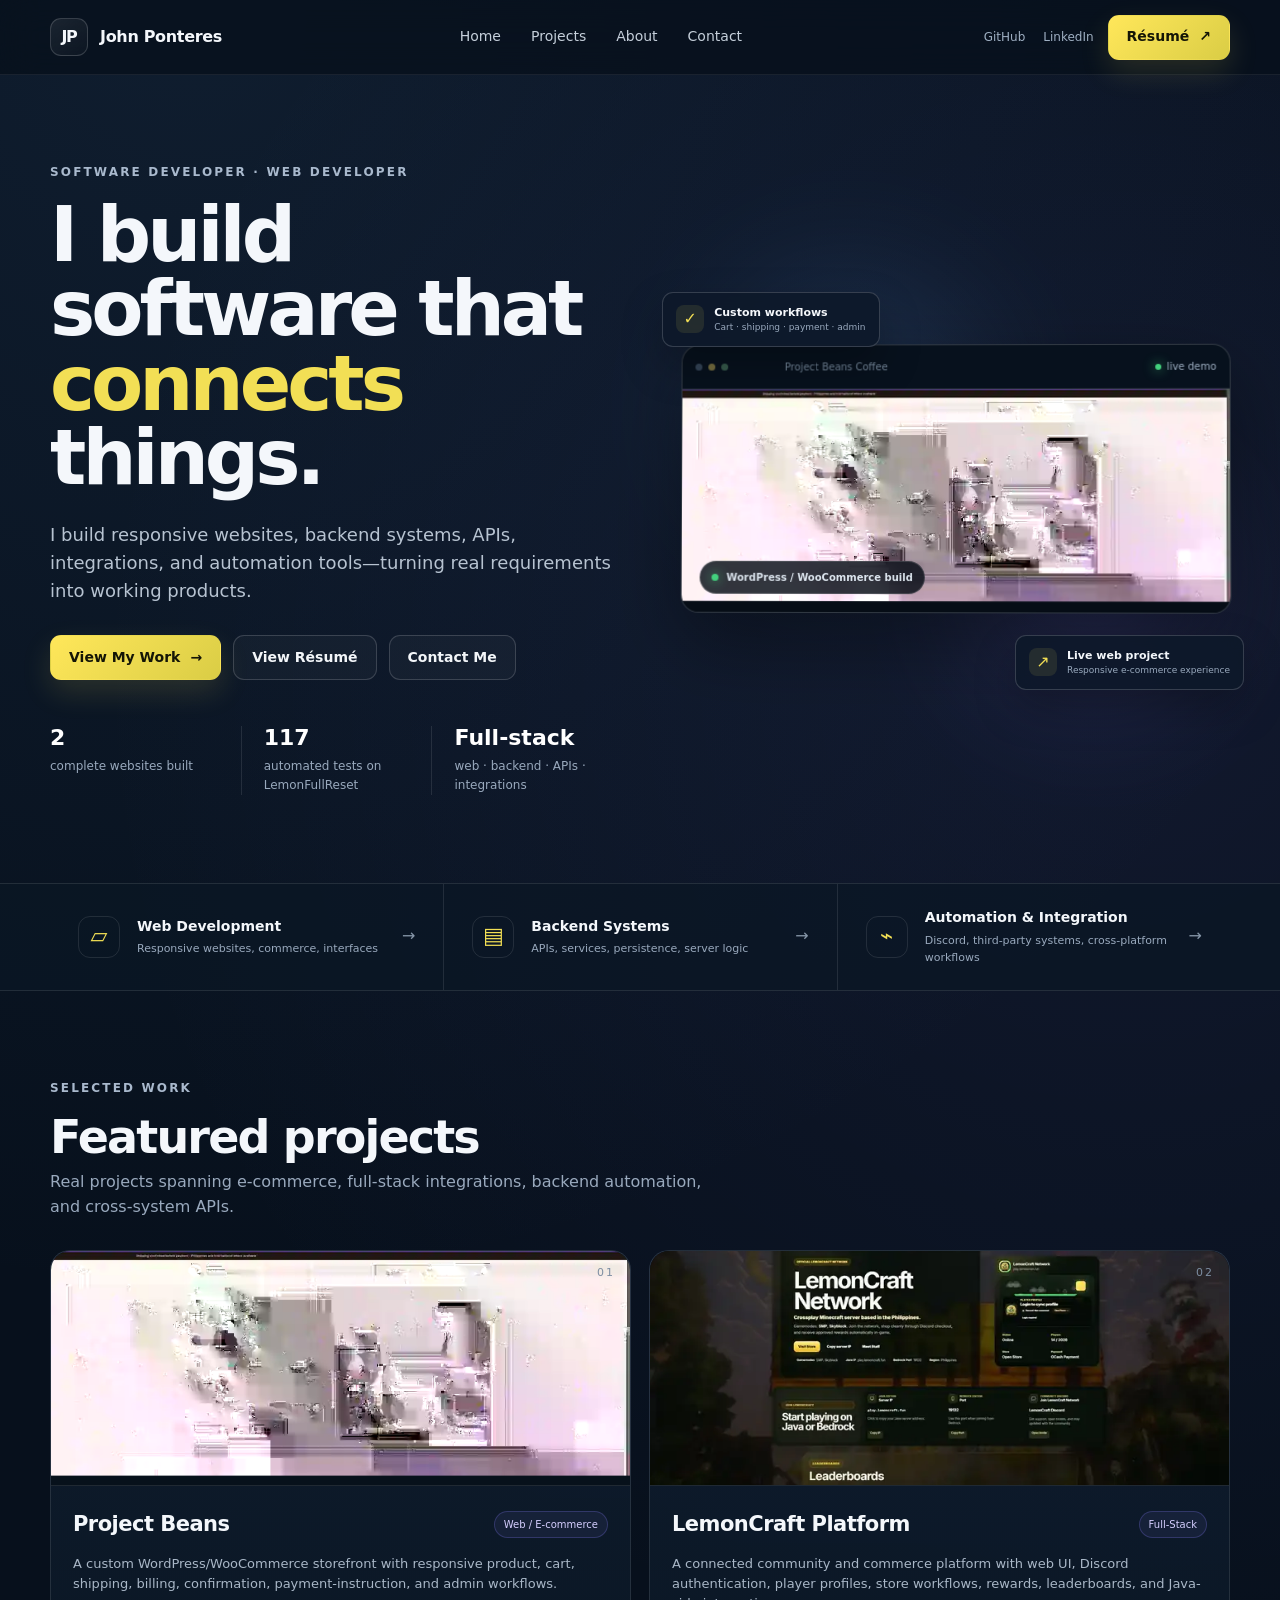
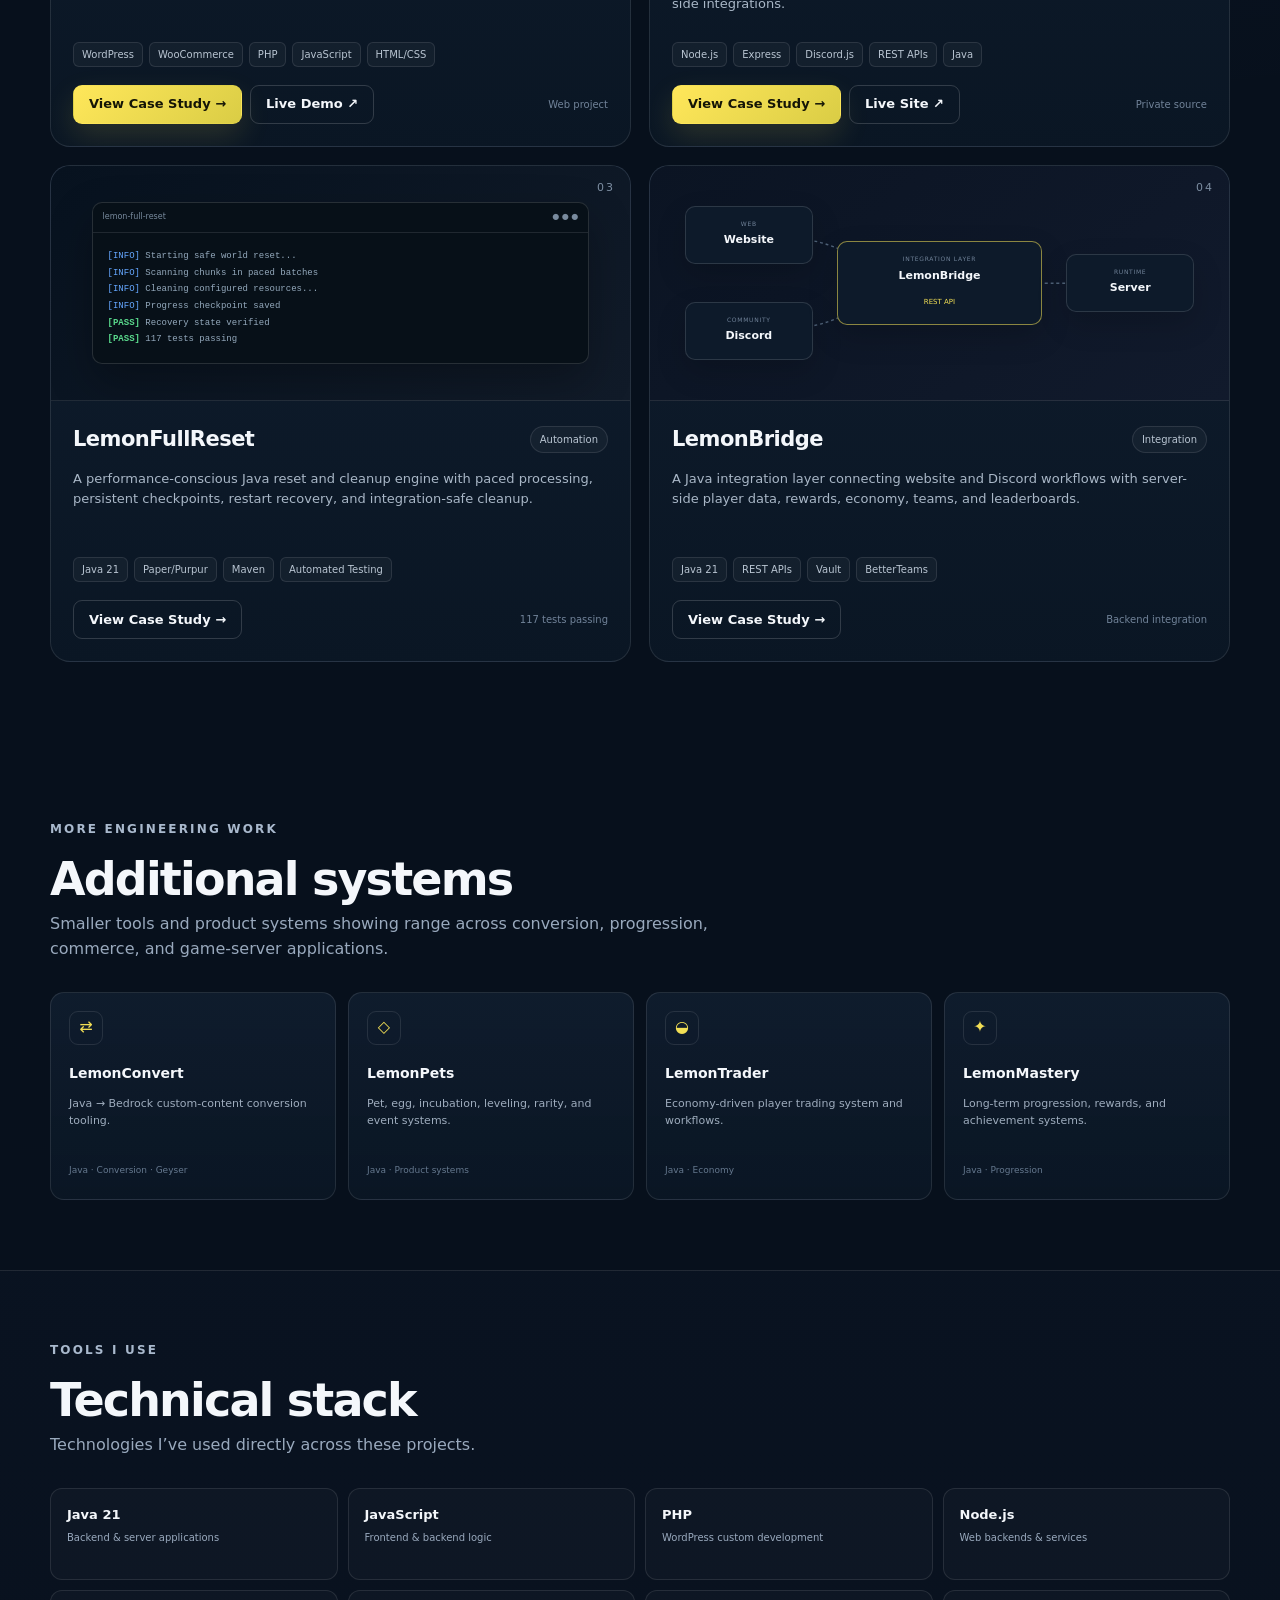
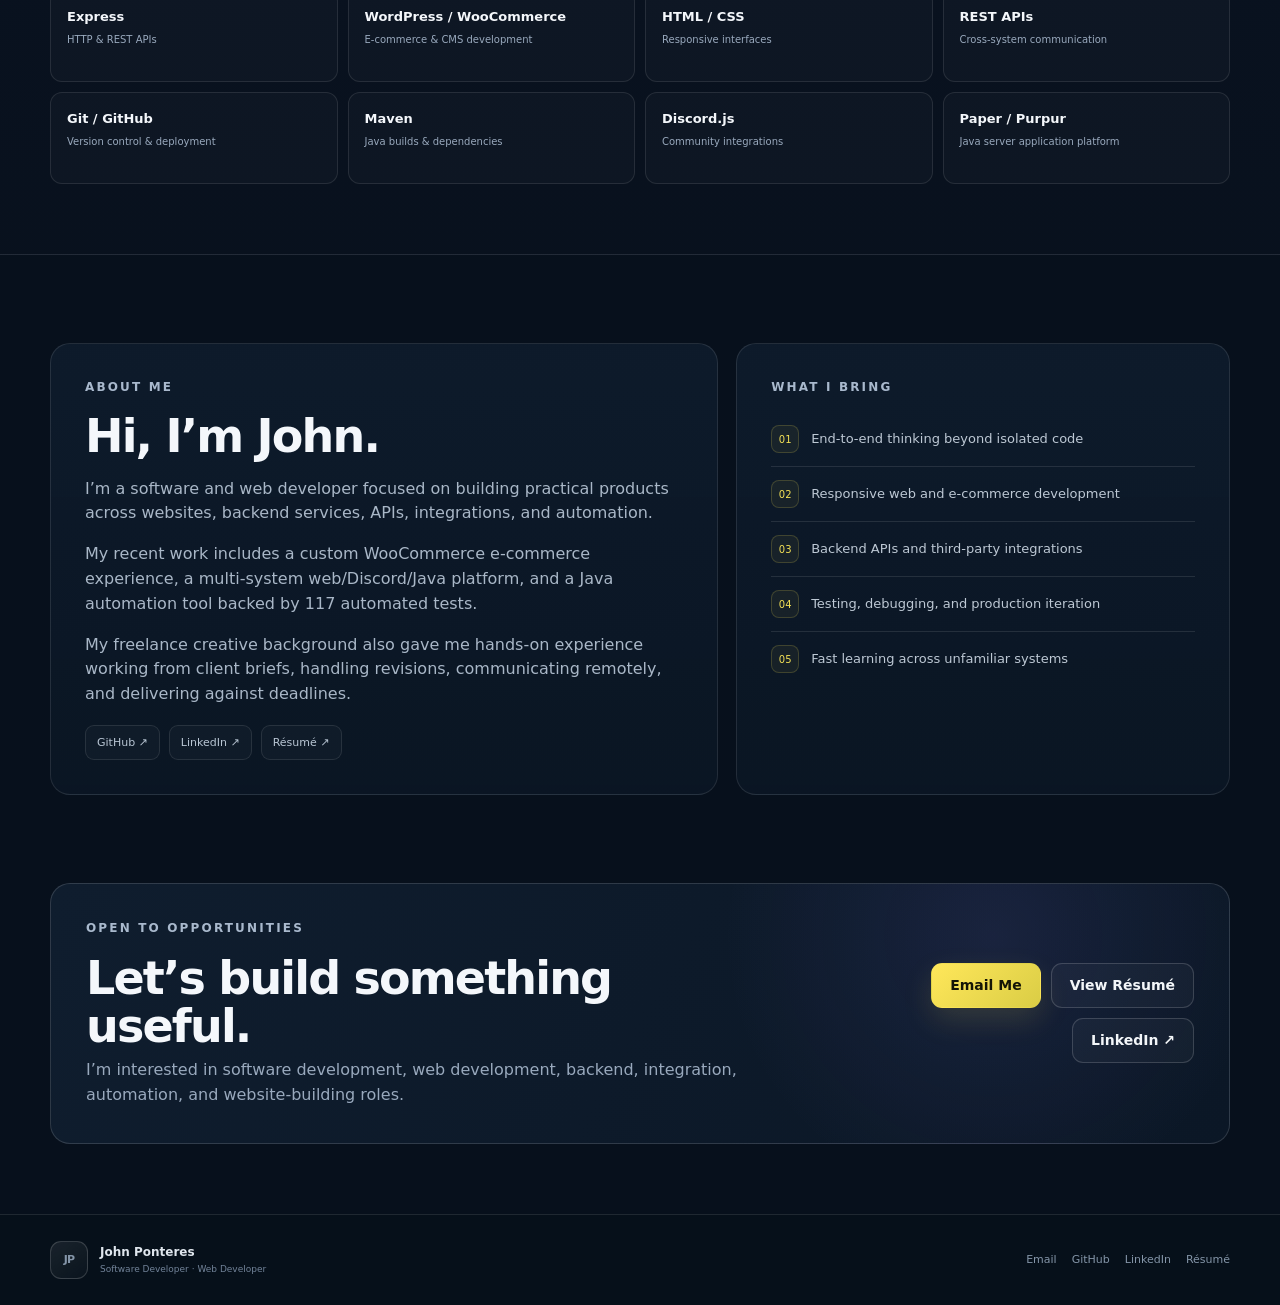
<file: index.html>
<!doctype html>
<html lang="en">
<head>
  <meta charset="utf-8" />
  <meta name="viewport" content="width=device-width, initial-scale=1" />
  <meta name="description" content="John Ponteres — Software Developer & Web Developer building responsive websites, backend systems, APIs, integrations and automation tools." />
  <meta name="theme-color" content="#07101c" />
  <meta property="og:title" content="John Ponteres — Software Developer & Web Developer" />
  <meta property="og:description" content="Selected web, backend, integration and automation projects by John Ponteres." />
  <title>John Ponteres — Software Developer & Web Developer</title>
  <link rel="stylesheet" href="styles.css" />
</head>
<body>
  <div class="site-shell">
    <header class="nav-wrap">
      <nav class="nav container" aria-label="Primary navigation">
        <a class="brand" href="#top" aria-label="John Ponteres home">
          <span class="brand-mark">JP</span>
          <span class="brand-name">John Ponteres</span>
        </a>

        <div class="nav-links" id="navLinks">
          <a href="#top">Home</a>
          <a href="#projects">Projects</a>
          <a href="#about">About</a>
          <a href="#contact">Contact</a>
        </div>

        <div class="nav-actions">
          <a class="nav-social" href="https://github.com/havimotions" target="_blank" rel="noreferrer">GitHub</a>
          <a class="nav-social" href="https://www.linkedin.com/in/john-ponteres-2313a62a5/" target="_blank" rel="noreferrer">LinkedIn</a>
          <a class="btn btn-accent nav-cta" href="resume.html">Résumé <span>↗</span></a>
          <button class="menu-btn" aria-label="Toggle navigation" aria-expanded="false" aria-controls="navLinks">
            <span></span><span></span>
          </button>
        </div>
      </nav>
    </header>

    <main id="top">
      <section class="hero container section-pad">
        <div class="hero-copy reveal">
          <p class="eyebrow">SOFTWARE DEVELOPER · WEB DEVELOPER</p>
          <h1>I build software that <span class="accent-text">connects</span> things.</h1>
          <p class="hero-lede">I build responsive websites, backend systems, APIs, integrations, and automation tools—turning real requirements into working products.</p>

          <div class="hero-actions">
            <a class="btn btn-accent" href="#projects">View My Work <span>→</span></a>
            <a class="btn btn-ghost" href="resume.html">View Résumé</a>
            <a class="btn btn-ghost" href="mailto:johnponteres07@gmail.com">Contact Me</a>
          </div>

          <div class="proof-grid" aria-label="Selected proof points">
            <div><strong>2</strong><span>complete websites built</span></div>
            <div><strong>117</strong><span>automated tests on LemonFullReset</span></div>
            <div><strong>Full-stack</strong><span>web · backend · APIs · integrations</span></div>
          </div>
        </div>

        <div class="hero-visual reveal reveal-delay" aria-label="Project Beans website preview">
          <div class="glow-orb glow-one"></div>
          <div class="glow-orb glow-two"></div>

          <div class="browser-card real-preview">
            <div class="browser-top">
              <div class="window-dots"><i></i><i></i><i></i></div>
              <span>Project Beans Coffee</span>
              <span class="status-dot">live demo</span>
            </div>
            <div class="real-preview-wrap">
              <img class="hero-site-shot" src="assets/project-beans.webp" alt="Project Beans Coffee website homepage" />
              <span class="hero-live-pill">WordPress / WooCommerce build</span>
            </div>
          </div>

          <div class="floating-card float-a">
            <span>↗</span>
            <div><b>Live web project</b><small>Responsive e-commerce experience</small></div>
          </div>
          <div class="floating-card float-b">
            <span>✓</span>
            <div><b>Custom workflows</b><small>Cart · shipping · payment · admin</small></div>
          </div>
        </div>
      </section>

      <section class="capabilities-wrap">
        <div class="container capabilities">
          <article><span class="cap-icon">▱</span><div><b>Web Development</b><small>Responsive websites, commerce, interfaces</small></div><em>→</em></article>
          <article><span class="cap-icon">▤</span><div><b>Backend Systems</b><small>APIs, services, persistence, server logic</small></div><em>→</em></article>
          <article><span class="cap-icon">⌁</span><div><b>Automation & Integration</b><small>Discord, third-party systems, cross-platform workflows</small></div><em>→</em></article>
        </div>
      </section>

      <section class="container section-pad" id="projects">
        <div class="section-heading reveal">
          <div>
            <p class="eyebrow">SELECTED WORK</p>
            <h2>Featured projects</h2>
            <p>Real projects spanning e-commerce, full-stack integrations, backend automation, and cross-system APIs.</p>
          </div>
        </div>

        <div class="project-grid">
          <article class="project-card reveal">
            <div class="project-media image-media">
              <img class="project-shot" src="assets/project-beans.webp" alt="Project Beans Coffee website" />
              <span class="project-number">01</span>
            </div>
            <div class="project-body">
              <div class="project-topline">
                <h3>Project Beans</h3>
                <span class="tag primary">Web / E-commerce</span>
              </div>
              <p>A custom WordPress/WooCommerce storefront with responsive product, cart, shipping, billing, confirmation, payment-instruction, and admin workflows.</p>
              <div class="tags">
                <span>WordPress</span><span>WooCommerce</span><span>PHP</span><span>JavaScript</span><span>HTML/CSS</span>
              </div>
              <div class="project-actions">
                <div class="project-action-links">
                  <a class="btn btn-accent btn-small" href="projects/project-beans.html">View Case Study →</a>
                  <a class="btn btn-outline btn-small" href="https://johnponteres07-qkwgz-studio.wp.build" target="_blank" rel="noreferrer">Live Demo ↗</a>
                </div>
                <span class="private-note">Web project</span>
              </div>
            </div>
          </article>

          <article class="project-card reveal">
            <div class="project-media image-media">
              <img class="project-shot lemon-shot" src="assets/lemoncraft-card.webp" alt="LemonCraft Network showcase" />
              <span class="project-number">02</span>
            </div>
            <div class="project-body">
              <div class="project-topline">
                <h3>LemonCraft Platform</h3>
                <span class="tag primary">Full-Stack</span>
              </div>
              <p>A connected community and commerce platform with web UI, Discord authentication, player profiles, store workflows, rewards, leaderboards, and Java-side integrations.</p>
              <div class="tags">
                <span>Node.js</span><span>Express</span><span>Discord.js</span><span>REST APIs</span><span>Java</span>
              </div>
              <div class="project-actions">
                <div class="project-action-links">
                  <a class="btn btn-accent btn-small" href="projects/lemoncraft.html">View Case Study →</a>
                  <a class="btn btn-outline btn-small" href="https://store.lemoncraft.fun" target="_blank" rel="noreferrer">Live Site ↗</a>
                </div>
                <span class="private-note">Private source</span>
              </div>
            </div>
          </article>

          <article class="project-card reveal">
            <div class="project-media terminal-media">
              <div class="terminal">
                <div class="terminal-head"><span>lemon-full-reset</span><span>● ● ●</span></div>
                <code><i>[INFO]</i> Starting safe world reset...<br><i>[INFO]</i> Scanning chunks in paced batches<br><i>[INFO]</i> Cleaning configured resources...<br><i>[INFO]</i> Progress checkpoint saved<br><b>[PASS]</b> Recovery state verified<br><b>[PASS]</b> 117 tests passing</code>
              </div>
              <span class="project-number">03</span>
            </div>
            <div class="project-body">
              <div class="project-topline">
                <h3>LemonFullReset</h3>
                <span class="tag">Automation</span>
              </div>
              <p>A performance-conscious Java reset and cleanup engine with paced processing, persistent checkpoints, restart recovery, and integration-safe cleanup.</p>
              <div class="tags">
                <span>Java 21</span><span>Paper/Purpur</span><span>Maven</span><span>Automated Testing</span>
              </div>
              <div class="project-actions">
                <a class="btn btn-outline btn-small" href="projects/lemonfullreset.html">View Case Study →</a>
                <span class="private-note">117 tests passing</span>
              </div>
            </div>
          </article>

          <article class="project-card reveal">
            <div class="project-media architecture-media">
              <div class="arch-grid">
                <div class="arch-node"><small>WEB</small><b>Website</b></div>
                <div class="arch-node"><small>COMMUNITY</small><b>Discord</b></div>
                <div class="arch-core"><small>INTEGRATION LAYER</small><b>LemonBridge</b><span>REST API</span></div>
                <div class="arch-node"><small>RUNTIME</small><b>Server</b></div>
                <svg viewBox="0 0 700 260" preserveAspectRatio="none" aria-hidden="true">
                  <path d="M130,65 C240,65 250,130 330,130"/>
                  <path d="M130,195 C240,195 250,130 330,130"/>
                  <path d="M470,130 C535,130 545,130 590,130"/>
                </svg>
              </div>
              <span class="project-number">04</span>
            </div>
            <div class="project-body">
              <div class="project-topline">
                <h3>LemonBridge</h3>
                <span class="tag">Integration</span>
              </div>
              <p>A Java integration layer connecting website and Discord workflows with server-side player data, rewards, economy, teams, and leaderboards.</p>
              <div class="tags">
                <span>Java 21</span><span>REST APIs</span><span>Vault</span><span>BetterTeams</span>
              </div>
              <div class="project-actions">
                <a class="btn btn-outline btn-small" href="projects/lemonbridge.html">View Case Study →</a>
                <span class="private-note">Backend integration</span>
              </div>
            </div>
          </article>
        </div>
      </section>

      <section class="container section-pad compact-pad">
        <div class="section-heading reveal">
          <div>
            <p class="eyebrow">MORE ENGINEERING WORK</p>
            <h2>Additional systems</h2>
            <p>Smaller tools and product systems showing range across conversion, progression, commerce, and game-server applications.</p>
          </div>
        </div>

        <div class="small-projects reveal">
          <article><span>⇄</span><h3>LemonConvert</h3><p>Java → Bedrock custom-content conversion tooling.</p><small>Java · Conversion · Geyser</small></article>
          <article><span>◇</span><h3>LemonPets</h3><p>Pet, egg, incubation, leveling, rarity, and event systems.</p><small>Java · Product systems</small></article>
          <article><span>◒</span><h3>LemonTrader</h3><p>Economy-driven player trading system and workflows.</p><small>Java · Economy</small></article>
          <article><span>✦</span><h3>LemonMastery</h3><p>Long-term progression, rewards, and achievement systems.</p><small>Java · Progression</small></article>
        </div>
      </section>

      <section class="tech-wrap">
        <div class="container section-pad compact-pad">
          <div class="section-heading reveal">
            <div>
              <p class="eyebrow">TOOLS I USE</p>
              <h2>Technical stack</h2>
              <p>Technologies I’ve used directly across these projects.</p>
            </div>
          </div>

          <div class="tech-grid reveal">
            <div><b>Java 21</b><small>Backend & server applications</small></div>
            <div><b>JavaScript</b><small>Frontend & backend logic</small></div>
            <div><b>PHP</b><small>WordPress custom development</small></div>
            <div><b>Node.js</b><small>Web backends & services</small></div>
            <div><b>Express</b><small>HTTP & REST APIs</small></div>
            <div><b>WordPress / WooCommerce</b><small>E-commerce & CMS development</small></div>
            <div><b>HTML / CSS</b><small>Responsive interfaces</small></div>
            <div><b>REST APIs</b><small>Cross-system communication</small></div>
            <div><b>Git / GitHub</b><small>Version control & deployment</small></div>
            <div><b>Maven</b><small>Java builds & dependencies</small></div>
            <div><b>Discord.js</b><small>Community integrations</small></div>
            <div><b>Paper / Purpur</b><small>Java server application platform</small></div>
          </div>
        </div>
      </section>

      <section class="container section-pad" id="about">
        <div class="about-grid">
          <div class="about-card reveal">
            <p class="eyebrow">ABOUT ME</p>
            <h2>Hi, I’m John.</h2>
            <p>I’m a software and web developer focused on building practical products across websites, backend services, APIs, integrations, and automation.</p>
            <p>My recent work includes a custom WooCommerce e-commerce experience, a multi-system web/Discord/Java platform, and a Java automation tool backed by 117 automated tests.</p>
            <p>My freelance creative background also gave me hands-on experience working from client briefs, handling revisions, communicating remotely, and delivering against deadlines.</p>

            <div class="social-row">
              <a href="https://github.com/havimotions" target="_blank" rel="noreferrer">GitHub ↗</a>
              <a href="https://www.linkedin.com/in/john-ponteres-2313a62a5/" target="_blank" rel="noreferrer">LinkedIn ↗</a>
              <a href="resume.html">Résumé ↗</a>
            </div>
          </div>

          <div class="drive-card reveal">
            <p class="eyebrow">WHAT I BRING</p>
            <ul>
              <li><span>01</span> End-to-end thinking beyond isolated code</li>
              <li><span>02</span> Responsive web and e-commerce development</li>
              <li><span>03</span> Backend APIs and third-party integrations</li>
              <li><span>04</span> Testing, debugging, and production iteration</li>
              <li><span>05</span> Fast learning across unfamiliar systems</li>
            </ul>
          </div>
        </div>
      </section>

      <section class="container contact-section" id="contact">
        <div class="contact-card reveal">
          <div>
            <p class="eyebrow">OPEN TO OPPORTUNITIES</p>
            <h2>Let’s build something useful.</h2>
            <p>I’m interested in software development, web development, backend, integration, automation, and website-building roles.</p>
          </div>
          <div class="contact-actions">
            <a class="btn btn-accent" href="mailto:johnponteres07@gmail.com">Email Me</a>
            <a class="btn btn-ghost" href="resume.html">View Résumé</a>
            <a class="btn btn-ghost" href="https://www.linkedin.com/in/john-ponteres-2313a62a5/" target="_blank" rel="noreferrer">LinkedIn ↗</a>
          </div>
        </div>
      </section>
    </main>

    <footer>
      <div class="container footer-inner">
        <div class="brand">
          <span class="brand-mark">JP</span>
          <div><b>John Ponteres</b><small>Software Developer · Web Developer</small></div>
        </div>
        <div class="footer-links">
          <a href="mailto:johnponteres07@gmail.com">Email</a>
          <a href="https://github.com/havimotions" target="_blank" rel="noreferrer">GitHub</a>
          <a href="https://www.linkedin.com/in/john-ponteres-2313a62a5/" target="_blank" rel="noreferrer">LinkedIn</a>
          <a href="resume.html">Résumé</a>
        </div>
      </div>
    </footer>
  </div>

  <script src="script.js"></script>
</body>
</html>
</file>
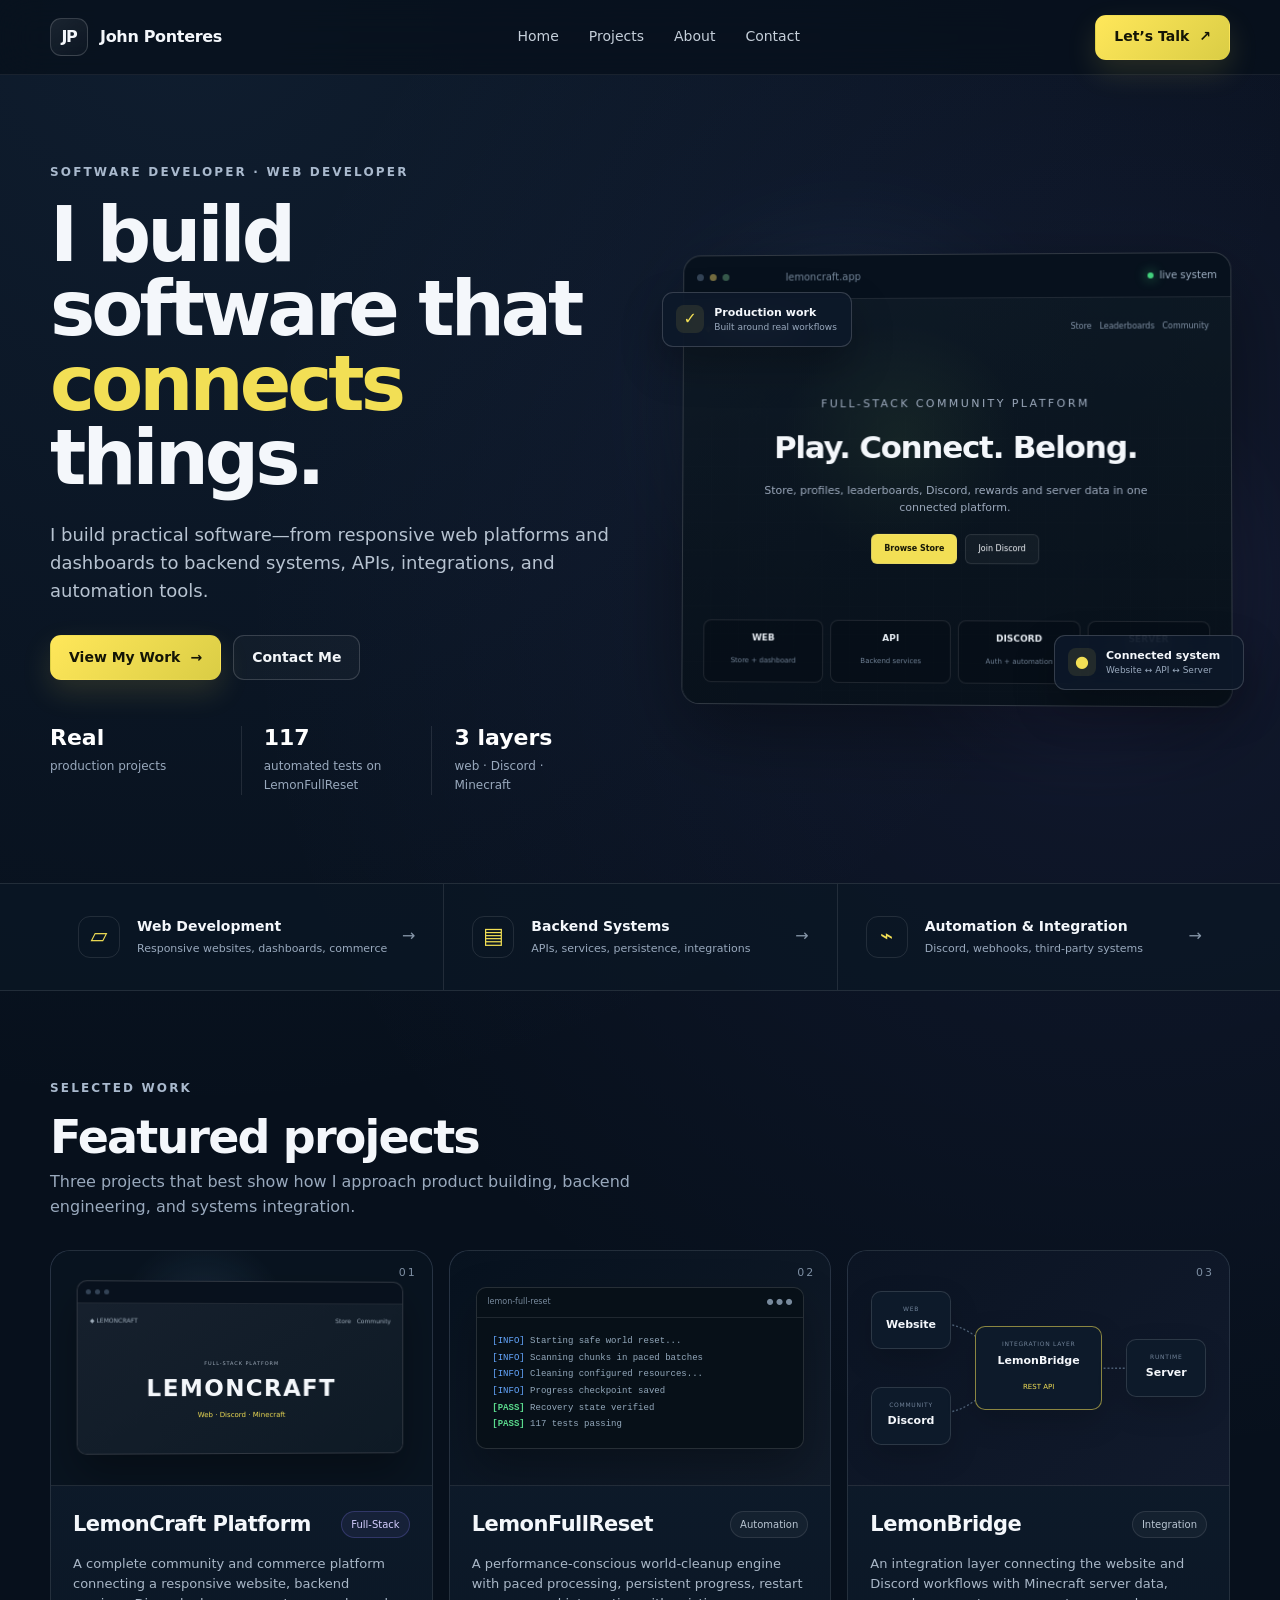
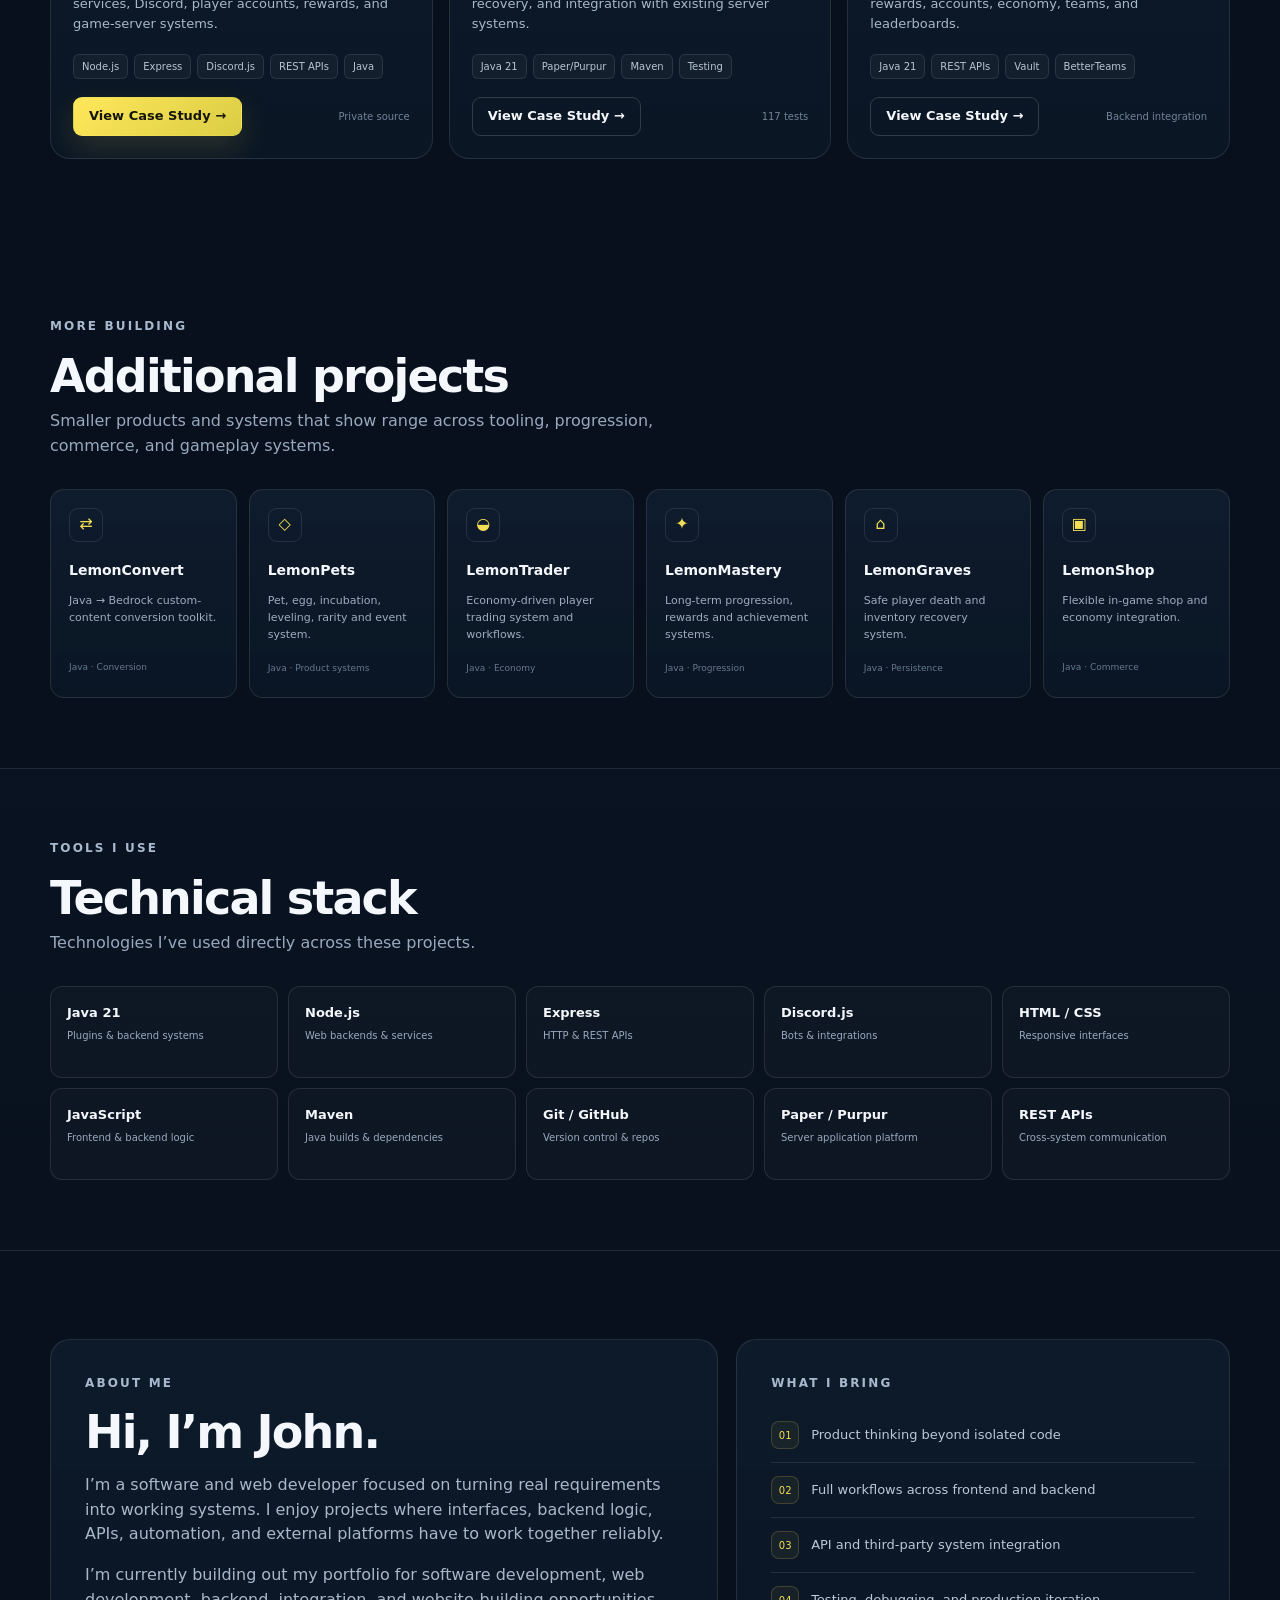
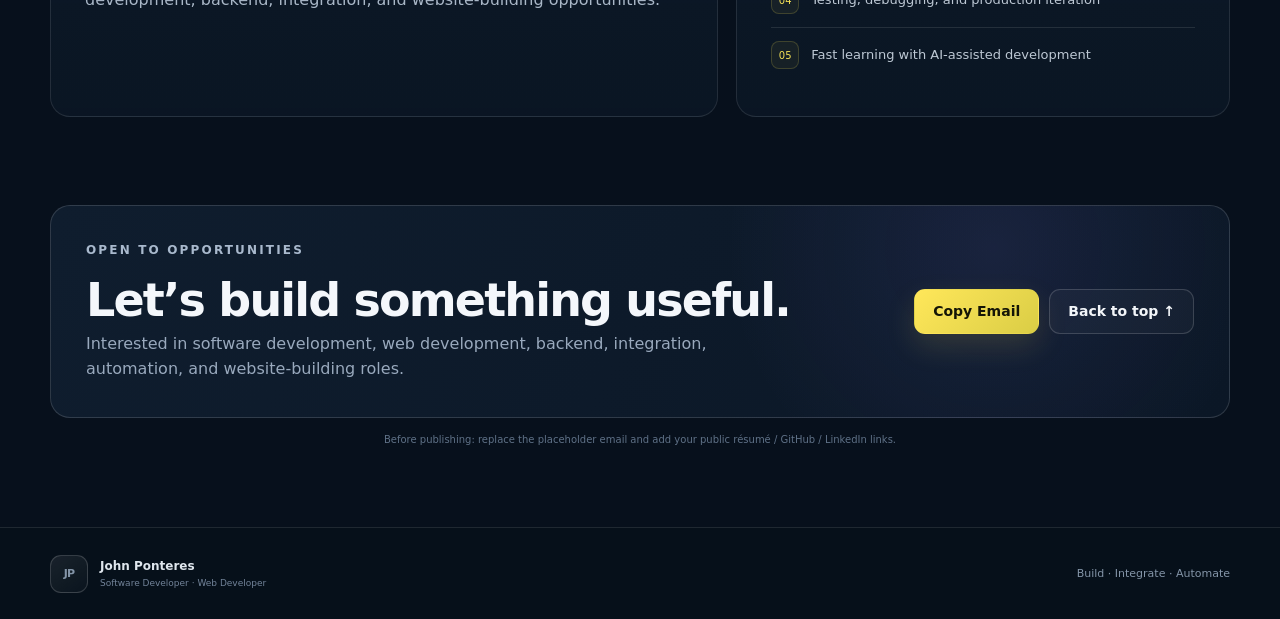
<file: john-portfolio-v1/index.html>
<!doctype html>
<html lang="en">
<head>
  <meta charset="utf-8" />
  <meta name="viewport" content="width=device-width, initial-scale=1" />
  <meta name="description" content="John Ponteres — Software Developer & Web Developer building full-stack web platforms, backend systems, APIs, integrations and automation tools." />
  <meta name="theme-color" content="#07101c" />
  <title>John Ponteres — Software Developer & Web Developer</title>
  <link rel="stylesheet" href="styles.css" />
</head>
<body>
  <div class="site-shell">
    <header class="nav-wrap">
      <nav class="nav container" aria-label="Primary navigation">
        <a class="brand" href="#top" aria-label="John Ponteres home">
          <span class="brand-mark">JP</span>
          <span class="brand-name">John Ponteres</span>
        </a>
        <div class="nav-links" id="navLinks">
          <a href="#top">Home</a>
          <a href="#projects">Projects</a>
          <a href="#about">About</a>
          <a href="#contact">Contact</a>
        </div>
        <a class="btn btn-accent nav-cta" href="#contact">Let’s Talk <span>↗</span></a>
        <button class="menu-btn" aria-label="Toggle navigation" aria-expanded="false" aria-controls="navLinks">
          <span></span><span></span>
        </button>
      </nav>
    </header>

    <main id="top">
      <section class="hero container section-pad">
        <div class="hero-copy reveal">
          <p class="eyebrow">SOFTWARE DEVELOPER · WEB DEVELOPER</p>
          <h1>I build software that <span class="accent-text">connects</span> things.</h1>
          <p class="hero-lede">I build practical software—from responsive web platforms and dashboards to backend systems, APIs, integrations, and automation tools.</p>
          <div class="hero-actions">
            <a class="btn btn-accent" href="#projects">View My Work <span>→</span></a>
            <a class="btn btn-ghost" href="#contact">Contact Me</a>
          </div>
          <div class="proof-grid" aria-label="Selected proof points">
            <div><strong>Real</strong><span>production projects</span></div>
            <div><strong>117</strong><span>automated tests on LemonFullReset</span></div>
            <div><strong>3 layers</strong><span>web · Discord · Minecraft</span></div>
          </div>
        </div>

        <div class="hero-visual reveal reveal-delay" aria-label="LemonCraft platform preview">
          <div class="glow-orb glow-one"></div>
          <div class="glow-orb glow-two"></div>
          <div class="browser-card">
            <div class="browser-top">
              <div class="window-dots"><i></i><i></i><i></i></div>
              <span>lemoncraft.app</span>
              <span class="status-dot">live system</span>
            </div>
            <div class="platform-preview">
              <div class="preview-nav">
                <span class="lemon-logo">◆</span>
                <strong>LEMONCRAFT</strong>
                <span class="preview-nav-links">Store &nbsp; Leaderboards &nbsp; Community</span>
              </div>
              <div class="preview-hero">
                <p class="tiny-label">FULL-STACK COMMUNITY PLATFORM</p>
                <h3>Play. Connect. Belong.</h3>
                <p>Store, profiles, leaderboards, Discord, rewards and server data in one connected platform.</p>
                <div class="preview-buttons"><span>Browse Store</span><span>Join Discord</span></div>
              </div>
              <div class="preview-stats">
                <div><b>WEB</b><small>Store + dashboard</small></div>
                <div><b>API</b><small>Backend services</small></div>
                <div><b>DISCORD</b><small>Auth + automation</small></div>
                <div><b>SERVER</b><small>Rewards + data</small></div>
              </div>
            </div>
          </div>
          <div class="floating-card float-a"><span>●</span><div><b>Connected system</b><small>Website ↔ API ↔ Server</small></div></div>
          <div class="floating-card float-b"><span>✓</span><div><b>Production work</b><small>Built around real workflows</small></div></div>
        </div>
      </section>

      <section class="capabilities-wrap">
        <div class="container capabilities">
          <article><span class="cap-icon">▱</span><div><b>Web Development</b><small>Responsive websites, dashboards, commerce</small></div><em>→</em></article>
          <article><span class="cap-icon">▤</span><div><b>Backend Systems</b><small>APIs, services, persistence, integrations</small></div><em>→</em></article>
          <article><span class="cap-icon">⌁</span><div><b>Automation & Integration</b><small>Discord, webhooks, third-party systems</small></div><em>→</em></article>
        </div>
      </section>

      <section class="container section-pad" id="projects">
        <div class="section-heading reveal">
          <div>
            <p class="eyebrow">SELECTED WORK</p>
            <h2>Featured projects</h2>
            <p>Three projects that best show how I approach product building, backend engineering, and systems integration.</p>
          </div>
        </div>

        <div class="project-grid">
          <article class="project-card feature-project reveal">
            <div class="project-media web-media">
              <div class="mini-browser">
                <div class="mini-bar"><i></i><i></i><i></i></div>
                <div class="mini-site">
                  <div class="mini-site-top"><span>◆ LEMONCRAFT</span><span>Store &nbsp; Community</span></div>
                  <div class="mini-site-center"><small>FULL-STACK PLATFORM</small><strong>LEMONCRAFT</strong><span>Web · Discord · Minecraft</span></div>
                </div>
              </div>
              <span class="project-number">01</span>
            </div>
            <div class="project-body">
              <div class="project-topline"><h3>LemonCraft Platform</h3><span class="tag primary">Full-Stack</span></div>
              <p>A complete community and commerce platform connecting a responsive website, backend services, Discord, player accounts, rewards, and game-server systems.</p>
              <div class="tags"><span>Node.js</span><span>Express</span><span>Discord.js</span><span>REST APIs</span><span>Java</span></div>
              <div class="project-actions"><a class="btn btn-accent btn-small" href="projects/lemoncraft.html">View Case Study →</a><span class="private-note">Private source</span></div>
            </div>
          </article>

          <article class="project-card reveal">
            <div class="project-media terminal-media">
              <div class="terminal">
                <div class="terminal-head"><span>lemon-full-reset</span><span>● ● ●</span></div>
                <code><i>[INFO]</i> Starting safe world reset...<br><i>[INFO]</i> Scanning chunks in paced batches<br><i>[INFO]</i> Cleaning configured resources...<br><i>[INFO]</i> Progress checkpoint saved<br><b>[PASS]</b> Recovery state verified<br><b>[PASS]</b> 117 tests passing</code>
              </div>
              <span class="project-number">02</span>
            </div>
            <div class="project-body">
              <div class="project-topline"><h3>LemonFullReset</h3><span class="tag">Automation</span></div>
              <p>A performance-conscious world-cleanup engine with paced processing, persistent progress, restart recovery, and integration with existing server systems.</p>
              <div class="tags"><span>Java 21</span><span>Paper/Purpur</span><span>Maven</span><span>Testing</span></div>
              <div class="project-actions"><a class="btn btn-outline btn-small" href="projects/lemonfullreset.html">View Case Study →</a><span class="private-note">117 tests</span></div>
            </div>
          </article>

          <article class="project-card reveal">
            <div class="project-media architecture-media">
              <div class="arch-grid">
                <div class="arch-node"><small>WEB</small><b>Website</b></div>
                <div class="arch-node"><small>COMMUNITY</small><b>Discord</b></div>
                <div class="arch-core"><small>INTEGRATION LAYER</small><b>LemonBridge</b><span>REST API</span></div>
                <div class="arch-node"><small>RUNTIME</small><b>Server</b></div>
                <svg viewBox="0 0 700 260" preserveAspectRatio="none" aria-hidden="true"><path d="M130,65 C240,65 250,130 330,130"/><path d="M130,195 C240,195 250,130 330,130"/><path d="M470,130 C535,130 545,130 590,130"/></svg>
              </div>
              <span class="project-number">03</span>
            </div>
            <div class="project-body">
              <div class="project-topline"><h3>LemonBridge</h3><span class="tag">Integration</span></div>
              <p>An integration layer connecting the website and Discord workflows with Minecraft server data, rewards, accounts, economy, teams, and leaderboards.</p>
              <div class="tags"><span>Java 21</span><span>REST APIs</span><span>Vault</span><span>BetterTeams</span></div>
              <div class="project-actions"><a class="btn btn-outline btn-small" href="projects/lemonbridge.html">View Case Study →</a><span class="private-note">Backend integration</span></div>
            </div>
          </article>
        </div>
      </section>

      <section class="container section-pad compact-pad">
        <div class="section-heading reveal">
          <div><p class="eyebrow">MORE BUILDING</p><h2>Additional projects</h2><p>Smaller products and systems that show range across tooling, progression, commerce, and gameplay systems.</p></div>
        </div>
        <div class="small-projects reveal">
          <article><span>⇄</span><h3>LemonConvert</h3><p>Java → Bedrock custom-content conversion toolkit.</p><small>Java · Conversion</small></article>
          <article><span>◇</span><h3>LemonPets</h3><p>Pet, egg, incubation, leveling, rarity and event system.</p><small>Java · Product systems</small></article>
          <article><span>◒</span><h3>LemonTrader</h3><p>Economy-driven player trading system and workflows.</p><small>Java · Economy</small></article>
          <article><span>✦</span><h3>LemonMastery</h3><p>Long-term progression, rewards and achievement systems.</p><small>Java · Progression</small></article>
          <article><span>⌂</span><h3>LemonGraves</h3><p>Safe player death and inventory recovery system.</p><small>Java · Persistence</small></article>
          <article><span>▣</span><h3>LemonShop</h3><p>Flexible in-game shop and economy integration.</p><small>Java · Commerce</small></article>
        </div>
      </section>

      <section class="tech-wrap">
        <div class="container section-pad compact-pad">
          <div class="section-heading reveal"><div><p class="eyebrow">TOOLS I USE</p><h2>Technical stack</h2><p>Technologies I’ve used directly across these projects.</p></div></div>
          <div class="tech-grid reveal">
            <div><b>Java 21</b><small>Plugins & backend systems</small></div>
            <div><b>Node.js</b><small>Web backends & services</small></div>
            <div><b>Express</b><small>HTTP & REST APIs</small></div>
            <div><b>Discord.js</b><small>Bots & integrations</small></div>
            <div><b>HTML / CSS</b><small>Responsive interfaces</small></div>
            <div><b>JavaScript</b><small>Frontend & backend logic</small></div>
            <div><b>Maven</b><small>Java builds & dependencies</small></div>
            <div><b>Git / GitHub</b><small>Version control & repos</small></div>
            <div><b>Paper / Purpur</b><small>Server application platform</small></div>
            <div><b>REST APIs</b><small>Cross-system communication</small></div>
          </div>
        </div>
      </section>

      <section class="container section-pad" id="about">
        <div class="about-grid">
          <div class="about-card reveal">
            <p class="eyebrow">ABOUT ME</p>
            <h2>Hi, I’m John.</h2>
            <p>I’m a software and web developer focused on turning real requirements into working systems. I enjoy projects where interfaces, backend logic, APIs, automation, and external platforms have to work together reliably.</p>
            <p>I’m currently building out my portfolio for software development, web development, backend, integration, and website-building opportunities.</p>
          </div>
          <div class="drive-card reveal">
            <p class="eyebrow">WHAT I BRING</p>
            <ul>
              <li><span>01</span> Product thinking beyond isolated code</li>
              <li><span>02</span> Full workflows across frontend and backend</li>
              <li><span>03</span> API and third-party system integration</li>
              <li><span>04</span> Testing, debugging, and production iteration</li>
              <li><span>05</span> Fast learning with AI-assisted development</li>
            </ul>
          </div>
        </div>
      </section>

      <section class="container contact-section" id="contact">
        <div class="contact-card reveal">
          <div>
            <p class="eyebrow">OPEN TO OPPORTUNITIES</p>
            <h2>Let’s build something useful.</h2>
            <p>Interested in software development, web development, backend, integration, automation, and website-building roles.</p>
          </div>
          <div class="contact-actions">
            <button class="btn btn-accent" data-copy-email="john.ponteres@example.com">Copy Email</button>
            <a class="btn btn-ghost" href="#top">Back to top ↑</a>
          </div>
        </div>
        <p class="setup-note">Before publishing: replace the placeholder email and add your public résumé / GitHub / LinkedIn links.</p>
      </section>
    </main>

    <footer>
      <div class="container footer-inner">
        <div class="brand"><span class="brand-mark">JP</span><div><b>John Ponteres</b><small>Software Developer · Web Developer</small></div></div>
        <p>Build · Integrate · Automate</p>
      </div>
    </footer>
  </div>
  <script src="script.js"></script>
</body>
</html>
</file>
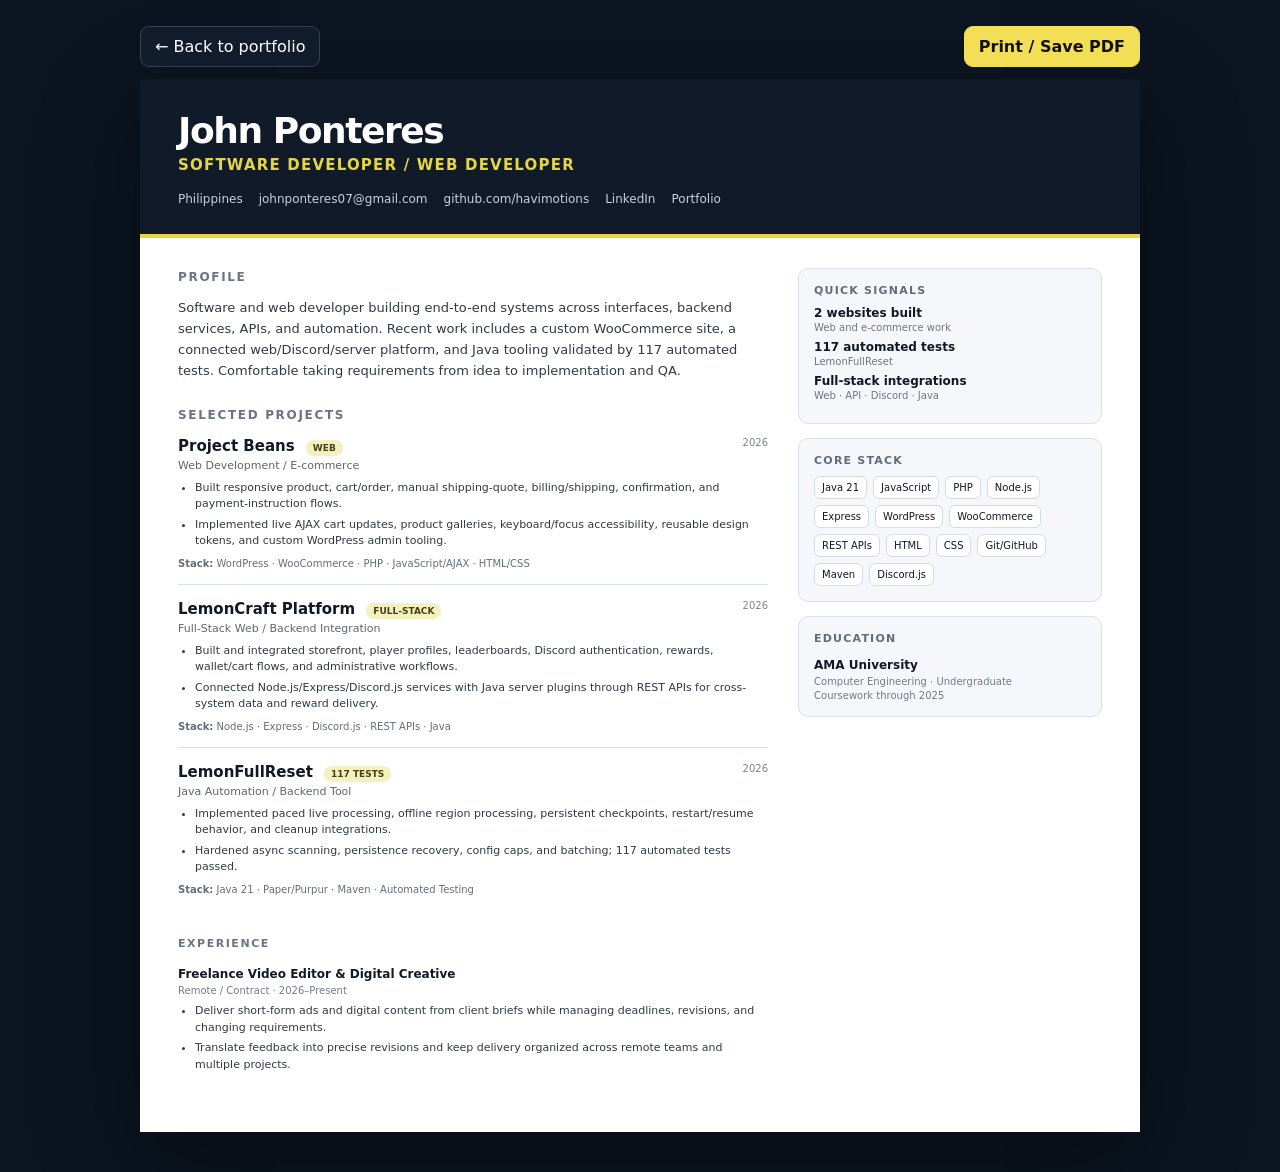
<file: resume.html>
<!doctype html>
<html lang="en">
<head>
  <meta charset="utf-8">
  <meta name="viewport" content="width=device-width,initial-scale=1">
  <meta name="description" content="Resume of John Ponteres — Software Developer and Web Developer.">
  <title>Résumé — John Ponteres</title>
  <style>
    :root{--ink:#111827;--muted:#5f6b7a;--line:#d9e0e8;--accent:#cabd2f;--soft:#f5f7fa}
    *{box-sizing:border-box} body{margin:0;background:#0b1420;font-family:Inter,ui-sans-serif,system-ui,-apple-system,BlinkMacSystemFont,"Segoe UI",sans-serif;color:var(--ink)}
    a{color:inherit}.toolbar{width:min(calc(100% - 32px),1000px);margin:26px auto 12px;display:flex;justify-content:space-between;gap:12px;align-items:center;color:white}
    .toolbar a,.toolbar button{border:1px solid rgba(255,255,255,.16);background:#111d2c;color:white;padding:10px 14px;border-radius:9px;font:inherit;cursor:pointer;text-decoration:none}
    .toolbar .accent{background:#f2df55;color:#111;border-color:#f2df55;font-weight:750}
    .resume{width:min(calc(100% - 32px),1000px);margin:0 auto 40px;background:white;box-shadow:0 30px 90px rgba(0,0,0,.35)}
    .head{padding:34px 38px 28px;background:#101a28;color:white;border-bottom:4px solid #e5d648}
    .head h1{font-size:36px;line-height:1;margin:0 0 7px;letter-spacing:-.04em}.head h2{font-size:15px;margin:0;color:#e5d648;letter-spacing:.08em}
    .contact{display:flex;flex-wrap:wrap;gap:8px 16px;margin-top:18px;color:#c8d1dc;font-size:12px}.contact a{text-decoration:none}
    .body{display:grid;grid-template-columns:1.65fr .85fr;gap:30px;padding:30px 38px 34px}
    section{margin-bottom:25px} .section-title{font-size:12px;letter-spacing:.14em;color:#697485;font-weight:800;margin:0 0 11px;text-transform:uppercase}
    p{font-size:12px;line-height:1.6;margin:0;color:#303946}.profile{font-size:13px}
    .project{padding:15px 0;border-top:1px solid var(--line)}.project:first-of-type{border-top:0;padding-top:0}
    .project-head{display:flex;justify-content:space-between;gap:12px;align-items:flex-start}.project h3{font-size:15px;margin:0}.project .meta{font-size:10px;color:#7a8491;white-space:nowrap}
    .project .role{font-size:11px;color:#5c6674;margin:3px 0 8px}.project ul,.exp ul{margin:7px 0 0;padding-left:17px}.project li,.exp li{font-size:11px;line-height:1.5;margin:4px 0;color:#303946}
    .stack{font-size:10px;margin-top:8px;color:#626d7b}.badge{display:inline-block;background:#f4f0bf;color:#46410f;border-radius:999px;padding:3px 7px;margin-left:6px;font-size:9px;font-weight:800}
    .side-card{padding:15px;border:1px solid var(--line);background:var(--soft);border-radius:10px;margin-bottom:14px}.side-card h3{font-size:11px;letter-spacing:.11em;text-transform:uppercase;margin:0 0 9px;color:#626d7b}
    .skills{display:flex;flex-wrap:wrap;gap:6px}.skills span{font-size:10px;padding:5px 7px;border:1px solid #d4dbe4;background:white;border-radius:6px}
    .signal{font-size:12px;font-weight:750;margin:7px 0}.signal small{display:block;font-weight:400;color:#6c7683;margin-top:2px}
    .edu b,.exp b{font-size:12px}.edu small,.exp small{display:block;font-size:10px;color:#707b89;margin-top:3px}.exp p{font-size:11px;margin-top:8px}
    @media(max-width:760px){.body{grid-template-columns:1fr;padding:24px}.head{padding:28px 24px}.resume{width:100%;margin:0}.toolbar{width:calc(100% - 24px)}}
    @media print{body{background:white}.toolbar{display:none}.resume{width:100%;margin:0;box-shadow:none}.head{print-color-adjust:exact;-webkit-print-color-adjust:exact}.body{padding:24px 32px}}
  </style>
</head>
<body>
  <div class="toolbar">
    <a href="index.html">← Back to portfolio</a>
    <button class="accent" onclick="window.print()">Print / Save PDF</button>
  </div>

  <main class="resume">
    <header class="head">
      <h1>John Ponteres</h1>
      <h2>SOFTWARE DEVELOPER / WEB DEVELOPER</h2>
      <div class="contact">
        <span>Philippines</span>
        <a href="mailto:johnponteres07@gmail.com">johnponteres07@gmail.com</a>
        <a href="https://github.com/havimotions" target="_blank" rel="noreferrer">github.com/havimotions</a>
        <a href="https://www.linkedin.com/in/john-ponteres-2313a62a5/" target="_blank" rel="noreferrer">LinkedIn</a>
        <a href="index.html">Portfolio</a>
      </div>
    </header>

    <div class="body">
      <div>
        <section>
          <p class="section-title">Profile</p>
          <p class="profile">Software and web developer building end-to-end systems across interfaces, backend services, APIs, and automation. Recent work includes a custom WooCommerce site, a connected web/Discord/server platform, and Java tooling validated by 117 automated tests. Comfortable taking requirements from idea to implementation and QA.</p>
        </section>

        <section>
          <p class="section-title">Selected Projects</p>

          <article class="project">
            <div class="project-head"><h3>Project Beans <span class="badge">WEB</span></h3><span class="meta">2026</span></div>
            <div class="role">Web Development / E-commerce</div>
            <ul>
              <li>Built responsive product, cart/order, manual shipping-quote, billing/shipping, confirmation, and payment-instruction flows.</li>
              <li>Implemented live AJAX cart updates, product galleries, keyboard/focus accessibility, reusable design tokens, and custom WordPress admin tooling.</li>
            </ul>
            <div class="stack"><b>Stack:</b> WordPress · WooCommerce · PHP · JavaScript/AJAX · HTML/CSS</div>
          </article>

          <article class="project">
            <div class="project-head"><h3>LemonCraft Platform <span class="badge">FULL-STACK</span></h3><span class="meta">2026</span></div>
            <div class="role">Full-Stack Web / Backend Integration</div>
            <ul>
              <li>Built and integrated storefront, player profiles, leaderboards, Discord authentication, rewards, wallet/cart flows, and administrative workflows.</li>
              <li>Connected Node.js/Express/Discord.js services with Java server plugins through REST APIs for cross-system data and reward delivery.</li>
            </ul>
            <div class="stack"><b>Stack:</b> Node.js · Express · Discord.js · REST APIs · Java</div>
          </article>

          <article class="project">
            <div class="project-head"><h3>LemonFullReset <span class="badge">117 TESTS</span></h3><span class="meta">2026</span></div>
            <div class="role">Java Automation / Backend Tool</div>
            <ul>
              <li>Implemented paced live processing, offline region processing, persistent checkpoints, restart/resume behavior, and cleanup integrations.</li>
              <li>Hardened async scanning, persistence recovery, config caps, and batching; 117 automated tests passed.</li>
            </ul>
            <div class="stack"><b>Stack:</b> Java 21 · Paper/Purpur · Maven · Automated Testing</div>
          </article>
        </section>

        <section class="exp">
          <p class="section-title">Experience</p>
          <b>Freelance Video Editor & Digital Creative</b>
          <small>Remote / Contract · 2026–Present</small>
          <ul>
            <li>Deliver short-form ads and digital content from client briefs while managing deadlines, revisions, and changing requirements.</li>
            <li>Translate feedback into precise revisions and keep delivery organized across remote teams and multiple projects.</li>
          </ul>
        </section>
      </div>

      <aside>
        <div class="side-card">
          <h3>Quick Signals</h3>
          <div class="signal">2 websites built<small>Web and e-commerce work</small></div>
          <div class="signal">117 automated tests<small>LemonFullReset</small></div>
          <div class="signal">Full-stack integrations<small>Web · API · Discord · Java</small></div>
        </div>

        <div class="side-card">
          <h3>Core Stack</h3>
          <div class="skills">
            <span>Java 21</span><span>JavaScript</span><span>PHP</span><span>Node.js</span><span>Express</span><span>WordPress</span><span>WooCommerce</span><span>REST APIs</span><span>HTML</span><span>CSS</span><span>Git/GitHub</span><span>Maven</span><span>Discord.js</span>
          </div>
        </div>

        <div class="side-card edu">
          <h3>Education</h3>
          <b>AMA University</b>
          <small>Computer Engineering · Undergraduate</small>
          <small>Coursework through 2025</small>
        </div>
      </aside>
    </div>
  </main>
</body>
</html>
</file>
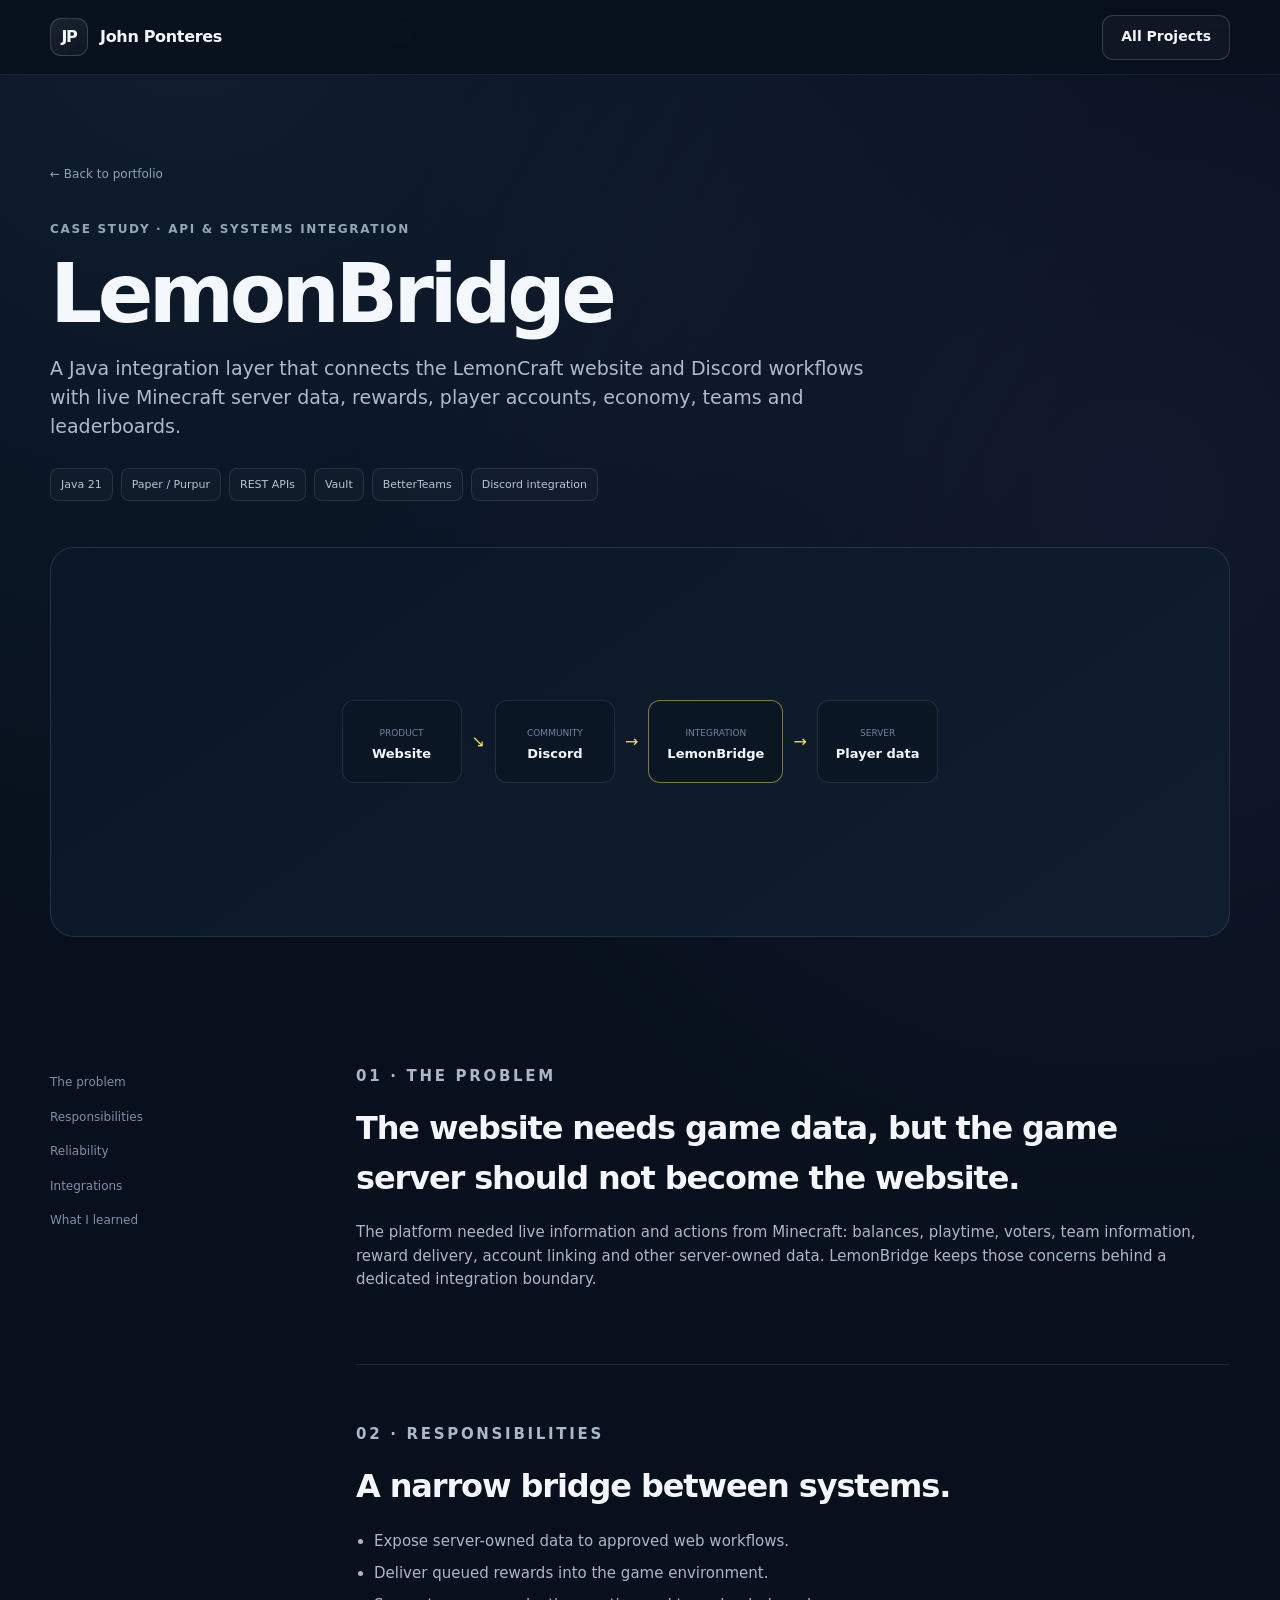
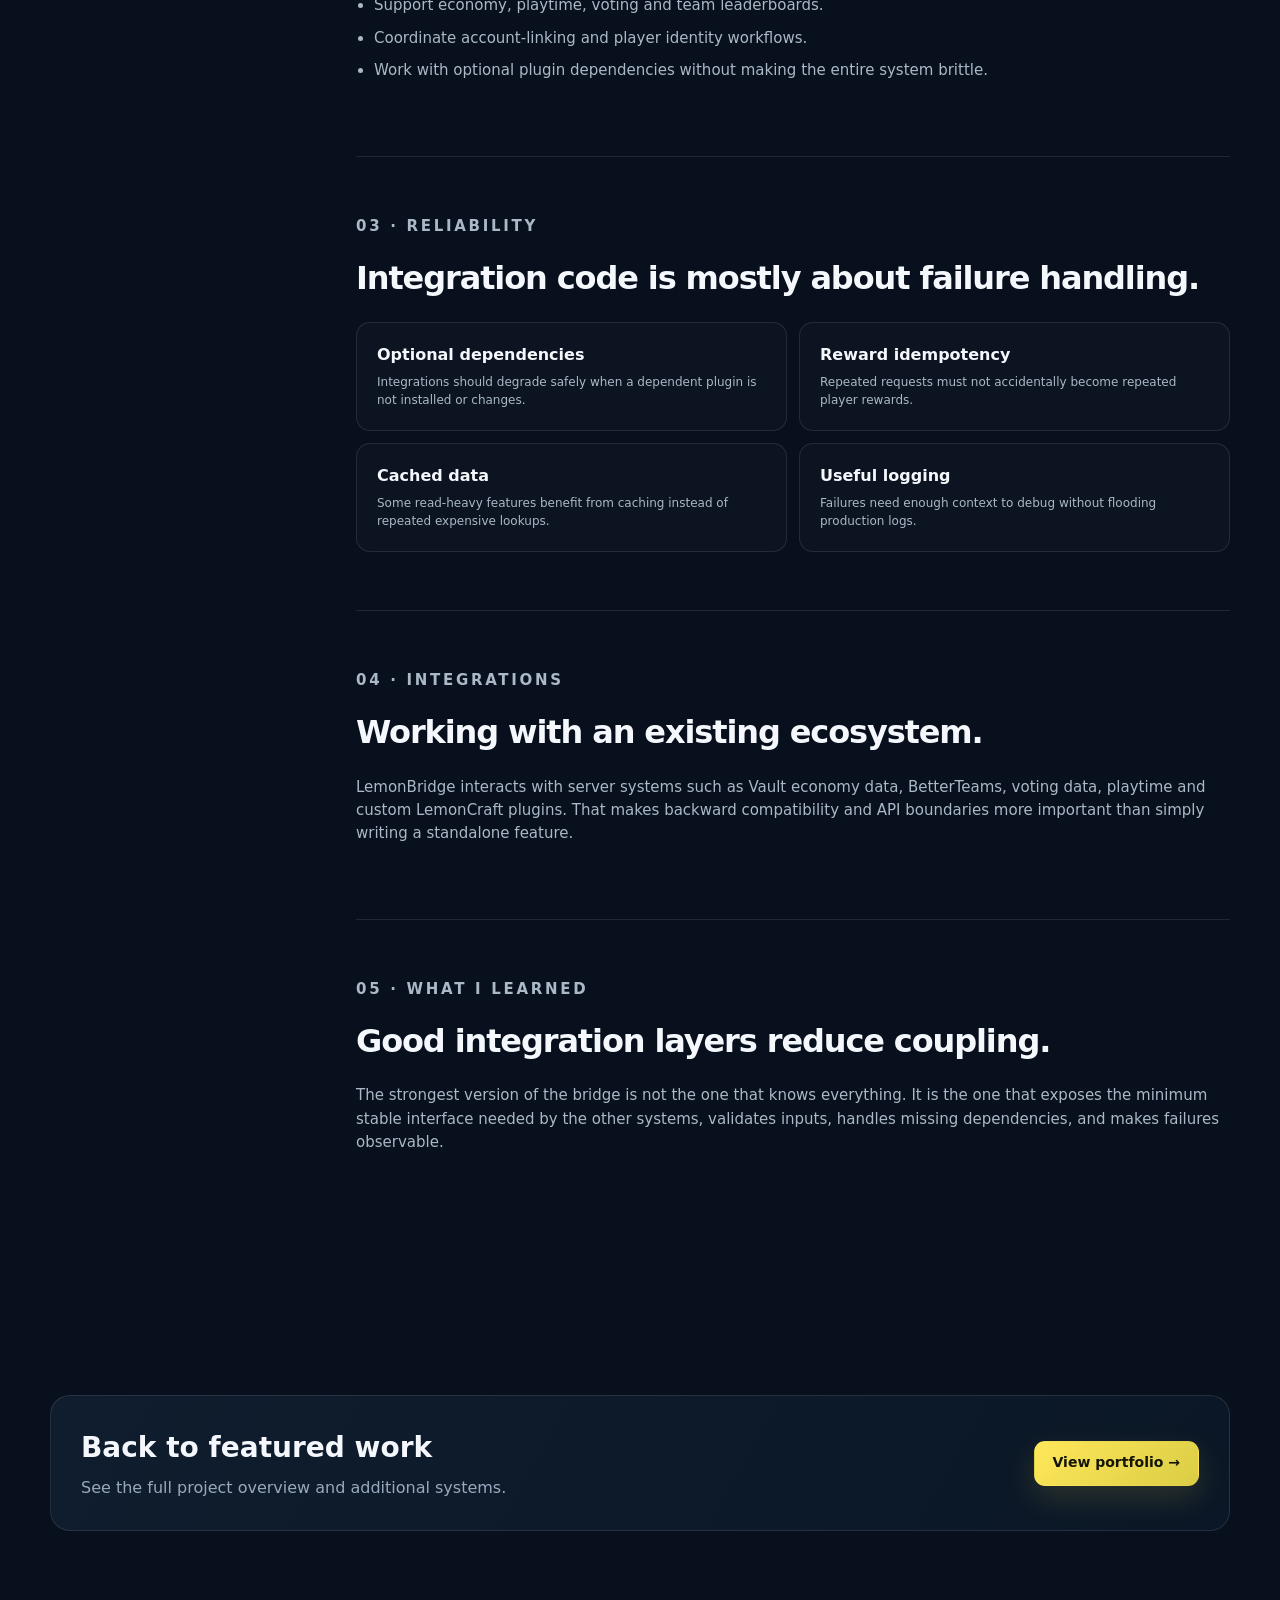
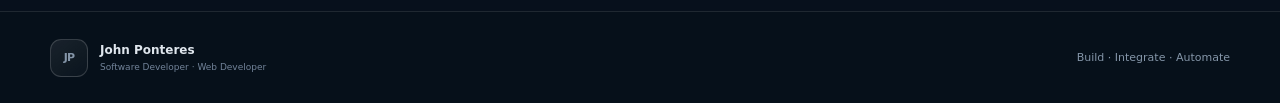
<file: projects/lemonbridge.html>
<!doctype html><html lang="en"><head><meta charset="utf-8"><meta name="viewport" content="width=device-width,initial-scale=1"><title>LemonBridge — John Ponteres</title><link rel="stylesheet" href="../case-study.css"></head><body>
<header class="nav-wrap"><nav class="nav container"><a class="brand" href="../index.html"><span class="brand-mark">JP</span><span class="brand-name">John Ponteres</span></a><a class="btn btn-ghost" href="../index.html#projects">All Projects</a></nav></header>
<main><section class="container case-hero"><a class="back-link" href="../index.html#projects">← Back to portfolio</a><div class="case-kicker">CASE STUDY · API & SYSTEMS INTEGRATION</div><h1 class="case-title">LemonBridge</h1><p class="case-lede">A Java integration layer that connects the LemonCraft website and Discord workflows with live Minecraft server data, rewards, player accounts, economy, teams and leaderboards.</p><div class="case-meta"><span>Java 21</span><span>Paper / Purpur</span><span>REST APIs</span><span>Vault</span><span>BetterTeams</span><span>Discord integration</span></div>
<div class="case-visual"><div class="flow"><div class="flow-box"><small>PRODUCT</small><b>Website</b></div><span class="flow-arrow">↘</span><div class="flow-box"><small>COMMUNITY</small><b>Discord</b></div><span class="flow-arrow">→</span><div class="flow-box" style="border-color:rgba(242,223,85,.5)"><small>INTEGRATION</small><b>LemonBridge</b></div><span class="flow-arrow">→</span><div class="flow-box"><small>SERVER</small><b>Player data</b></div></div></div></section>
<div class="container case-content"><aside class="case-sidebar"><a href="#problem">The problem</a><a href="#responsibility">Responsibilities</a><a href="#reliability">Reliability</a><a href="#integration">Integrations</a><a href="#learning">What I learned</a></aside><div class="case-main">
<section id="problem"><p class="eyebrow">01 · THE PROBLEM</p><h2>The website needs game data, but the game server should not become the website.</h2><p>The platform needed live information and actions from Minecraft: balances, playtime, voters, team information, reward delivery, account linking and other server-owned data. LemonBridge keeps those concerns behind a dedicated integration boundary.</p></section>
<section id="responsibility"><p class="eyebrow">02 · RESPONSIBILITIES</p><h2>A narrow bridge between systems.</h2><ul><li>Expose server-owned data to approved web workflows.</li><li>Deliver queued rewards into the game environment.</li><li>Support economy, playtime, voting and team leaderboards.</li><li>Coordinate account-linking and player identity workflows.</li><li>Work with optional plugin dependencies without making the entire system brittle.</li></ul></section>
<section id="reliability"><p class="eyebrow">03 · RELIABILITY</p><h2>Integration code is mostly about failure handling.</h2><div class="lessons"><div class="lesson"><b>Optional dependencies</b><p>Integrations should degrade safely when a dependent plugin is not installed or changes.</p></div><div class="lesson"><b>Reward idempotency</b><p>Repeated requests must not accidentally become repeated player rewards.</p></div><div class="lesson"><b>Cached data</b><p>Some read-heavy features benefit from caching instead of repeated expensive lookups.</p></div><div class="lesson"><b>Useful logging</b><p>Failures need enough context to debug without flooding production logs.</p></div></div></section>
<section id="integration"><p class="eyebrow">04 · INTEGRATIONS</p><h2>Working with an existing ecosystem.</h2><p>LemonBridge interacts with server systems such as Vault economy data, BetterTeams, voting data, playtime and custom LemonCraft plugins. That makes backward compatibility and API boundaries more important than simply writing a standalone feature.</p></section>
<section id="learning"><p class="eyebrow">05 · WHAT I LEARNED</p><h2>Good integration layers reduce coupling.</h2><p>The strongest version of the bridge is not the one that knows everything. It is the one that exposes the minimum stable interface needed by the other systems, validates inputs, handles missing dependencies, and makes failures observable.</p></section>
</div></div><section class="container case-footer-cta"><div class="case-footer-card"><div><h2>Back to featured work</h2><p>See the full project overview and additional systems.</p></div><a class="btn btn-accent" href="../index.html#projects">View portfolio →</a></div></section></main><footer><div class="container footer-inner"><div class="brand"><span class="brand-mark">JP</span><div><b>John Ponteres</b><small>Software Developer · Web Developer</small></div></div><p>Build · Integrate · Automate</p></div></footer></body></html>
</file>
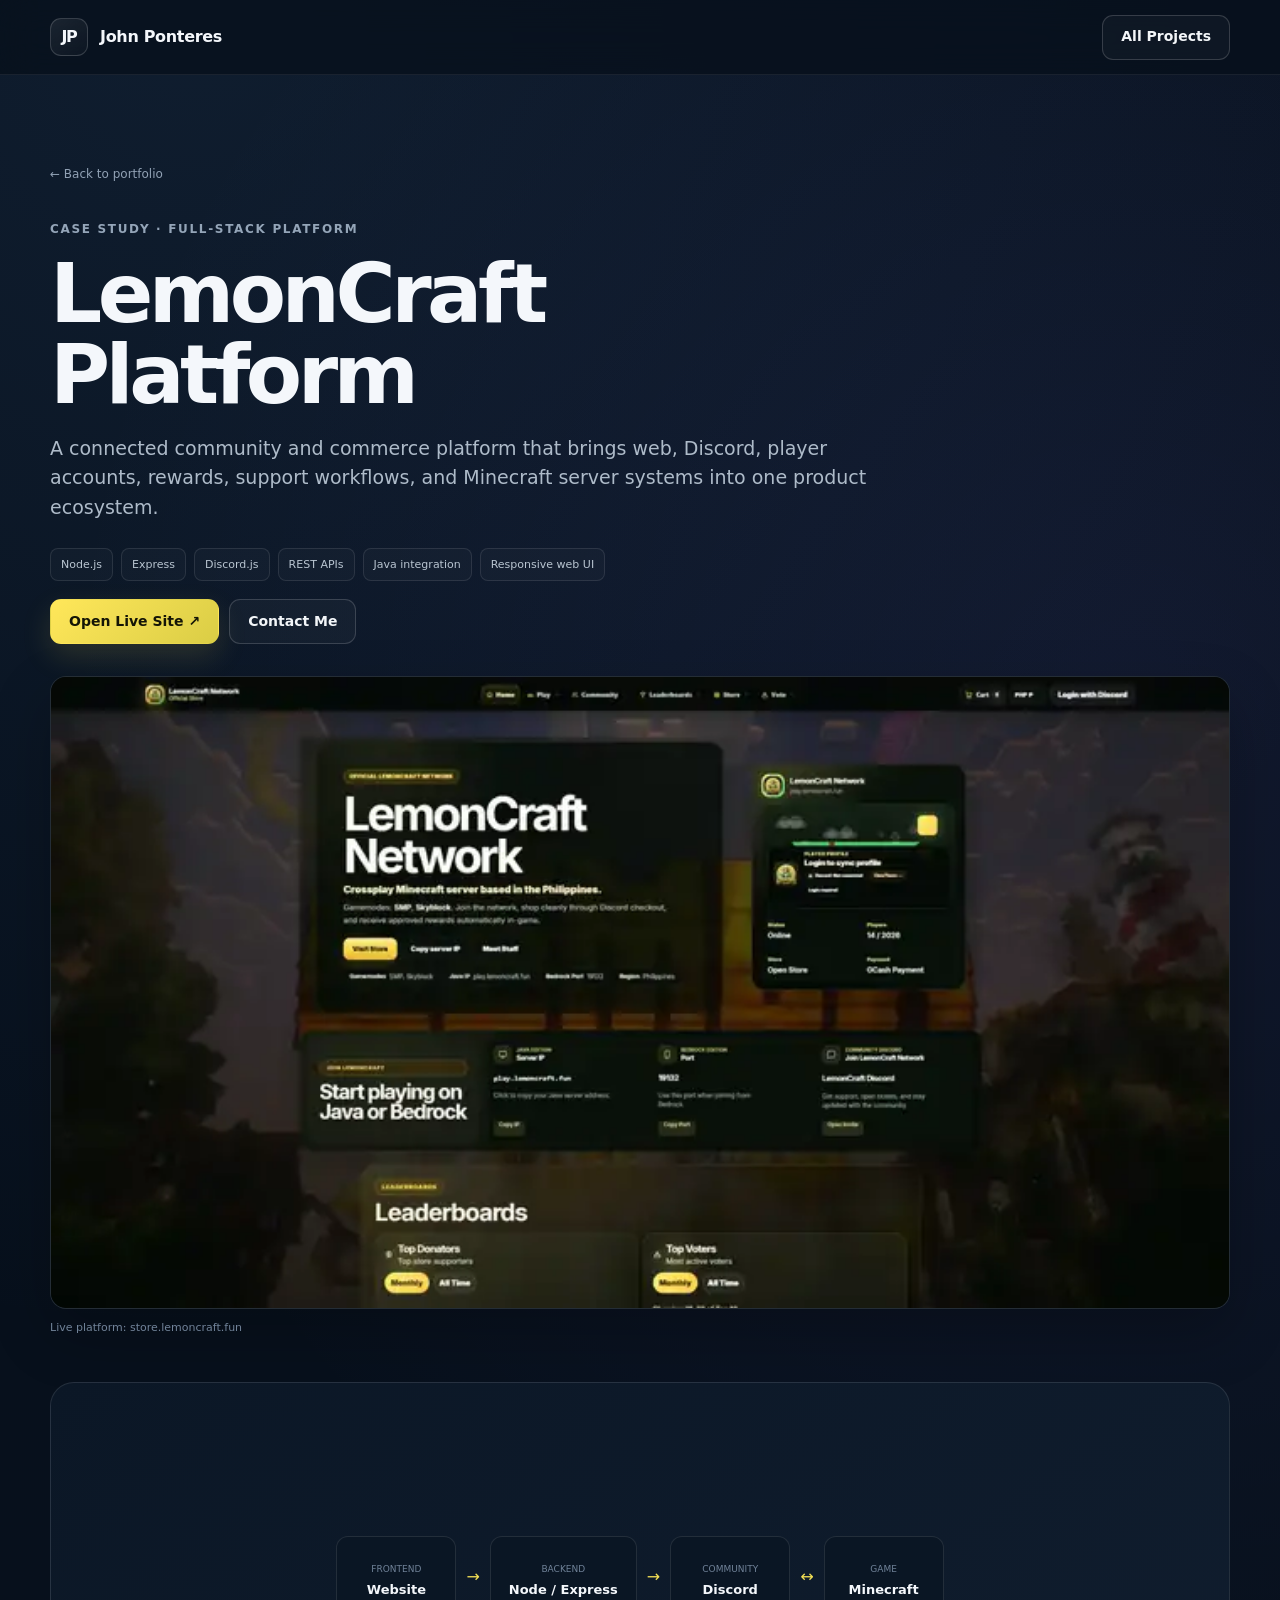
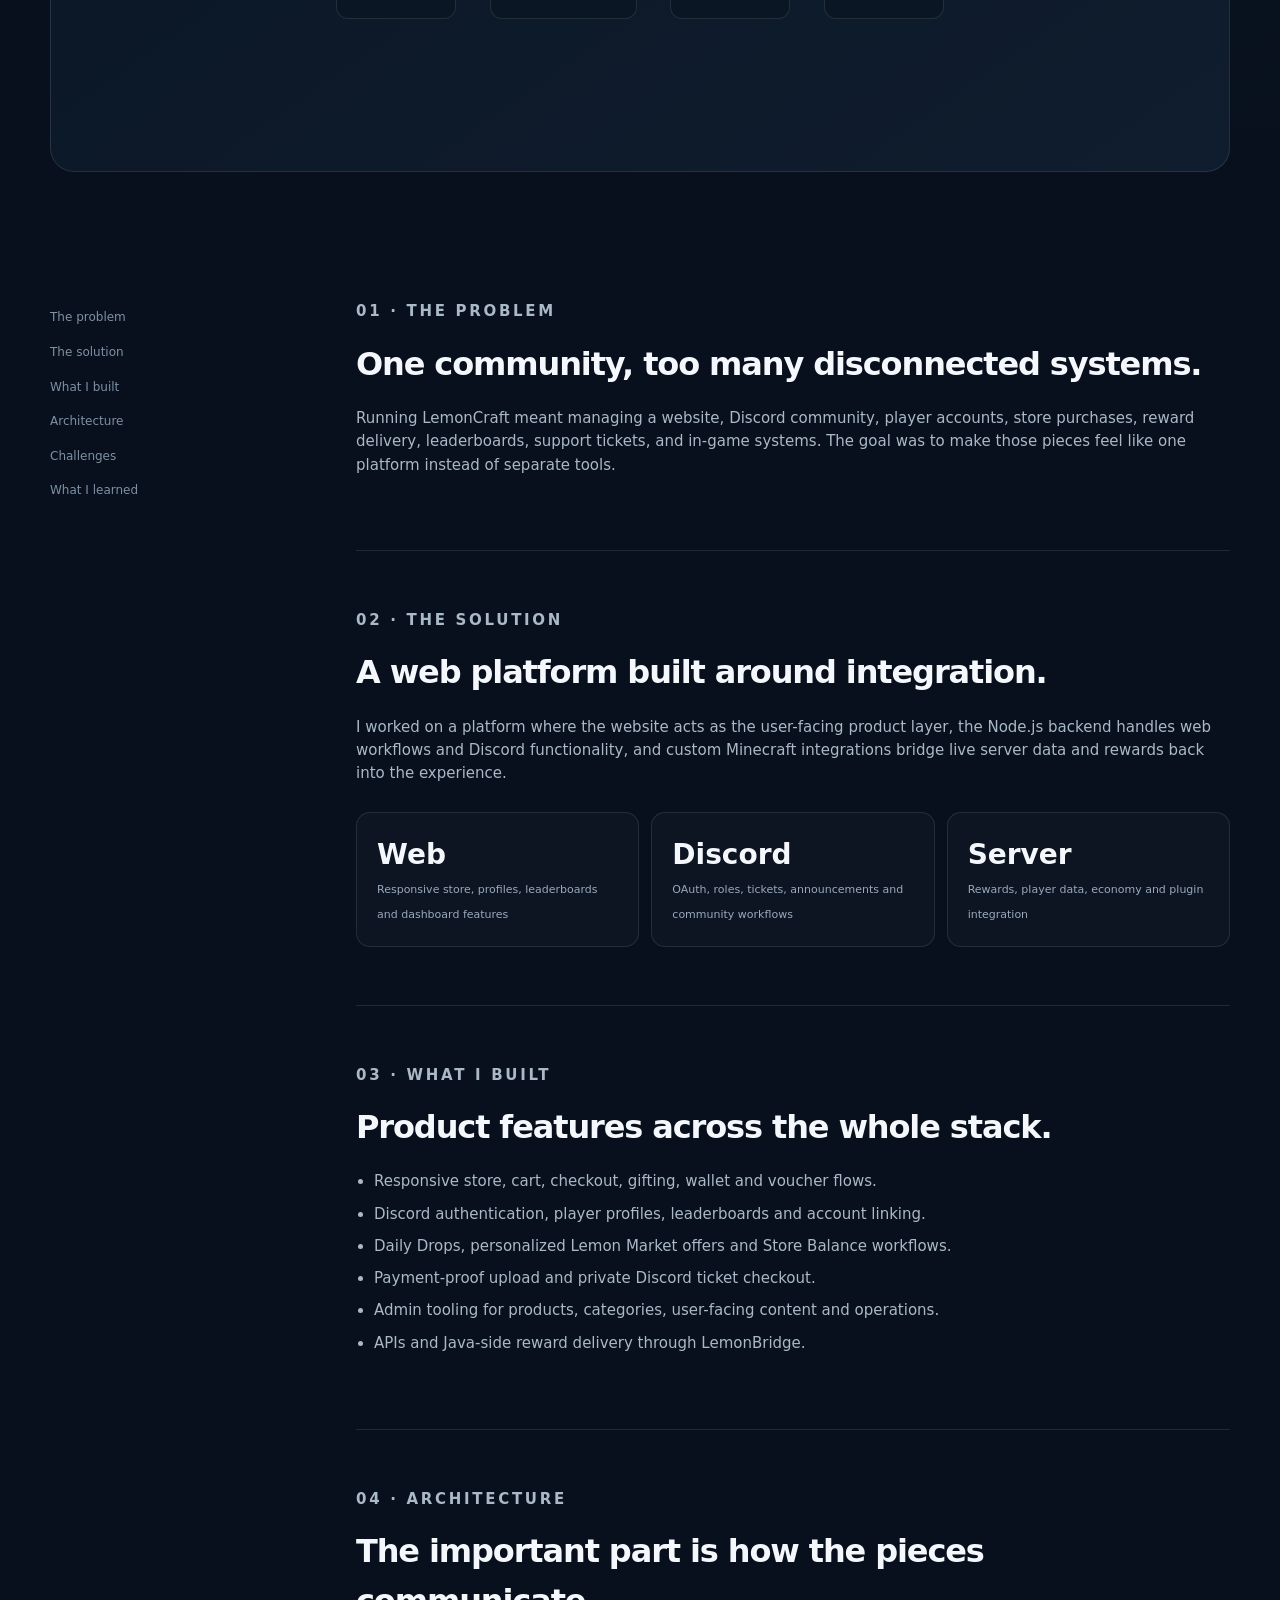
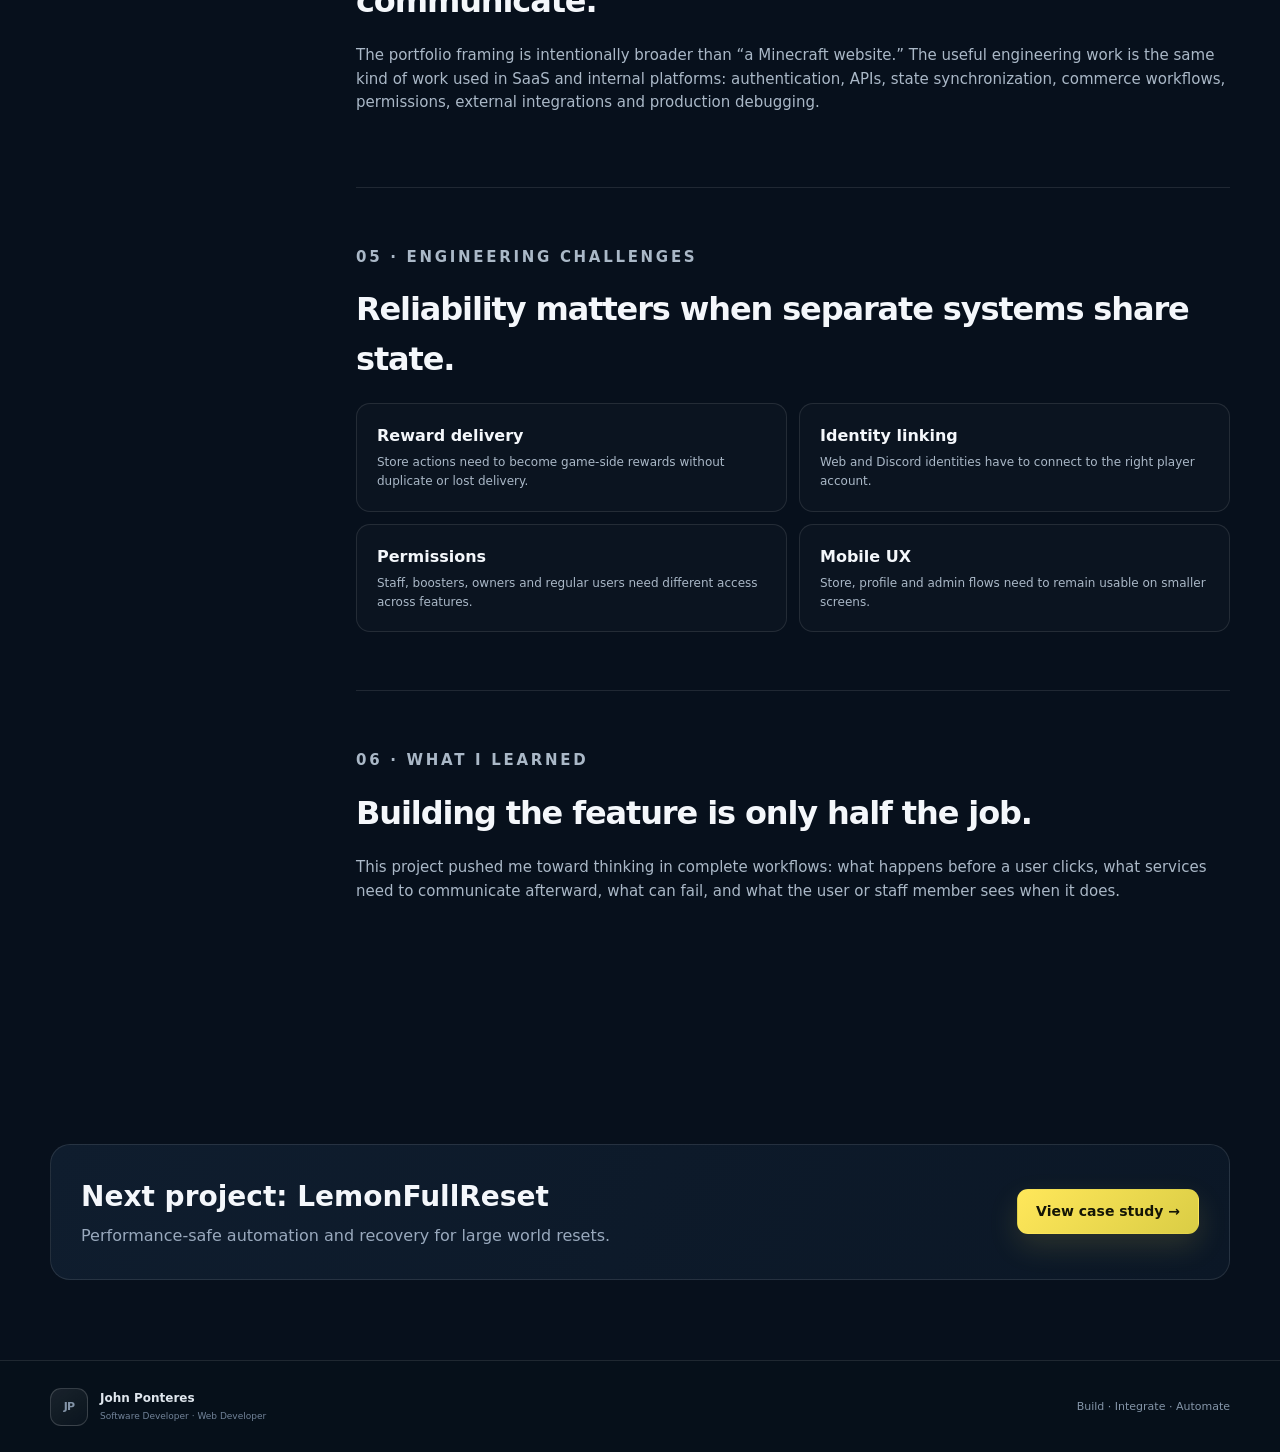
<file: projects/lemoncraft.html>
<!doctype html><html lang="en"><head><meta charset="utf-8"><meta name="viewport" content="width=device-width,initial-scale=1"><title>LemonCraft Platform — John Ponteres</title><link rel="stylesheet" href="../case-study.css"></head><body>
<header class="nav-wrap"><nav class="nav container"><a class="brand" href="../index.html"><span class="brand-mark">JP</span><span class="brand-name">John Ponteres</span></a><a class="btn btn-ghost" href="../index.html#projects">All Projects</a></nav></header>
<main><section class="container case-hero"><a class="back-link" href="../index.html#projects">← Back to portfolio</a><div class="case-kicker">CASE STUDY · FULL-STACK PLATFORM</div><h1 class="case-title">LemonCraft Platform</h1><p class="case-lede">A connected community and commerce platform that brings web, Discord, player accounts, rewards, support workflows, and Minecraft server systems into one product ecosystem.</p><div class="case-meta"><span>Node.js</span><span>Express</span><span>Discord.js</span><span>REST APIs</span><span>Java integration</span><span>Responsive web UI</span></div><div class="case-actions"><a class="btn btn-accent" href="https://store.lemoncraft.fun" target="_blank" rel="noreferrer">Open Live Site ↗</a><a class="btn btn-ghost" href="../index.html#contact">Contact Me</a></div>
<div class="case-screenshot" style="margin-top:32px"><img src="../assets/lemoncraft-card.webp" alt="LemonCraft Network showcase"></div><p class="case-note">Live platform: store.lemoncraft.fun</p><div class="case-visual"><div class="flow"><div class="flow-box"><small>FRONTEND</small><b>Website</b></div><span class="flow-arrow">→</span><div class="flow-box"><small>BACKEND</small><b>Node / Express</b></div><span class="flow-arrow">→</span><div class="flow-box"><small>COMMUNITY</small><b>Discord</b></div><span class="flow-arrow">↔</span><div class="flow-box"><small>GAME</small><b>Minecraft</b></div></div></div></section>
<div class="container case-content"><aside class="case-sidebar"><a href="#problem">The problem</a><a href="#solution">The solution</a><a href="#features">What I built</a><a href="#architecture">Architecture</a><a href="#challenges">Challenges</a><a href="#learning">What I learned</a></aside><div class="case-main">
<section id="problem"><p class="eyebrow">01 · THE PROBLEM</p><h2>One community, too many disconnected systems.</h2><p>Running LemonCraft meant managing a website, Discord community, player accounts, store purchases, reward delivery, leaderboards, support tickets, and in-game systems. The goal was to make those pieces feel like one platform instead of separate tools.</p></section>
<section id="solution"><p class="eyebrow">02 · THE SOLUTION</p><h2>A web platform built around integration.</h2><p>I worked on a platform where the website acts as the user-facing product layer, the Node.js backend handles web workflows and Discord functionality, and custom Minecraft integrations bridge live server data and rewards back into the experience.</p><div class="metric-row"><div class="metric"><strong>Web</strong><span>Responsive store, profiles, leaderboards and dashboard features</span></div><div class="metric"><strong>Discord</strong><span>OAuth, roles, tickets, announcements and community workflows</span></div><div class="metric"><strong>Server</strong><span>Rewards, player data, economy and plugin integration</span></div></div></section>
<section id="features"><p class="eyebrow">03 · WHAT I BUILT</p><h2>Product features across the whole stack.</h2><ul><li>Responsive store, cart, checkout, gifting, wallet and voucher flows.</li><li>Discord authentication, player profiles, leaderboards and account linking.</li><li>Daily Drops, personalized Lemon Market offers and Store Balance workflows.</li><li>Payment-proof upload and private Discord ticket checkout.</li><li>Admin tooling for products, categories, user-facing content and operations.</li><li>APIs and Java-side reward delivery through LemonBridge.</li></ul></section>
<section id="architecture"><p class="eyebrow">04 · ARCHITECTURE</p><h2>The important part is how the pieces communicate.</h2><p>The portfolio framing is intentionally broader than “a Minecraft website.” The useful engineering work is the same kind of work used in SaaS and internal platforms: authentication, APIs, state synchronization, commerce workflows, permissions, external integrations and production debugging.</p></section>
<section id="challenges"><p class="eyebrow">05 · ENGINEERING CHALLENGES</p><h2>Reliability matters when separate systems share state.</h2><div class="lessons"><div class="lesson"><b>Reward delivery</b><p>Store actions need to become game-side rewards without duplicate or lost delivery.</p></div><div class="lesson"><b>Identity linking</b><p>Web and Discord identities have to connect to the right player account.</p></div><div class="lesson"><b>Permissions</b><p>Staff, boosters, owners and regular users need different access across features.</p></div><div class="lesson"><b>Mobile UX</b><p>Store, profile and admin flows need to remain usable on smaller screens.</p></div></div></section>
<section id="learning"><p class="eyebrow">06 · WHAT I LEARNED</p><h2>Building the feature is only half the job.</h2><p>This project pushed me toward thinking in complete workflows: what happens before a user clicks, what services need to communicate afterward, what can fail, and what the user or staff member sees when it does.</p></section>
</div></div>
<section class="container case-footer-cta"><div class="case-footer-card"><div><h2>Next project: LemonFullReset</h2><p>Performance-safe automation and recovery for large world resets.</p></div><a class="btn btn-accent" href="lemonfullreset.html">View case study →</a></div></section></main><footer><div class="container footer-inner"><div class="brand"><span class="brand-mark">JP</span><div><b>John Ponteres</b><small>Software Developer · Web Developer</small></div></div><p>Build · Integrate · Automate</p></div></footer></body></html>
</file>
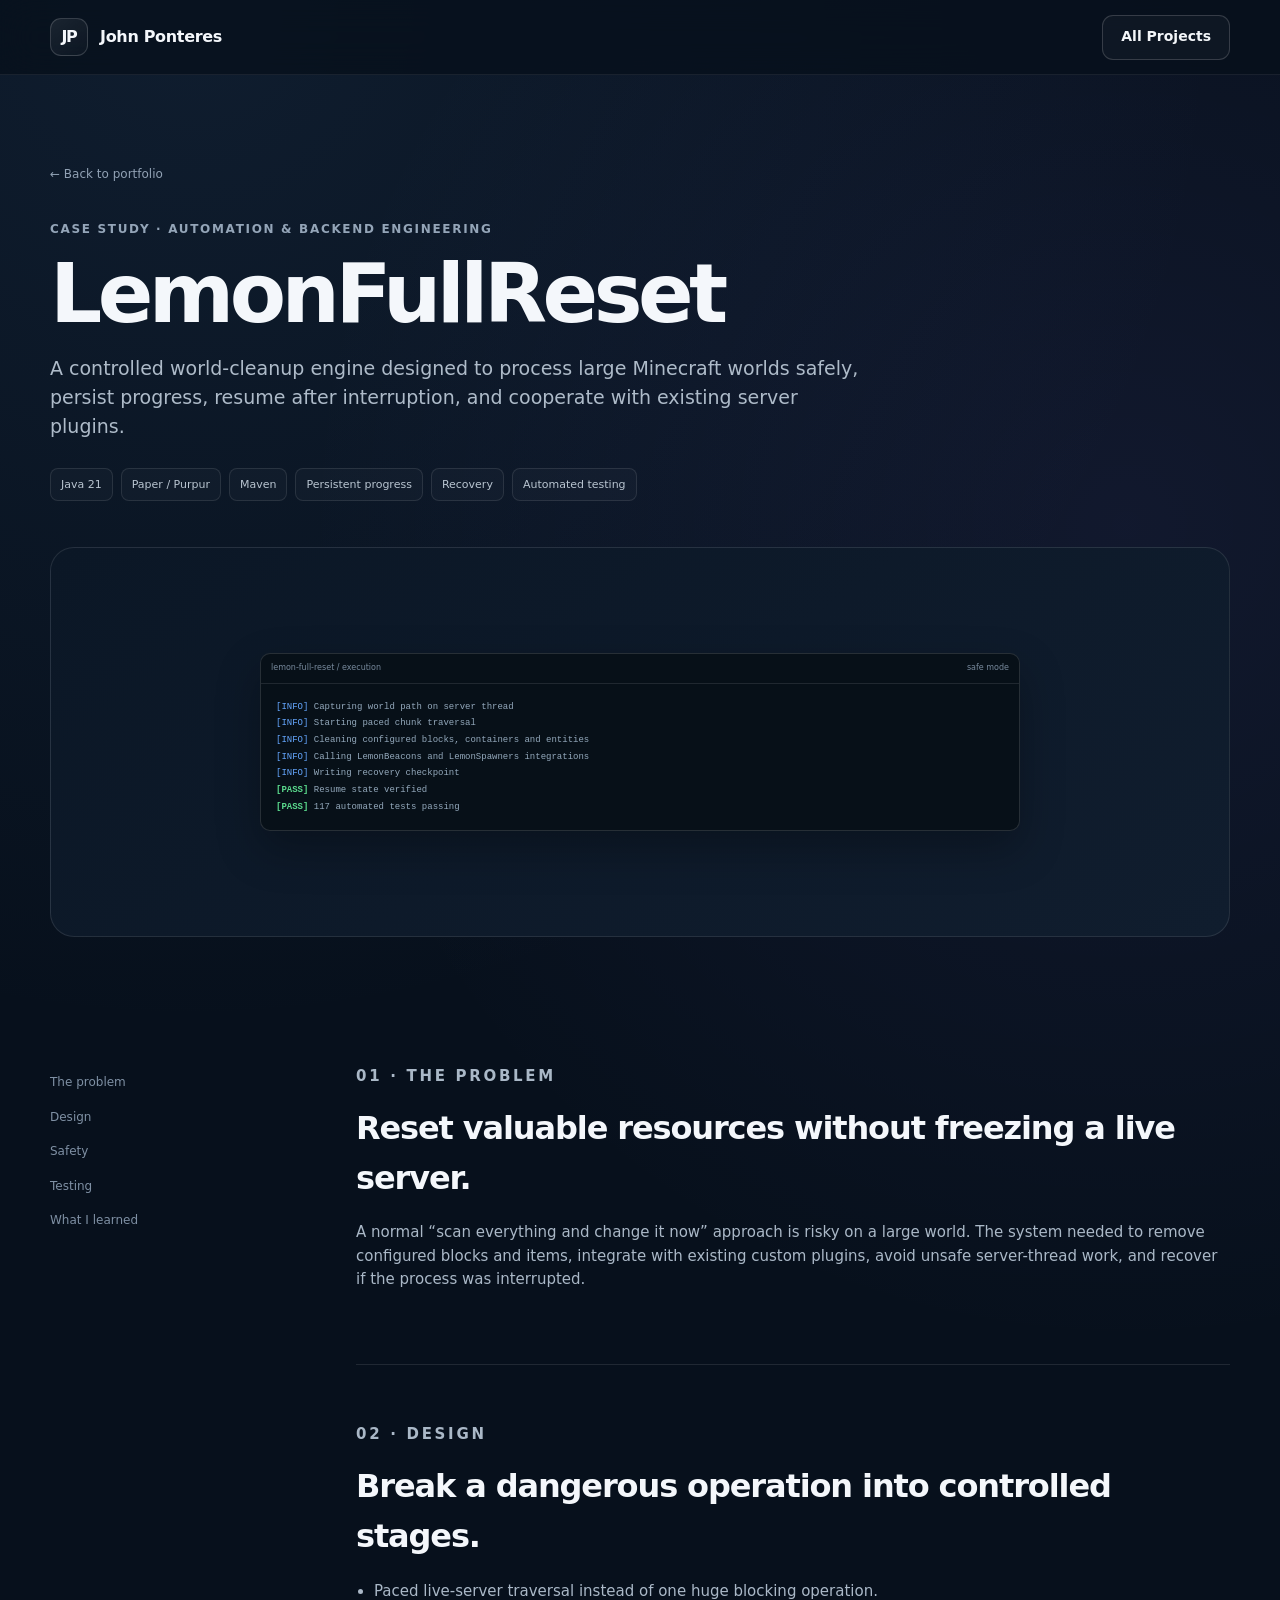
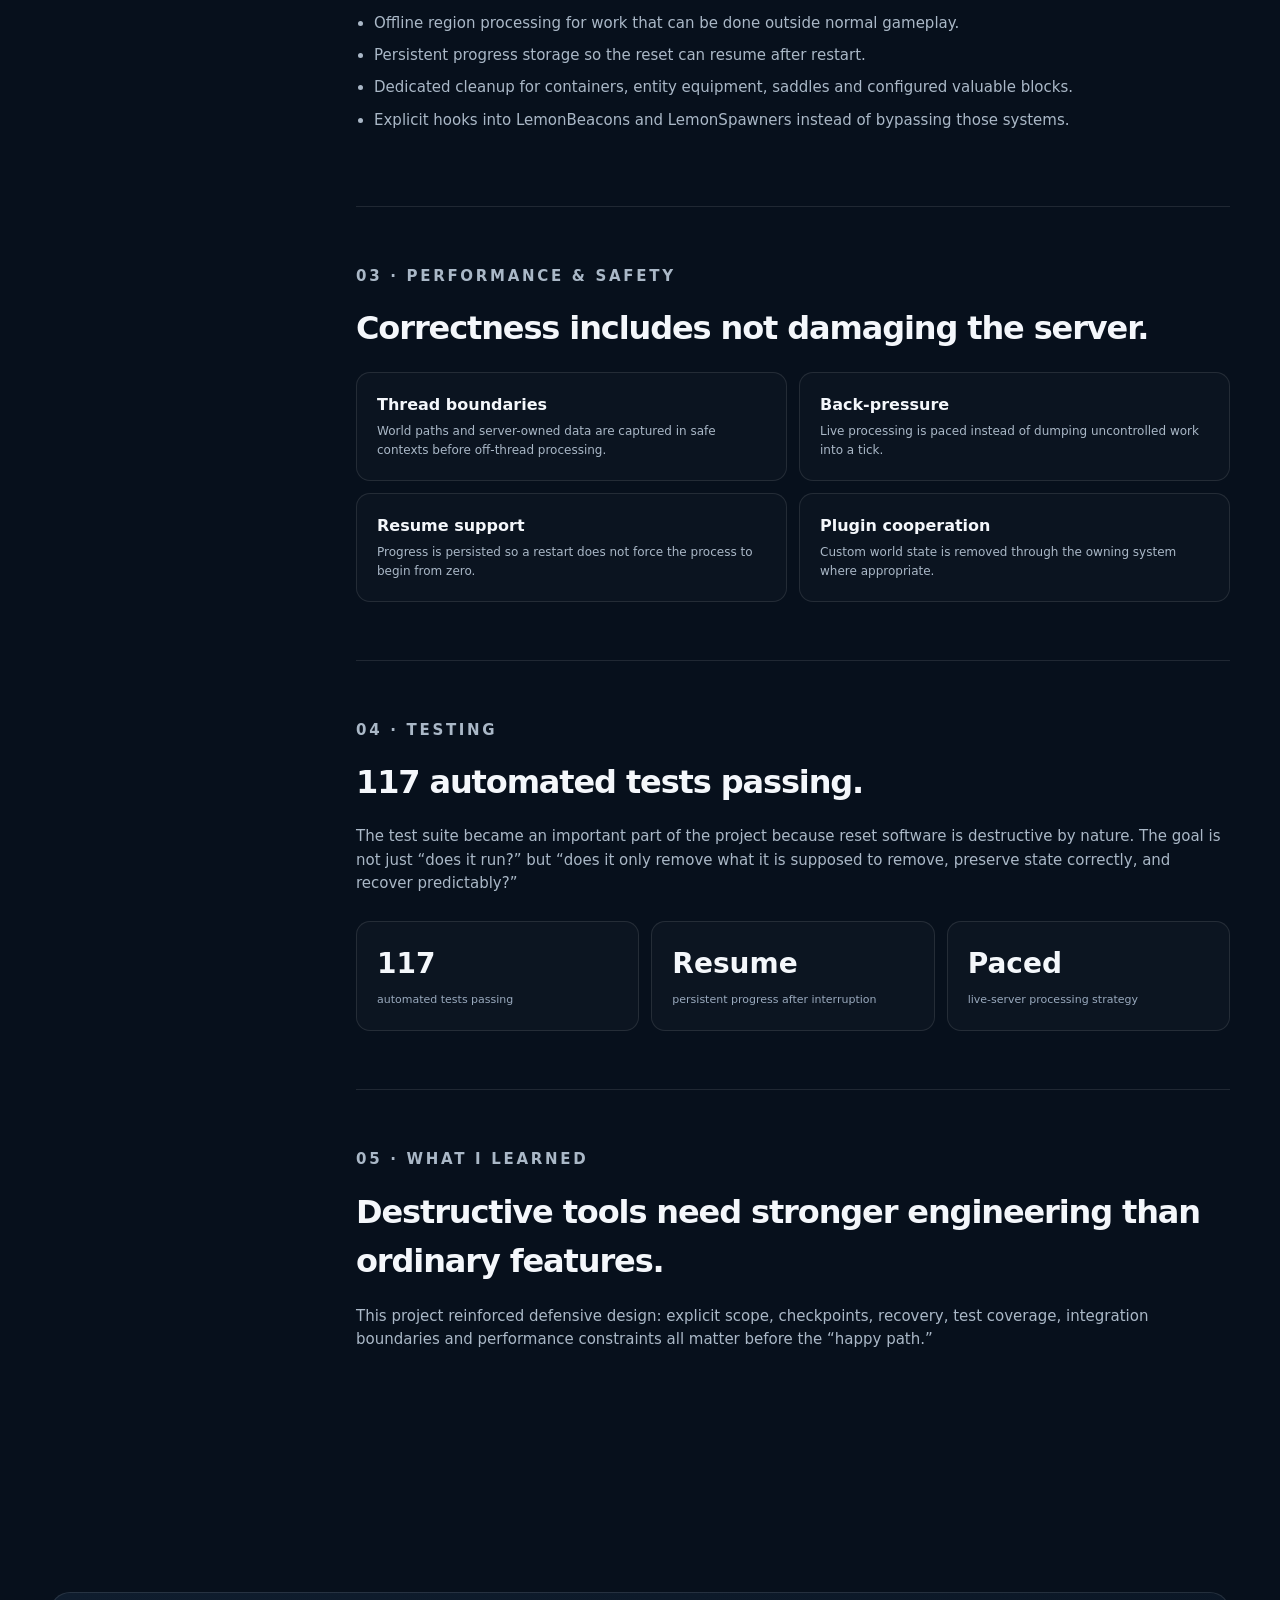
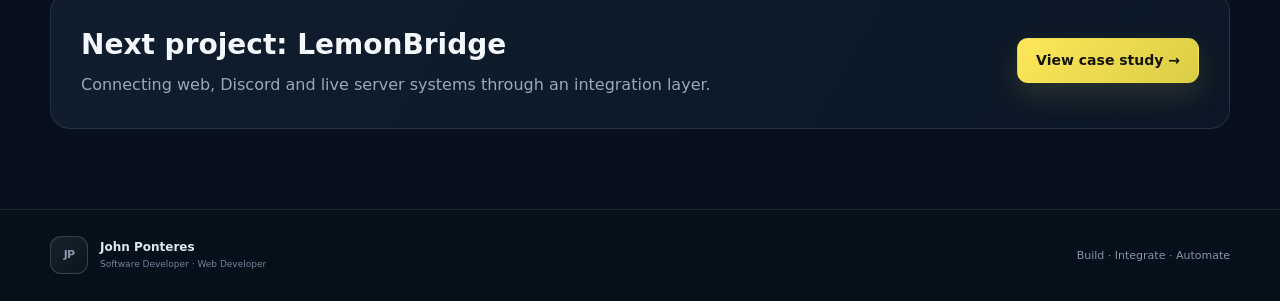
<file: projects/lemonfullreset.html>
<!doctype html><html lang="en"><head><meta charset="utf-8"><meta name="viewport" content="width=device-width,initial-scale=1"><title>LemonFullReset — John Ponteres</title><link rel="stylesheet" href="../case-study.css"></head><body>
<header class="nav-wrap"><nav class="nav container"><a class="brand" href="../index.html"><span class="brand-mark">JP</span><span class="brand-name">John Ponteres</span></a><a class="btn btn-ghost" href="../index.html#projects">All Projects</a></nav></header>
<main><section class="container case-hero"><a class="back-link" href="../index.html#projects">← Back to portfolio</a><div class="case-kicker">CASE STUDY · AUTOMATION & BACKEND ENGINEERING</div><h1 class="case-title">LemonFullReset</h1><p class="case-lede">A controlled world-cleanup engine designed to process large Minecraft worlds safely, persist progress, resume after interruption, and cooperate with existing server plugins.</p><div class="case-meta"><span>Java 21</span><span>Paper / Purpur</span><span>Maven</span><span>Persistent progress</span><span>Recovery</span><span>Automated testing</span></div>
<div class="case-visual"><div class="terminal case-terminal"><div class="terminal-head"><span>lemon-full-reset / execution</span><span>safe mode</span></div><code><i>[INFO]</i> Capturing world path on server thread<br><i>[INFO]</i> Starting paced chunk traversal<br><i>[INFO]</i> Cleaning configured blocks, containers and entities<br><i>[INFO]</i> Calling LemonBeacons and LemonSpawners integrations<br><i>[INFO]</i> Writing recovery checkpoint<br><b>[PASS]</b> Resume state verified<br><b>[PASS]</b> 117 automated tests passing</code></div></div></section>
<div class="container case-content"><aside class="case-sidebar"><a href="#problem">The problem</a><a href="#design">Design</a><a href="#safety">Safety</a><a href="#tests">Testing</a><a href="#learning">What I learned</a></aside><div class="case-main">
<section id="problem"><p class="eyebrow">01 · THE PROBLEM</p><h2>Reset valuable resources without freezing a live server.</h2><p>A normal “scan everything and change it now” approach is risky on a large world. The system needed to remove configured blocks and items, integrate with existing custom plugins, avoid unsafe server-thread work, and recover if the process was interrupted.</p></section>
<section id="design"><p class="eyebrow">02 · DESIGN</p><h2>Break a dangerous operation into controlled stages.</h2><ul><li>Paced live-server traversal instead of one huge blocking operation.</li><li>Offline region processing for work that can be done outside normal gameplay.</li><li>Persistent progress storage so the reset can resume after restart.</li><li>Dedicated cleanup for containers, entity equipment, saddles and configured valuable blocks.</li><li>Explicit hooks into LemonBeacons and LemonSpawners instead of bypassing those systems.</li></ul></section>
<section id="safety"><p class="eyebrow">03 · PERFORMANCE & SAFETY</p><h2>Correctness includes not damaging the server.</h2><div class="lessons"><div class="lesson"><b>Thread boundaries</b><p>World paths and server-owned data are captured in safe contexts before off-thread processing.</p></div><div class="lesson"><b>Back-pressure</b><p>Live processing is paced instead of dumping uncontrolled work into a tick.</p></div><div class="lesson"><b>Resume support</b><p>Progress is persisted so a restart does not force the process to begin from zero.</p></div><div class="lesson"><b>Plugin cooperation</b><p>Custom world state is removed through the owning system where appropriate.</p></div></div></section>
<section id="tests"><p class="eyebrow">04 · TESTING</p><h2>117 automated tests passing.</h2><p>The test suite became an important part of the project because reset software is destructive by nature. The goal is not just “does it run?” but “does it only remove what it is supposed to remove, preserve state correctly, and recover predictably?”</p><div class="metric-row"><div class="metric"><strong>117</strong><span>automated tests passing</span></div><div class="metric"><strong>Resume</strong><span>persistent progress after interruption</span></div><div class="metric"><strong>Paced</strong><span>live-server processing strategy</span></div></div></section>
<section id="learning"><p class="eyebrow">05 · WHAT I LEARNED</p><h2>Destructive tools need stronger engineering than ordinary features.</h2><p>This project reinforced defensive design: explicit scope, checkpoints, recovery, test coverage, integration boundaries and performance constraints all matter before the “happy path.”</p></section>
</div></div><section class="container case-footer-cta"><div class="case-footer-card"><div><h2>Next project: LemonBridge</h2><p>Connecting web, Discord and live server systems through an integration layer.</p></div><a class="btn btn-accent" href="lemonbridge.html">View case study →</a></div></section></main><footer><div class="container footer-inner"><div class="brand"><span class="brand-mark">JP</span><div><b>John Ponteres</b><small>Software Developer · Web Developer</small></div></div><p>Build · Integrate · Automate</p></div></footer></body></html>
</file>
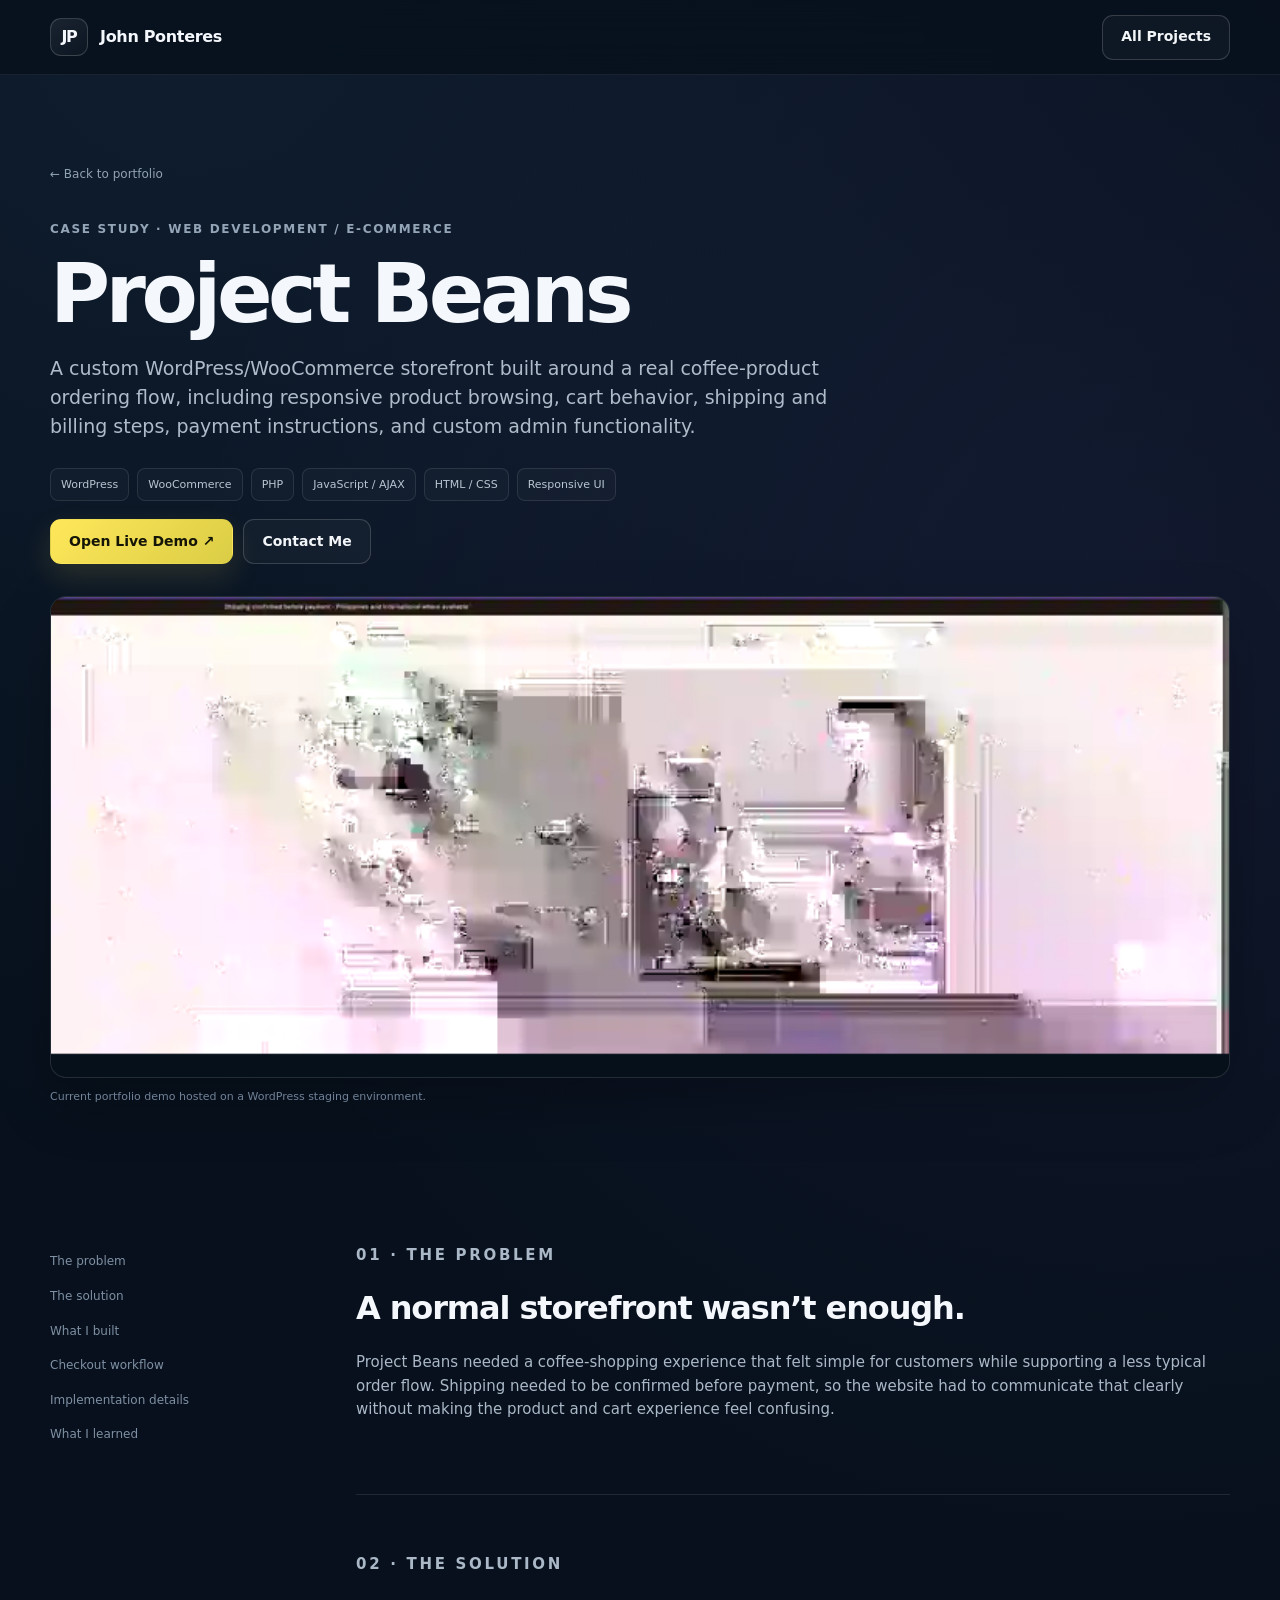
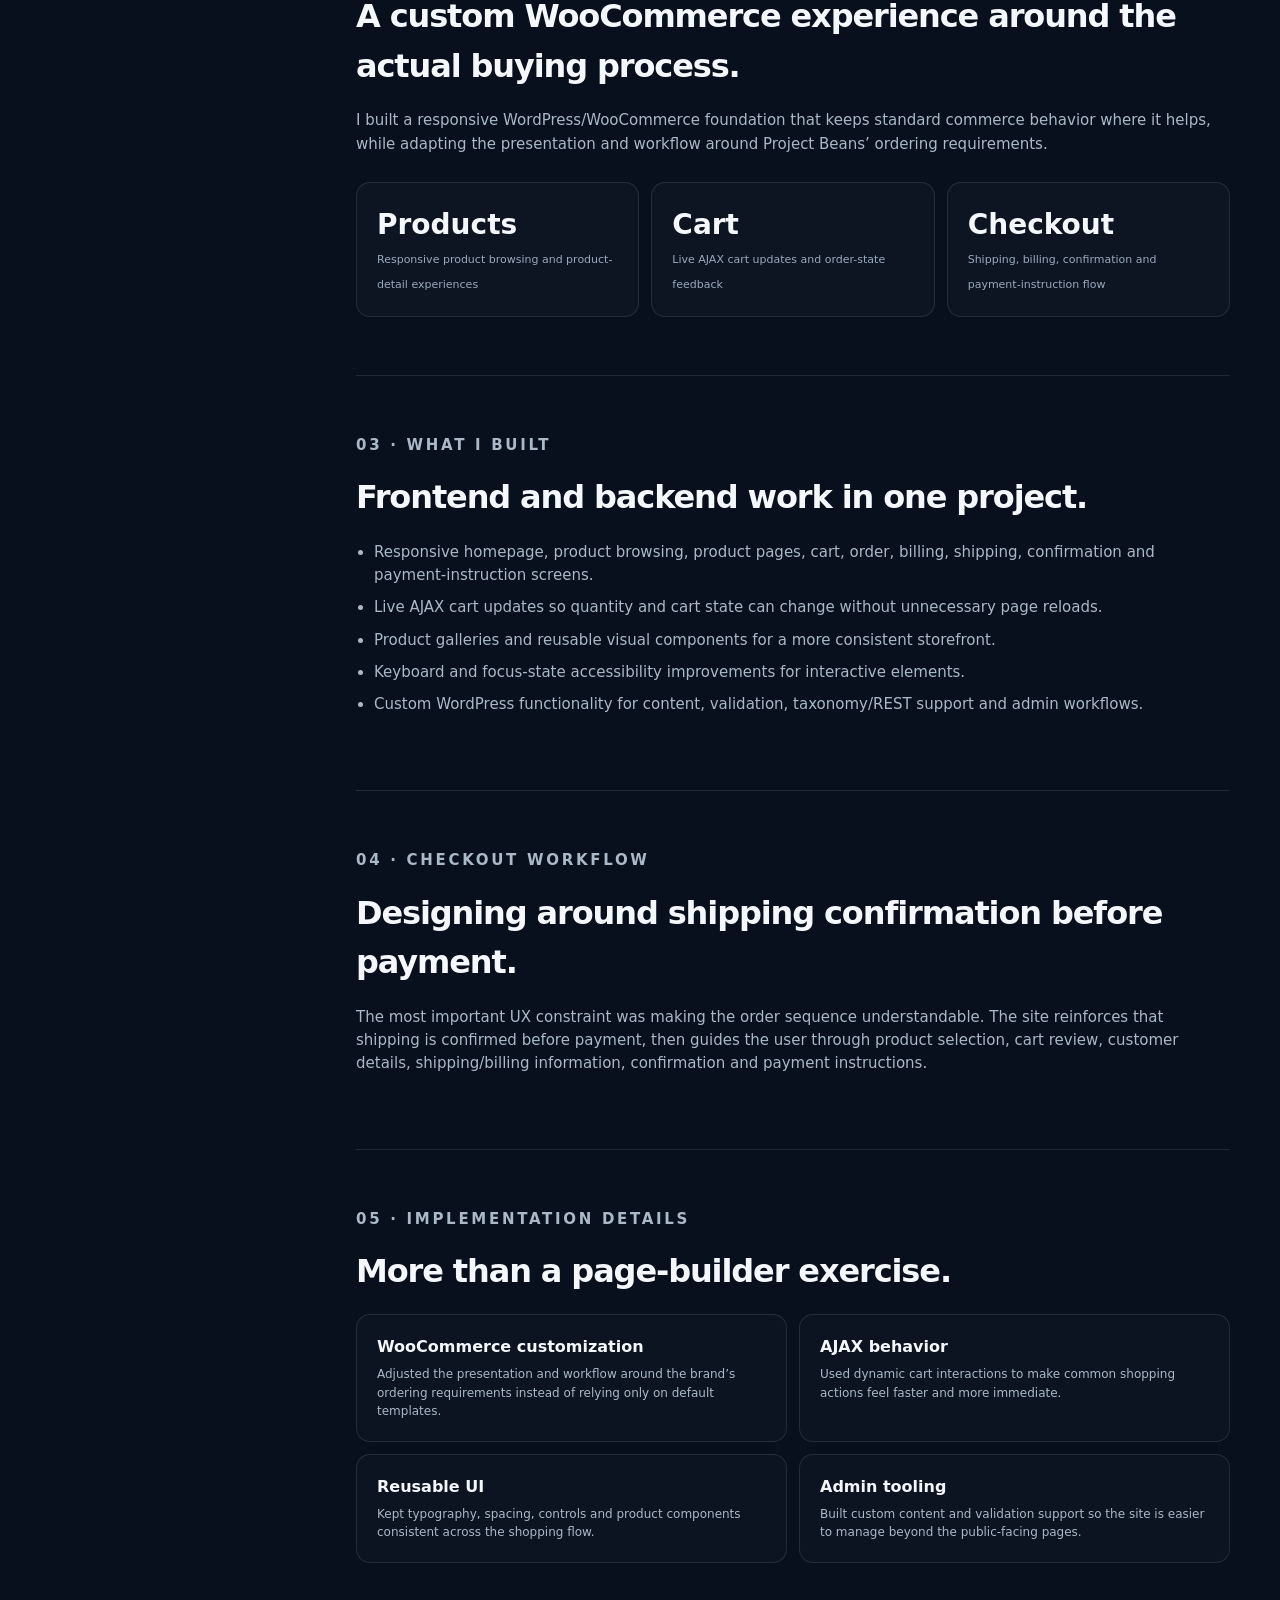
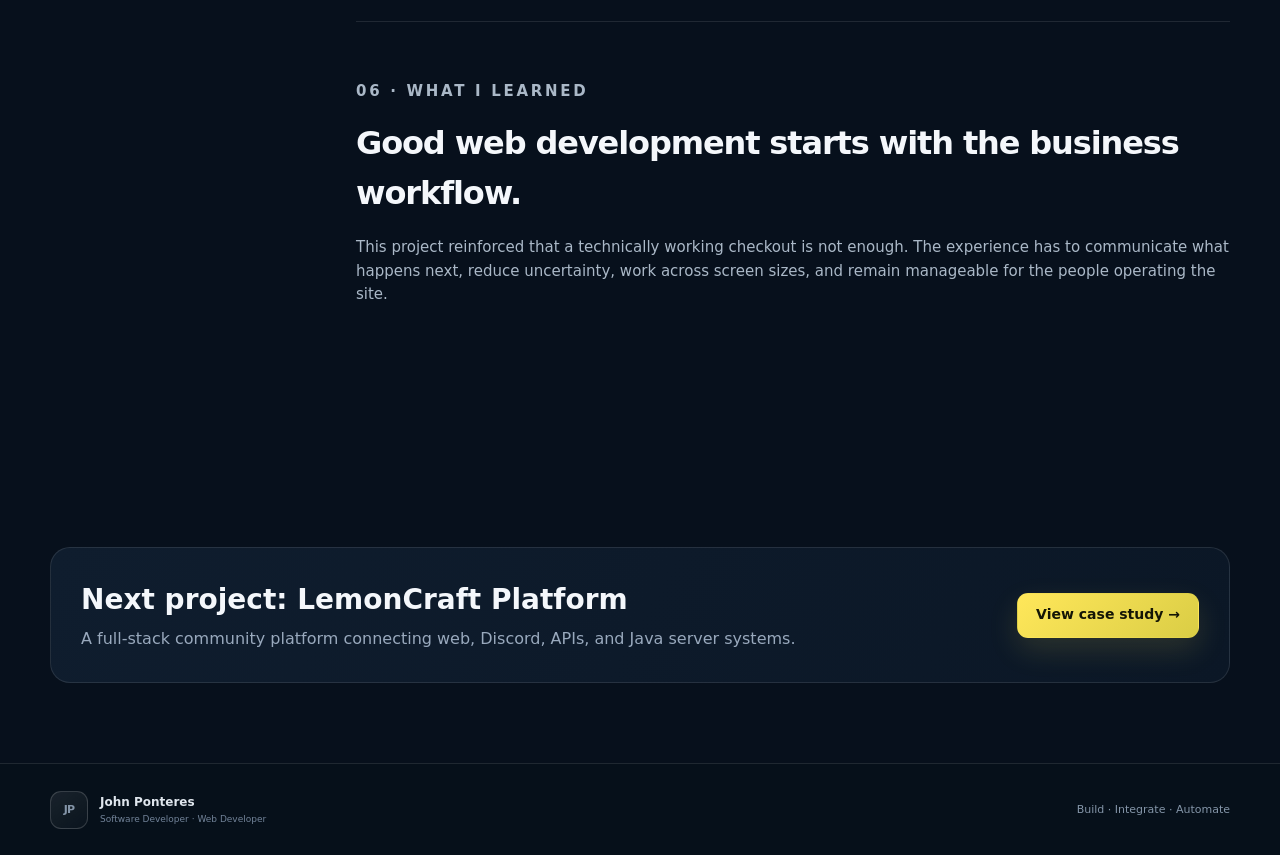
<file: projects/project-beans.html>
<!doctype html>
<html lang="en">
<head>
  <meta charset="utf-8">
  <meta name="viewport" content="width=device-width,initial-scale=1">
  <meta name="description" content="Project Beans case study — custom WordPress and WooCommerce e-commerce website by John Ponteres.">
  <title>Project Beans — John Ponteres</title>
  <link rel="stylesheet" href="../case-study.css">
</head>
<body>
<header class="nav-wrap">
  <nav class="nav container">
    <a class="brand" href="../index.html">
      <span class="brand-mark">JP</span>
      <span class="brand-name">John Ponteres</span>
    </a>
    <a class="btn btn-ghost" href="../index.html#projects">All Projects</a>
  </nav>
</header>

<main>
  <section class="container case-hero">
    <a class="back-link" href="../index.html#projects">← Back to portfolio</a>
    <div class="case-kicker">CASE STUDY · WEB DEVELOPMENT / E-COMMERCE</div>
    <h1 class="case-title">Project Beans</h1>
    <p class="case-lede">A custom WordPress/WooCommerce storefront built around a real coffee-product ordering flow, including responsive product browsing, cart behavior, shipping and billing steps, payment instructions, and custom admin functionality.</p>

    <div class="case-meta">
      <span>WordPress</span>
      <span>WooCommerce</span>
      <span>PHP</span>
      <span>JavaScript / AJAX</span>
      <span>HTML / CSS</span>
      <span>Responsive UI</span>
    </div>

    <div class="case-actions">
      <a class="btn btn-accent" href="https://johnponteres07-qkwgz-studio.wp.build" target="_blank" rel="noreferrer">Open Live Demo ↗</a>
      <a class="btn btn-ghost" href="../index.html#contact">Contact Me</a>
    </div>

    <div class="case-screenshot" style="margin-top:32px">
      <img src="../assets/project-beans.webp" alt="Project Beans Coffee website homepage">
    </div>
    <p class="case-note">Current portfolio demo hosted on a WordPress staging environment.</p>
  </section>

  <div class="container case-content">
    <aside class="case-sidebar">
      <a href="#problem">The problem</a>
      <a href="#solution">The solution</a>
      <a href="#features">What I built</a>
      <a href="#checkout">Checkout workflow</a>
      <a href="#details">Implementation details</a>
      <a href="#learning">What I learned</a>
    </aside>

    <div class="case-main">
      <section id="problem">
        <p class="eyebrow">01 · THE PROBLEM</p>
        <h2>A normal storefront wasn’t enough.</h2>
        <p>Project Beans needed a coffee-shopping experience that felt simple for customers while supporting a less typical order flow. Shipping needed to be confirmed before payment, so the website had to communicate that clearly without making the product and cart experience feel confusing.</p>
      </section>

      <section id="solution">
        <p class="eyebrow">02 · THE SOLUTION</p>
        <h2>A custom WooCommerce experience around the actual buying process.</h2>
        <p>I built a responsive WordPress/WooCommerce foundation that keeps standard commerce behavior where it helps, while adapting the presentation and workflow around Project Beans’ ordering requirements.</p>

        <div class="metric-row">
          <div class="metric"><strong>Products</strong><span>Responsive product browsing and product-detail experiences</span></div>
          <div class="metric"><strong>Cart</strong><span>Live AJAX cart updates and order-state feedback</span></div>
          <div class="metric"><strong>Checkout</strong><span>Shipping, billing, confirmation and payment-instruction flow</span></div>
        </div>
      </section>

      <section id="features">
        <p class="eyebrow">03 · WHAT I BUILT</p>
        <h2>Frontend and backend work in one project.</h2>
        <ul>
          <li>Responsive homepage, product browsing, product pages, cart, order, billing, shipping, confirmation and payment-instruction screens.</li>
          <li>Live AJAX cart updates so quantity and cart state can change without unnecessary page reloads.</li>
          <li>Product galleries and reusable visual components for a more consistent storefront.</li>
          <li>Keyboard and focus-state accessibility improvements for interactive elements.</li>
          <li>Custom WordPress functionality for content, validation, taxonomy/REST support and admin workflows.</li>
        </ul>
      </section>

      <section id="checkout">
        <p class="eyebrow">04 · CHECKOUT WORKFLOW</p>
        <h2>Designing around shipping confirmation before payment.</h2>
        <p>The most important UX constraint was making the order sequence understandable. The site reinforces that shipping is confirmed before payment, then guides the user through product selection, cart review, customer details, shipping/billing information, confirmation and payment instructions.</p>
      </section>

      <section id="details">
        <p class="eyebrow">05 · IMPLEMENTATION DETAILS</p>
        <h2>More than a page-builder exercise.</h2>
        <div class="lessons">
          <div class="lesson"><b>WooCommerce customization</b><p>Adjusted the presentation and workflow around the brand’s ordering requirements instead of relying only on default templates.</p></div>
          <div class="lesson"><b>AJAX behavior</b><p>Used dynamic cart interactions to make common shopping actions feel faster and more immediate.</p></div>
          <div class="lesson"><b>Reusable UI</b><p>Kept typography, spacing, controls and product components consistent across the shopping flow.</p></div>
          <div class="lesson"><b>Admin tooling</b><p>Built custom content and validation support so the site is easier to manage beyond the public-facing pages.</p></div>
        </div>
      </section>

      <section id="learning">
        <p class="eyebrow">06 · WHAT I LEARNED</p>
        <h2>Good web development starts with the business workflow.</h2>
        <p>This project reinforced that a technically working checkout is not enough. The experience has to communicate what happens next, reduce uncertainty, work across screen sizes, and remain manageable for the people operating the site.</p>
      </section>
    </div>
  </div>

  <section class="container case-footer-cta">
    <div class="case-footer-card">
      <div>
        <h2>Next project: LemonCraft Platform</h2>
        <p>A full-stack community platform connecting web, Discord, APIs, and Java server systems.</p>
      </div>
      <a class="btn btn-accent" href="lemoncraft.html">View case study →</a>
    </div>
  </section>
</main>

<footer>
  <div class="container footer-inner">
    <div class="brand">
      <span class="brand-mark">JP</span>
      <div><b>John Ponteres</b><small>Software Developer · Web Developer</small></div>
    </div>
    <p>Build · Integrate · Automate</p>
  </div>
</footer>
</body>
</html>
</file>
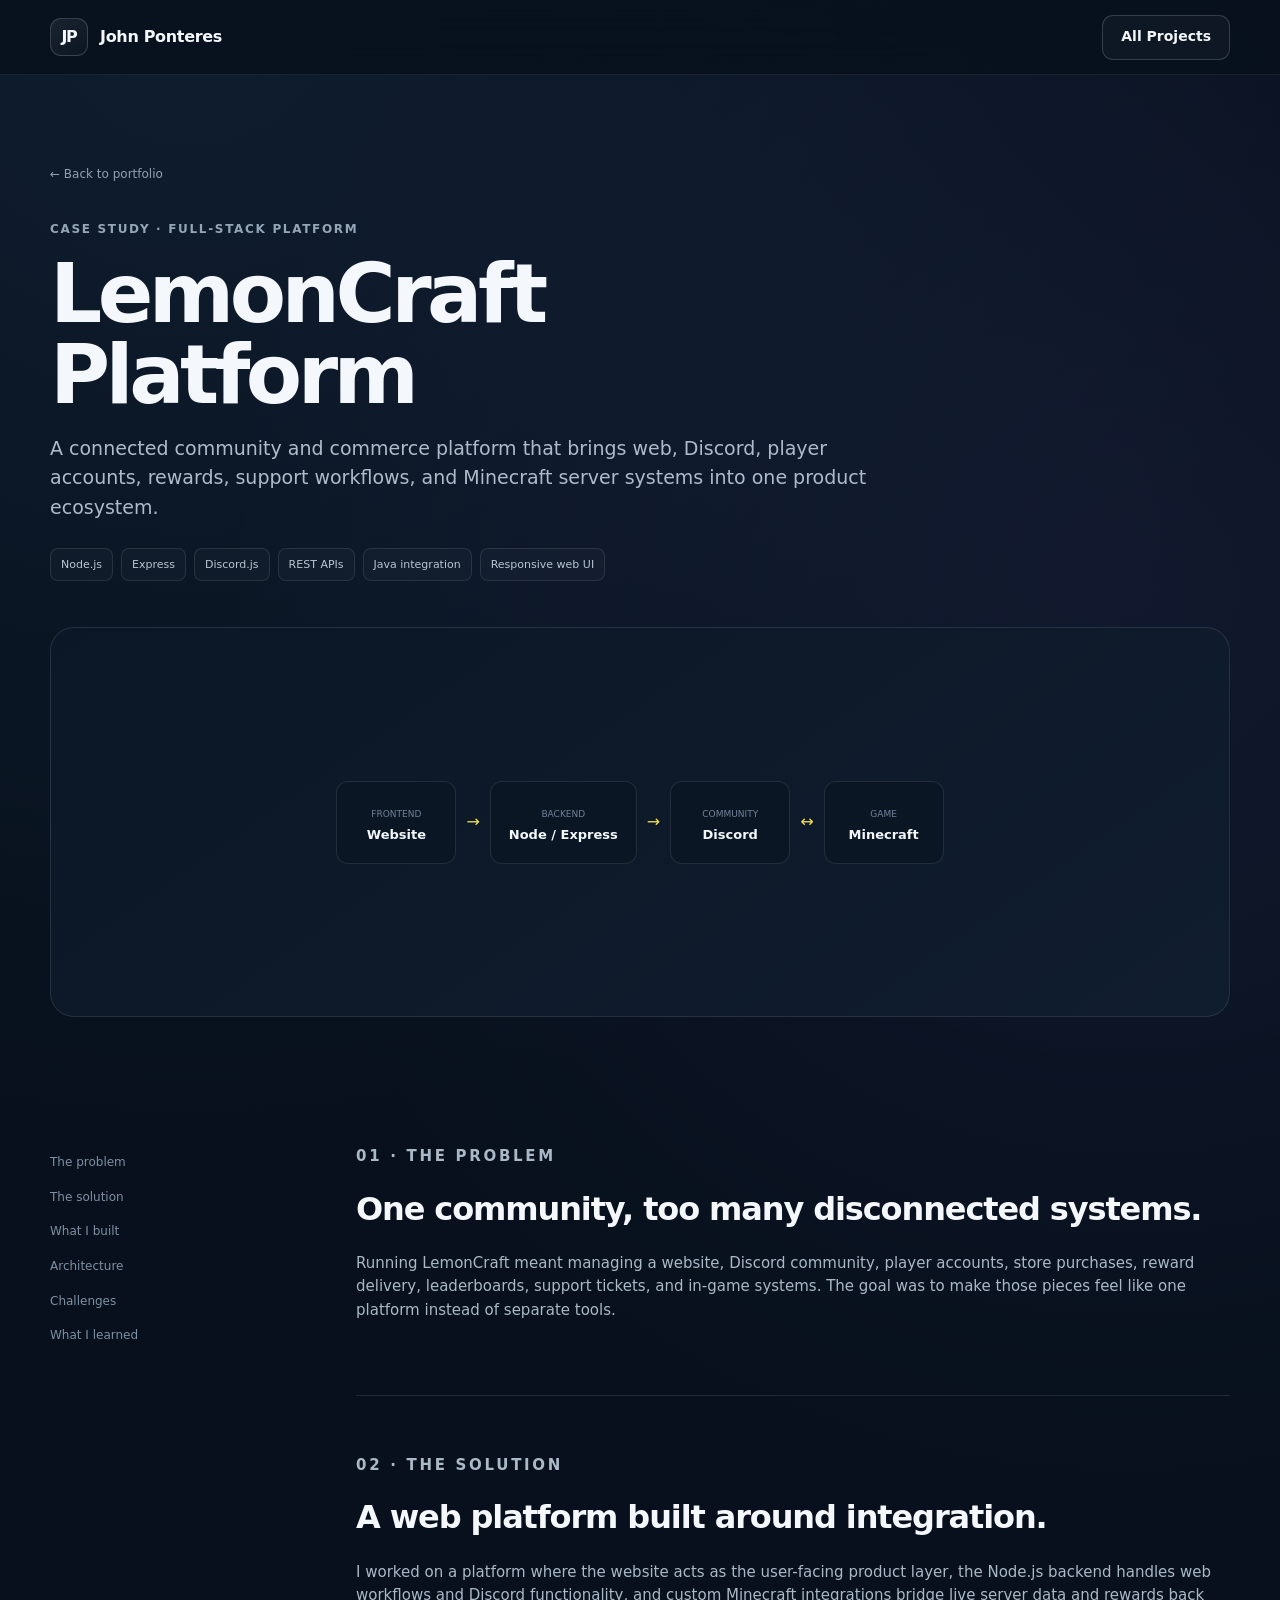
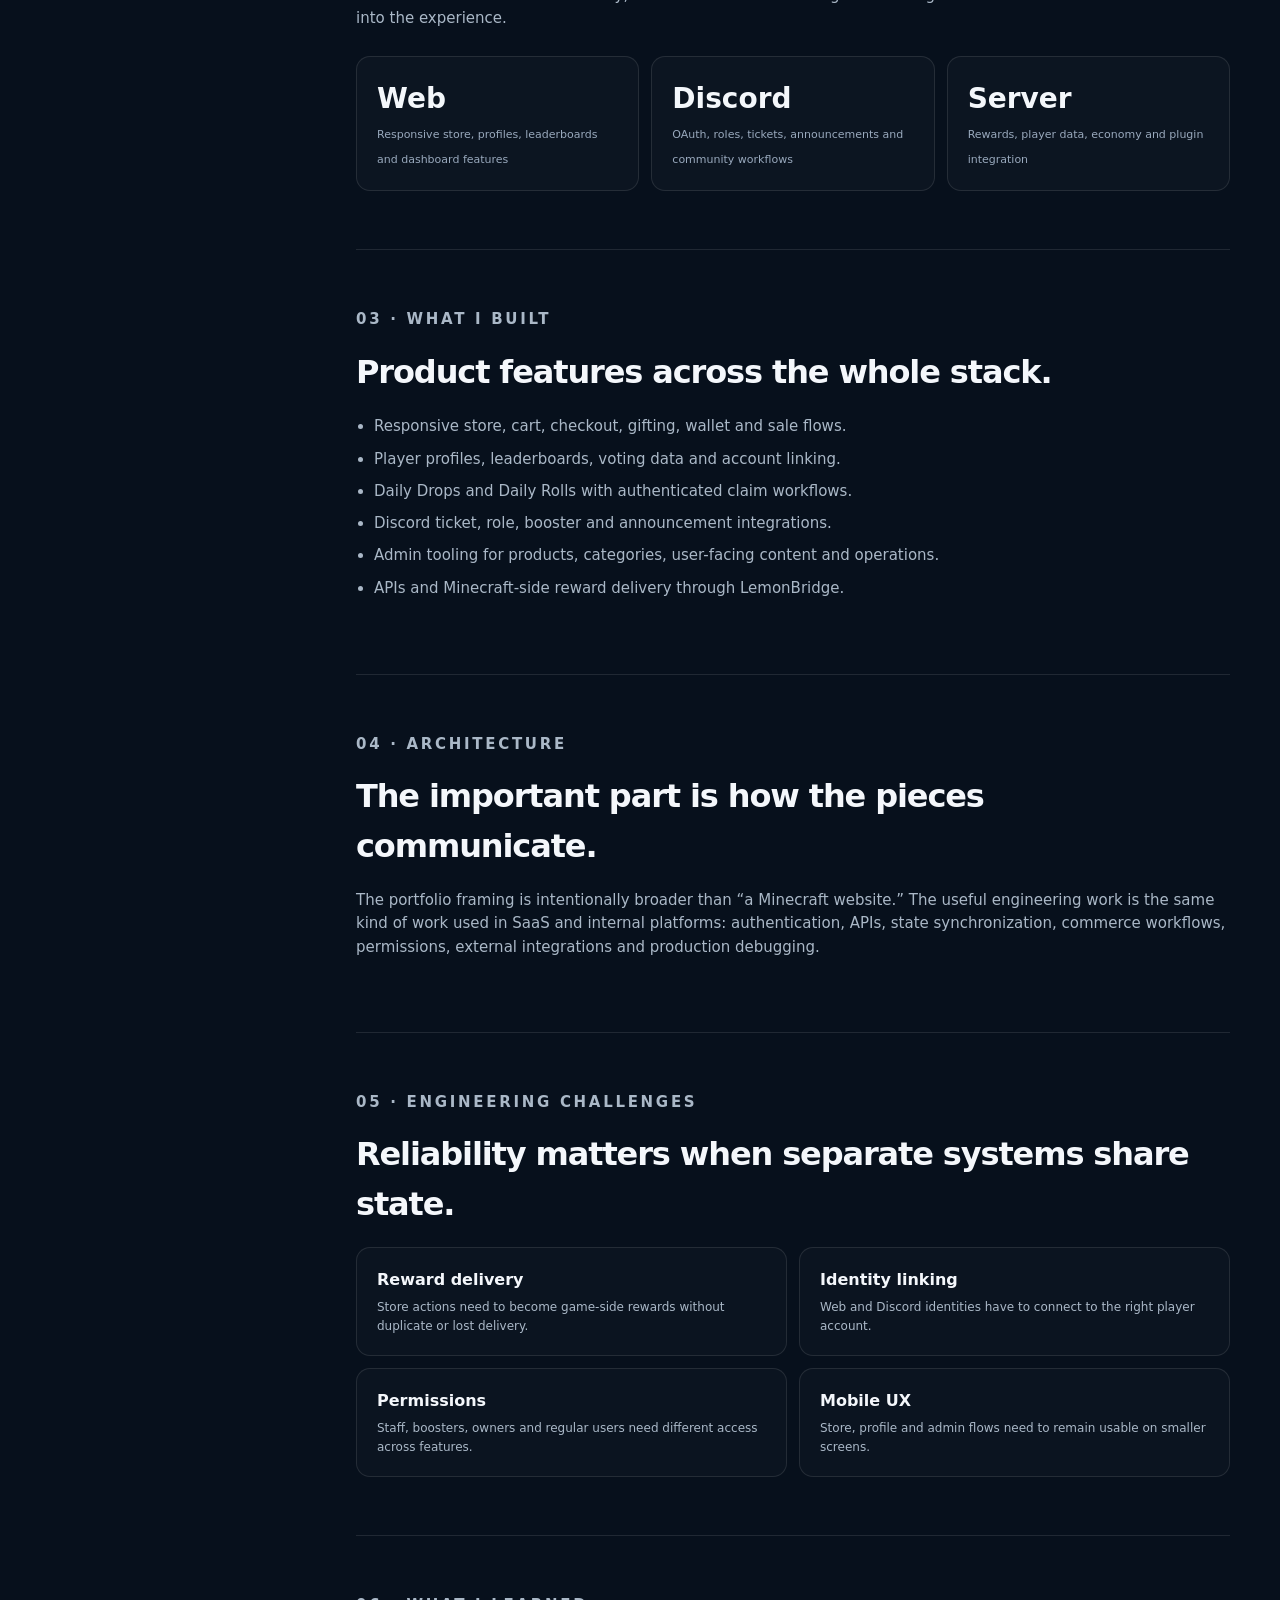
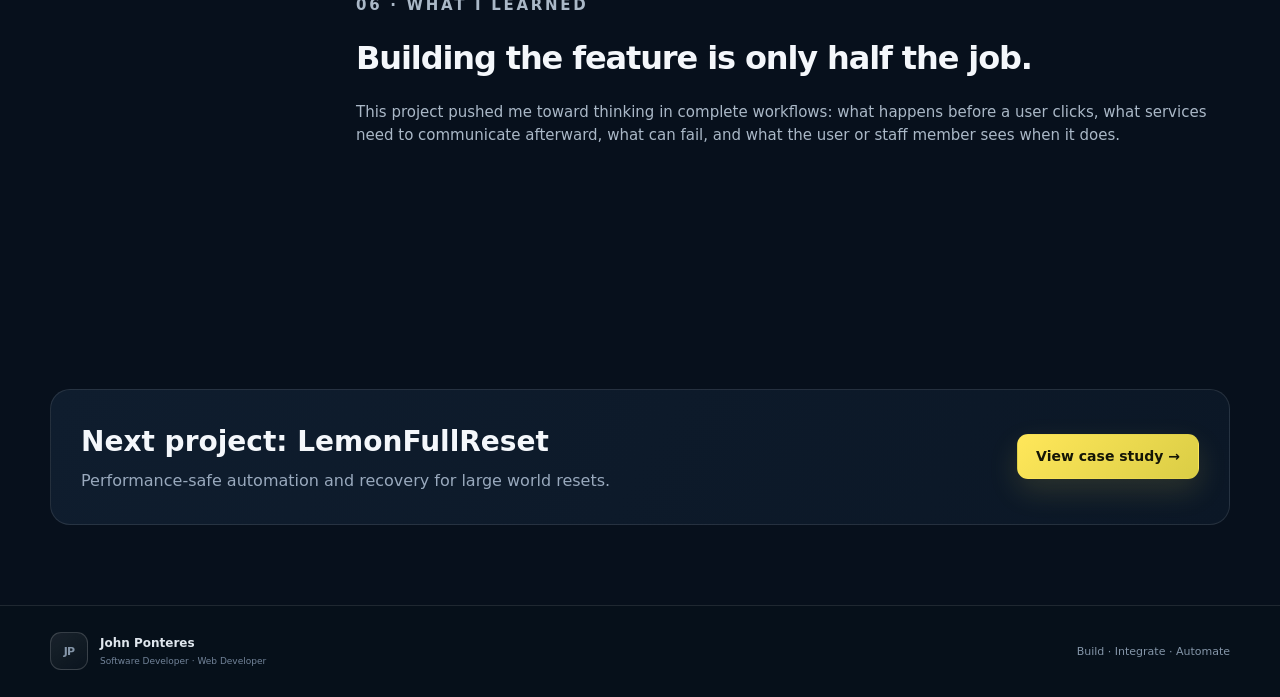
<file: john-portfolio-v1/projects/lemoncraft.html>
<!doctype html><html lang="en"><head><meta charset="utf-8"><meta name="viewport" content="width=device-width,initial-scale=1"><title>LemonCraft Platform — John Ponteres</title><link rel="stylesheet" href="../case-study.css"></head><body>
<header class="nav-wrap"><nav class="nav container"><a class="brand" href="../index.html"><span class="brand-mark">JP</span><span class="brand-name">John Ponteres</span></a><a class="btn btn-ghost" href="../index.html#projects">All Projects</a></nav></header>
<main><section class="container case-hero"><a class="back-link" href="../index.html#projects">← Back to portfolio</a><div class="case-kicker">CASE STUDY · FULL-STACK PLATFORM</div><h1 class="case-title">LemonCraft Platform</h1><p class="case-lede">A connected community and commerce platform that brings web, Discord, player accounts, rewards, support workflows, and Minecraft server systems into one product ecosystem.</p><div class="case-meta"><span>Node.js</span><span>Express</span><span>Discord.js</span><span>REST APIs</span><span>Java integration</span><span>Responsive web UI</span></div>
<div class="case-visual"><div class="flow"><div class="flow-box"><small>FRONTEND</small><b>Website</b></div><span class="flow-arrow">→</span><div class="flow-box"><small>BACKEND</small><b>Node / Express</b></div><span class="flow-arrow">→</span><div class="flow-box"><small>COMMUNITY</small><b>Discord</b></div><span class="flow-arrow">↔</span><div class="flow-box"><small>GAME</small><b>Minecraft</b></div></div></div></section>
<div class="container case-content"><aside class="case-sidebar"><a href="#problem">The problem</a><a href="#solution">The solution</a><a href="#features">What I built</a><a href="#architecture">Architecture</a><a href="#challenges">Challenges</a><a href="#learning">What I learned</a></aside><div class="case-main">
<section id="problem"><p class="eyebrow">01 · THE PROBLEM</p><h2>One community, too many disconnected systems.</h2><p>Running LemonCraft meant managing a website, Discord community, player accounts, store purchases, reward delivery, leaderboards, support tickets, and in-game systems. The goal was to make those pieces feel like one platform instead of separate tools.</p></section>
<section id="solution"><p class="eyebrow">02 · THE SOLUTION</p><h2>A web platform built around integration.</h2><p>I worked on a platform where the website acts as the user-facing product layer, the Node.js backend handles web workflows and Discord functionality, and custom Minecraft integrations bridge live server data and rewards back into the experience.</p><div class="metric-row"><div class="metric"><strong>Web</strong><span>Responsive store, profiles, leaderboards and dashboard features</span></div><div class="metric"><strong>Discord</strong><span>OAuth, roles, tickets, announcements and community workflows</span></div><div class="metric"><strong>Server</strong><span>Rewards, player data, economy and plugin integration</span></div></div></section>
<section id="features"><p class="eyebrow">03 · WHAT I BUILT</p><h2>Product features across the whole stack.</h2><ul><li>Responsive store, cart, checkout, gifting, wallet and sale flows.</li><li>Player profiles, leaderboards, voting data and account linking.</li><li>Daily Drops and Daily Rolls with authenticated claim workflows.</li><li>Discord ticket, role, booster and announcement integrations.</li><li>Admin tooling for products, categories, user-facing content and operations.</li><li>APIs and Minecraft-side reward delivery through LemonBridge.</li></ul></section>
<section id="architecture"><p class="eyebrow">04 · ARCHITECTURE</p><h2>The important part is how the pieces communicate.</h2><p>The portfolio framing is intentionally broader than “a Minecraft website.” The useful engineering work is the same kind of work used in SaaS and internal platforms: authentication, APIs, state synchronization, commerce workflows, permissions, external integrations and production debugging.</p></section>
<section id="challenges"><p class="eyebrow">05 · ENGINEERING CHALLENGES</p><h2>Reliability matters when separate systems share state.</h2><div class="lessons"><div class="lesson"><b>Reward delivery</b><p>Store actions need to become game-side rewards without duplicate or lost delivery.</p></div><div class="lesson"><b>Identity linking</b><p>Web and Discord identities have to connect to the right player account.</p></div><div class="lesson"><b>Permissions</b><p>Staff, boosters, owners and regular users need different access across features.</p></div><div class="lesson"><b>Mobile UX</b><p>Store, profile and admin flows need to remain usable on smaller screens.</p></div></div></section>
<section id="learning"><p class="eyebrow">06 · WHAT I LEARNED</p><h2>Building the feature is only half the job.</h2><p>This project pushed me toward thinking in complete workflows: what happens before a user clicks, what services need to communicate afterward, what can fail, and what the user or staff member sees when it does.</p></section>
</div></div>
<section class="container case-footer-cta"><div class="case-footer-card"><div><h2>Next project: LemonFullReset</h2><p>Performance-safe automation and recovery for large world resets.</p></div><a class="btn btn-accent" href="lemonfullreset.html">View case study →</a></div></section></main><footer><div class="container footer-inner"><div class="brand"><span class="brand-mark">JP</span><div><b>John Ponteres</b><small>Software Developer · Web Developer</small></div></div><p>Build · Integrate · Automate</p></div></footer></body></html>
</file>
<file: styles.css>
:root {
  --bg: #07101c;
  --bg-2: #0a1422;
  --panel: #0d1929;
  --panel-2: #111f31;
  --line: rgba(255,255,255,.1);
  --line-strong: rgba(255,255,255,.16);
  --text: #f4f7fb;
  --muted: #99a9bd;
  --muted-2: #6f8095;
  --accent: #f2df55;
  --accent-2: #d7ff77;
  --purple: #8c7cff;
  --green: #43d17d;
  --shadow: 0 28px 80px rgba(0,0,0,.38);
  --radius: 20px;
  --radius-sm: 12px;
  --max: 1180px;
}
* { box-sizing: border-box; }
html { scroll-behavior: smooth; }
body {
  margin: 0;
  color: var(--text);
  background:
    radial-gradient(circle at 15% 0%, rgba(67,111,164,.14), transparent 28%),
    radial-gradient(circle at 88% 15%, rgba(140,124,255,.08), transparent 26%),
    var(--bg);
  font-family: Inter, ui-sans-serif, system-ui, -apple-system, BlinkMacSystemFont, "Segoe UI", sans-serif;
  line-height: 1.55;
  -webkit-font-smoothing: antialiased;
}
a { color: inherit; text-decoration: none; }
button, a { -webkit-tap-highlight-color: transparent; }
button { font: inherit; }
.container { width: min(calc(100% - 40px), var(--max)); margin: 0 auto; }
.section-pad { padding: 88px 0; }
.compact-pad { padding-top: 70px; padding-bottom: 70px; }
.site-shell { overflow: hidden; }
.nav-wrap { position: sticky; top: 0; z-index: 50; backdrop-filter: blur(18px); background: rgba(7,16,28,.78); border-bottom: 1px solid rgba(255,255,255,.07); }
.nav { height: 74px; display: flex; align-items: center; justify-content: space-between; gap: 28px; }
.brand { display: inline-flex; align-items: center; gap: 12px; min-width: max-content; }
.brand-mark { width: 38px; height: 38px; display: grid; place-items: center; border: 1px solid var(--line-strong); border-radius: 11px; font-weight: 900; letter-spacing: -.08em; background: linear-gradient(145deg, rgba(255,255,255,.08), rgba(255,255,255,.02)); }
.brand-name { font-weight: 730; letter-spacing: -.02em; }
.nav-links { display: flex; gap: 30px; align-items: center; color: #c5cfda; font-size: 14px; }
.nav-links a:hover { color: #fff; }
.btn { min-height: 45px; display: inline-flex; align-items: center; justify-content: center; gap: 10px; padding: 0 18px; border-radius: 11px; font-weight: 760; font-size: 14px; border: 1px solid transparent; transition: .2s ease; cursor: pointer; }
.btn:hover { transform: translateY(-2px); }
.btn-accent { background: linear-gradient(135deg, #ffe75a, #dacd45); color: #141506; box-shadow: 0 12px 30px rgba(241,222,85,.14); }
.btn-accent:hover { box-shadow: 0 15px 34px rgba(241,222,85,.22); }
.btn-ghost { border-color: var(--line-strong); background: rgba(255,255,255,.03); color: #f3f6f9; }
.btn-outline { border-color: var(--line-strong); background: transparent; }
.btn-small { min-height: 39px; padding: 0 15px; border-radius: 9px; font-size: 13px; }
.menu-btn { display: none; width: 42px; height: 42px; border-radius: 10px; border: 1px solid var(--line); background: rgba(255,255,255,.03); color: white; }
.menu-btn span { width: 18px; height: 1px; background: #fff; display: block; margin: 5px auto; }
.hero { min-height: 700px; display: grid; grid-template-columns: 1.02fr .98fr; gap: 58px; align-items: center; position: relative; }
.eyebrow { margin: 0 0 16px; color: #a9b9cd; letter-spacing: .18em; font-size: 12px; font-weight: 780; }
h1 { font-size: clamp(46px, 6vw, 76px); line-height: .98; letter-spacing: -.052em; margin: 0; max-width: 770px; }
.accent-text { color: var(--accent); }
.hero-lede { color: #b7c3d1; font-size: 18px; max-width: 650px; margin: 26px 0 30px; }
.hero-actions { display: flex; gap: 12px; flex-wrap: wrap; }
.proof-grid { margin-top: 46px; display: grid; grid-template-columns: repeat(3, 1fr); max-width: 690px; }
.proof-grid div { padding: 0 22px; border-left: 1px solid var(--line); }
.proof-grid div:first-child { padding-left: 0; border-left: 0; }
.proof-grid strong { display: block; font-size: 22px; line-height: 1.1; color: #fff; }
.proof-grid span { display: block; color: var(--muted); font-size: 12px; margin-top: 7px; }
.hero-visual { position: relative; min-height: 490px; display: grid; place-items: center; }
.glow-orb { position: absolute; filter: blur(70px); border-radius: 50%; opacity: .28; pointer-events: none; }
.glow-one { width: 250px; height: 250px; background: #416fa3; top: 10%; left: 8%; }
.glow-two { width: 220px; height: 220px; background: #8c7cff; right: 5%; bottom: 6%; opacity: .18; }
.browser-card { width: min(100%, 580px); border: 1px solid rgba(255,255,255,.17); background: #07111d; border-radius: 18px; box-shadow: var(--shadow); position: relative; z-index: 2; overflow: hidden; transform: perspective(1200px) rotateY(-2deg) rotateX(1deg); }
.browser-top { height: 44px; border-bottom: 1px solid var(--line); display: grid; grid-template-columns: 90px 1fr auto; align-items: center; padding: 0 13px; color: #75879a; font-size: 10px; }
.window-dots { display: flex; gap: 6px; }
.window-dots i, .mini-bar i { width: 7px; height: 7px; border-radius: 50%; background: #334356; }
.window-dots i:nth-child(2) { background: #746c3f; }
.window-dots i:nth-child(3) { background: #36594b; }
.status-dot { color: #9fb0c3; }
.status-dot:before { content: ''; width: 6px; height: 6px; display: inline-block; border-radius: 50%; background: var(--green); margin-right: 6px; box-shadow: 0 0 12px rgba(67,209,125,.9); }
.platform-preview { min-height: 370px; background:
  linear-gradient(rgba(6,14,24,.30), rgba(6,14,24,.78)),
  radial-gradient(circle at 40% 35%, rgba(88,133,76,.24), transparent 28%),
  linear-gradient(135deg, #13202d 0%, #0f1c28 50%, #101c25 100%); padding: 21px; position: relative; }
.platform-preview:after { content:''; position:absolute; inset:0; opacity:.16; background-image: linear-gradient(rgba(255,255,255,.03) 1px, transparent 1px), linear-gradient(90deg, rgba(255,255,255,.03) 1px, transparent 1px); background-size: 28px 28px; }
.preview-nav, .preview-hero, .preview-stats { position: relative; z-index: 1; }
.preview-nav { display: flex; align-items: center; gap: 8px; font-size: 10px; }
.lemon-logo { color: var(--accent); }
.preview-nav-links { margin-left: auto; color: #8091a5; font-size: 8px; }
.preview-hero { text-align: center; margin: 60px auto 56px; max-width: 390px; }
.tiny-label { font-size: 8px; letter-spacing: .22em; color: #b5c1cc; }
.preview-hero h3 { font-size: 31px; margin: 5px 0 8px; letter-spacing: -.04em; }
.preview-hero p { font-size: 11px; color: #9daabd; }
.preview-buttons { display: flex; justify-content: center; gap: 8px; margin-top: 18px; }
.preview-buttons span { padding: 8px 12px; border: 1px solid var(--line); border-radius: 6px; font-size: 8px; background: rgba(255,255,255,.04); }
.preview-buttons span:first-child { background: var(--accent); color: #141506; font-weight: 800; }
.preview-stats { display: grid; grid-template-columns: repeat(4, 1fr); gap: 7px; }
.preview-stats div { padding: 11px 8px; border: 1px solid var(--line); background: rgba(5,12,20,.45); border-radius: 8px; text-align: center; }
.preview-stats b { display:block; font-size: 9px; color: #e5ebf1; }
.preview-stats small { color: #728397; font-size: 7px; }
.floating-card { position: absolute; z-index: 4; min-width: 190px; display: flex; gap: 10px; align-items: center; padding: 11px 13px; border: 1px solid rgba(255,255,255,.17); background: rgba(13,25,41,.88); backdrop-filter: blur(14px); border-radius: 11px; box-shadow: 0 18px 40px rgba(0,0,0,.25); }
.floating-card > span { width: 28px; height: 28px; border-radius: 8px; display:grid; place-items:center; background: rgba(242,223,85,.1); color: var(--accent); }
.floating-card b, .floating-card small { display:block; }
.floating-card b { font-size: 11px; }
.floating-card small { font-size: 9px; color: var(--muted); }
.float-a { right: -14px; bottom: 34px; }
.float-b { left: -18px; top: 58px; }
.capabilities-wrap { border-top: 1px solid var(--line); border-bottom: 1px solid var(--line); background: rgba(11,23,37,.72); }
.capabilities { min-height: 106px; display: grid; grid-template-columns: repeat(3, 1fr); }
.capabilities article { display: grid; grid-template-columns: 46px 1fr auto; align-items: center; gap: 13px; padding: 22px 28px; border-left: 1px solid var(--line); }
.capabilities article:first-child { border-left: 0; }
.cap-icon { width: 42px; height: 42px; display:grid; place-items:center; border:1px solid var(--line); border-radius: 12px; color: var(--accent); font-size: 22px; }
.capabilities b, .capabilities small { display:block; }
.capabilities b { font-size: 14px; }
.capabilities small { color: var(--muted); font-size: 11px; margin-top: 3px; }
.capabilities em { color: #8696a8; font-style: normal; }
.section-heading { display: flex; align-items: end; justify-content: space-between; gap: 20px; margin-bottom: 30px; }
.section-heading h2, .about-card h2, .contact-card h2 { margin: 0; font-size: clamp(31px, 4vw, 46px); letter-spacing: -.04em; line-height: 1.05; }
.section-heading p:not(.eyebrow) { margin: 9px 0 0; color: var(--muted); max-width: 670px; }
.project-grid { display: grid; grid-template-columns: repeat(3, 1fr); gap: 16px; }
.project-card { background: linear-gradient(180deg, rgba(17,31,49,.88), rgba(11,23,37,.92)); border: 1px solid var(--line); border-radius: var(--radius); overflow: hidden; transition: .25s ease; }
.project-card:hover { transform: translateY(-5px); border-color: rgba(255,255,255,.18); box-shadow: 0 24px 60px rgba(0,0,0,.22); }
.project-media { height: 235px; position: relative; overflow:hidden; border-bottom: 1px solid var(--line); }
.project-number { position: absolute; right: 15px; top: 13px; font-size: 11px; color: #7d8ea2; letter-spacing: .18em; }
.web-media { display:grid; place-items:center; background: radial-gradient(circle at 40% 30%, rgba(68,106,142,.27), transparent 30%), #08131f; }
.mini-browser { width: 86%; height: 74%; background:#08111d; border:1px solid rgba(255,255,255,.16); border-radius:10px; overflow:hidden; box-shadow:0 20px 40px rgba(0,0,0,.32); transform: perspective(900px) rotateY(3deg); }
.mini-bar { height: 22px; display:flex; gap:4px; align-items:center; padding:0 8px; border-bottom:1px solid var(--line); }
.mini-bar i { width:5px;height:5px; }
.mini-site { height: calc(100% - 22px); padding:12px; background:linear-gradient(150deg,#16202d,#0e1a25); }
.mini-site-top { display:flex; justify-content:space-between; font-size:6px; color:#9eacba; }
.mini-site-center { text-align:center; display:flex; flex-direction:column; align-items:center; margin-top:35px; }
.mini-site-center small { font-size:5px; letter-spacing:.18em; color:#9facba; }
.mini-site-center strong { font-size:23px; letter-spacing:.06em; margin:3px 0; }
.mini-site-center span { font-size:7px; color:var(--accent); }
.terminal-media { display:grid; place-items:center; background:linear-gradient(140deg,#07121f,#111b29); }
.terminal { width:86%; min-height:150px; border:1px solid rgba(255,255,255,.13); background:#071018; border-radius:10px; box-shadow:0 18px 44px rgba(0,0,0,.28); overflow:hidden; }
.terminal-head { height:30px; padding:0 10px; display:flex; align-items:center; justify-content:space-between; border-bottom:1px solid var(--line); color:#788a9d; font-size:8px; }
.terminal code { display:block; padding:15px; color:#94a9bc; font: 9px/1.85 ui-monospace, SFMono-Regular, Menlo, Consolas, monospace; }
.terminal code i { color:#65a7ff; font-style:normal; }.terminal code b{color:#5ad98c;}
.architecture-media { display:grid; place-items:center; background:linear-gradient(140deg,#0b1423,#111a2c); }
.arch-grid { width:88%; height:78%; position:relative; display:grid; grid-template-columns: 1fr 1.6fr 1fr; grid-template-rows:1fr 1fr; gap:10px 24px; align-items:center; }
.arch-node,.arch-core{position:relative;z-index:2;border:1px solid rgba(255,255,255,.13);border-radius:10px;background:#0d1a2a;padding:12px;text-align:center;box-shadow:0 12px 30px rgba(0,0,0,.16)}
.arch-node:first-of-type{grid-column:1;grid-row:1}.arch-node:nth-of-type(2){grid-column:1;grid-row:2}.arch-core{grid-column:2;grid-row:1/3;border-color:rgba(242,223,85,.55)}.arch-node:nth-of-type(4){grid-column:3;grid-row:1/3}
.arch-node small,.arch-core small{display:block;color:#718399;font-size:6px;letter-spacing:.12em}.arch-node b,.arch-core b{display:block;font-size:11px;margin:3px 0}.arch-core span{font-size:7px;color:var(--accent)}
.arch-grid svg{position:absolute;inset:0;width:100%;height:100%;z-index:1;overflow:visible}.arch-grid path{fill:none;stroke:#51647b;stroke-width:2;stroke-dasharray:4 4}
.project-body { padding: 22px; }
.project-topline { display:flex; align-items:center; justify-content:space-between; gap:14px; }
.project-body h3 { margin:0; font-size:21px; letter-spacing:-.025em; }
.project-body p { color:#a9b7c7; font-size:13px; min-height:82px; }
.tag, .tags span { font-size:10px; border:1px solid var(--line); background:rgba(255,255,255,.035); border-radius:999px; color:#b9c5d2; }
.tag { padding:5px 9px; }.tag.primary{color:#d5ceff;border-color:rgba(140,124,255,.24);background:rgba(140,124,255,.08)}
.tags { display:flex; flex-wrap:wrap; gap:6px; margin:18px 0; }.tags span{padding:4px 8px;border-radius:6px;}
.project-actions { display:flex; align-items:center; justify-content:space-between; gap:10px; }
.private-note { color:#718399; font-size:10px; }
.small-projects { display:grid; grid-template-columns:repeat(6,1fr); gap:12px; }
.small-projects article { min-height:190px; background:linear-gradient(180deg,rgba(17,31,49,.8),rgba(11,23,37,.9)); border:1px solid var(--line); border-radius:14px; padding:18px; }
.small-projects article > span { width:34px;height:34px;display:grid;place-items:center;border:1px solid var(--line);border-radius:9px;color:var(--accent); }
.small-projects h3 { font-size:14px;margin:18px 0 7px; }.small-projects p{font-size:11px;color:#9eacbd;min-height:50px}.small-projects small{font-size:9px;color:#65788e;}
.tech-wrap { border-top:1px solid var(--line);border-bottom:1px solid var(--line); background:linear-gradient(180deg,rgba(10,20,34,.72),rgba(9,18,30,.72)); }
.tech-grid { display:grid; grid-template-columns:repeat(5,1fr); gap:10px; }
.tech-grid div { min-height:92px; padding:16px; border:1px solid var(--line); background:rgba(255,255,255,.025); border-radius:12px; }
.tech-grid b,.tech-grid small{display:block}.tech-grid b{font-size:13px}.tech-grid small{font-size:10px;color:var(--muted);margin-top:5px}
.about-grid { display:grid; grid-template-columns:1.15fr .85fr; gap:18px; }
.about-card,.drive-card { border:1px solid var(--line); background:linear-gradient(180deg,rgba(17,31,49,.72),rgba(11,23,37,.82)); border-radius:var(--radius); padding:34px; }
.about-card p:not(.eyebrow){color:#a9b7c7;max-width:720px}.drive-card ul{list-style:none;padding:0;margin:8px 0 0}.drive-card li{display:flex;align-items:center;gap:12px;padding:13px 0;border-bottom:1px solid var(--line);color:#bdc8d4;font-size:13px}.drive-card li:last-child{border-bottom:0}.drive-card li span{font-size:10px;color:var(--accent);width:28px;height:28px;border:1px solid rgba(242,223,85,.18);border-radius:8px;display:grid;place-items:center;background:rgba(242,223,85,.05)}
.contact-section { padding-bottom: 70px; }
.contact-card { display:flex;justify-content:space-between;align-items:center;gap:28px;border:1px solid rgba(255,255,255,.14);border-radius:var(--radius);padding:35px;background:radial-gradient(circle at 80% 20%,rgba(140,124,255,.1),transparent 28%),linear-gradient(120deg,#0f1d2e,#0b1726); }
.contact-card p:not(.eyebrow){margin:8px 0 0;color:var(--muted);max-width:710px}.contact-actions{display:flex;gap:10px;flex-wrap:wrap;justify-content:flex-end}.setup-note{text-align:center;color:#5f7187;font-size:10px;margin-top:14px}
footer { border-top:1px solid var(--line);padding:26px 0;background:#06101a; }.footer-inner{display:flex;justify-content:space-between;align-items:center;color:#8495a8;font-size:11px}.footer-inner .brand b,.footer-inner .brand small{display:block}.footer-inner .brand b{color:#dfe6ed;font-size:12px}.footer-inner .brand small{font-size:9px;color:#728399;margin-top:2px}
.reveal { opacity: 0; transform: translateY(16px); transition: opacity .65s ease, transform .65s ease; }.reveal.visible{opacity:1;transform:none}.reveal-delay{transition-delay:.12s}
@media (max-width: 1000px) {
  .nav-links { display:none; position:absolute; left:20px; right:20px; top:64px; padding:18px; border:1px solid var(--line); border-radius:14px; background:#0a1624; flex-direction:column; align-items:flex-start; gap:16px; box-shadow:var(--shadow) }.nav-links.open{display:flex}.menu-btn{display:block}.nav-cta{display:none}
  .hero{grid-template-columns:1fr;min-height:auto;gap:36px;padding-top:65px}.hero-copy{text-align:center}.hero-copy h1,.hero-lede,.proof-grid{margin-left:auto;margin-right:auto}.hero-actions{justify-content:center}.hero-visual{min-height:440px}.float-a{right:2%}.float-b{left:2%}
  .project-grid{grid-template-columns:1fr 1fr}.project-card:last-child{grid-column:1/-1}.small-projects{grid-template-columns:repeat(3,1fr)}.tech-grid{grid-template-columns:repeat(3,1fr)}.about-grid{grid-template-columns:1fr}.capabilities{grid-template-columns:1fr}.capabilities article{border-left:0;border-top:1px solid var(--line)}.capabilities article:first-child{border-top:0}
}
@media (max-width: 680px) {
  .container{width:min(calc(100% - 28px),var(--max))}.section-pad{padding:64px 0}.compact-pad{padding-top:56px;padding-bottom:56px}.nav{height:66px}.brand-name{font-size:14px}
  .hero{padding-top:52px}.hero-copy{text-align:left}.hero-copy h1{font-size:48px;margin-left:0}.hero-lede{font-size:16px;margin-left:0}.hero-actions{justify-content:flex-start}.proof-grid{grid-template-columns:1fr;gap:16px;margin-top:35px}.proof-grid div{border-left:0;border-top:1px solid var(--line);padding:14px 0 0}.proof-grid div:first-child{border-top:0}.hero-visual{min-height:350px}.browser-card{transform:none}.floating-card{display:none}.preview-stats{grid-template-columns:1fr 1fr}.platform-preview{min-height:330px}.preview-hero{margin:45px auto 35px}.preview-nav-links{display:none}
  .project-grid{grid-template-columns:1fr}.project-card:last-child{grid-column:auto}.project-media{height:220px}.small-projects{grid-template-columns:1fr 1fr}.tech-grid{grid-template-columns:1fr 1fr}.about-card,.drive-card{padding:24px}.contact-card{align-items:flex-start;flex-direction:column;padding:25px}.contact-actions{justify-content:flex-start}.footer-inner{align-items:flex-start;gap:20px;flex-direction:column}.section-heading h2,.about-card h2,.contact-card h2{font-size:34px}
}
@media (max-width: 440px) { .small-projects,.tech-grid{grid-template-columns:1fr}.hero-copy h1{font-size:42px}.browser-top{grid-template-columns:70px 1fr}.status-dot{display:none}.preview-stats{grid-template-columns:1fr 1fr}.project-body p{min-height:0}.project-actions{align-items:flex-start;flex-direction:column}.arch-grid{width:94%;gap:8px 12px}.arch-node,.arch-core{padding:9px}.arch-node b,.arch-core b{font-size:9px} }
@media (prefers-reduced-motion: reduce) { html{scroll-behavior:auto}.reveal{opacity:1;transform:none;transition:none}.btn,.project-card{transition:none} }


/* Recruiter-ready portfolio refinements */
.nav-actions { display:flex; align-items:center; gap:10px; }
.nav-social { color:#9fb0c3; font-size:12px; padding:8px 4px; }
.nav-social:hover { color:#fff; }
.hero .browser-card.real-preview { width:min(100%,620px); transform:perspective(1200px) rotateY(-1deg) rotateX(1deg); }
.real-preview-wrap { position:relative; background:#060d16; }
.hero-site-shot { width:100%; aspect-ratio: 760 / 310; display:block; object-fit:cover; object-position:center top; }
.hero-live-pill { position:absolute; left:18px; bottom:18px; display:inline-flex; align-items:center; gap:8px; padding:8px 11px; border:1px solid rgba(255,255,255,.14); background:rgba(5,12,20,.82); backdrop-filter:blur(12px); border-radius:999px; color:#dce5ee; font-size:10px; font-weight:700; }
.hero-live-pill:before { content:''; width:7px; height:7px; border-radius:50%; background:var(--green); box-shadow:0 0 12px rgba(67,209,125,.8); }
.project-grid { grid-template-columns:repeat(2,minmax(0,1fr)); gap:18px; }
.project-card:last-child { grid-column:auto; }
.project-media.image-media { background:#07111b; }
.project-shot { width:100%; height:100%; display:block; object-fit:cover; object-position:center top; }
.project-shot.lemon-shot { object-position:center; }
.project-body p { min-height:70px; }
.project-actions { flex-wrap:wrap; }
.project-action-links { display:flex; flex-wrap:wrap; gap:8px; }
.external-link { color:#b8c6d5; font-size:11px; }
.external-link:hover { color:#fff; }
.small-projects { grid-template-columns:repeat(4,1fr); }
.tech-grid { grid-template-columns:repeat(4,1fr); }
.social-row { display:flex; flex-wrap:wrap; gap:9px; margin-top:18px; }
.social-row a { color:#b9c6d4; border:1px solid var(--line); border-radius:9px; padding:8px 11px; font-size:11px; background:rgba(255,255,255,.025); }
.social-row a:hover { color:#fff; border-color:var(--line-strong); }
.contact-actions { align-items:center; }
footer .footer-links { display:flex; flex-wrap:wrap; gap:15px; }
footer .footer-links a:hover { color:#fff; }
@media (max-width:1000px) {
  .nav-social { display:none; }
  .project-card:last-child { grid-column:auto; }
  .small-projects { grid-template-columns:repeat(2,1fr); }
  .tech-grid { grid-template-columns:repeat(3,1fr); }
}
@media (max-width:680px) {
  .nav-actions .btn { display:none; }
  .project-grid { grid-template-columns:1fr; }
  .small-projects { grid-template-columns:1fr 1fr; }
  .tech-grid { grid-template-columns:1fr 1fr; }
  .hero .browser-card.real-preview { transform:none; }
  .hero-live-pill { left:12px; bottom:12px; }
}
@media (max-width:440px) {
  .small-projects,.tech-grid { grid-template-columns:1fr; }
}
</file>
<file: john-portfolio-v1/styles.css>
:root {
  --bg: #07101c;
  --bg-2: #0a1422;
  --panel: #0d1929;
  --panel-2: #111f31;
  --line: rgba(255,255,255,.1);
  --line-strong: rgba(255,255,255,.16);
  --text: #f4f7fb;
  --muted: #99a9bd;
  --muted-2: #6f8095;
  --accent: #f2df55;
  --accent-2: #d7ff77;
  --purple: #8c7cff;
  --green: #43d17d;
  --shadow: 0 28px 80px rgba(0,0,0,.38);
  --radius: 20px;
  --radius-sm: 12px;
  --max: 1180px;
}
* { box-sizing: border-box; }
html { scroll-behavior: smooth; }
body {
  margin: 0;
  color: var(--text);
  background:
    radial-gradient(circle at 15% 0%, rgba(67,111,164,.14), transparent 28%),
    radial-gradient(circle at 88% 15%, rgba(140,124,255,.08), transparent 26%),
    var(--bg);
  font-family: Inter, ui-sans-serif, system-ui, -apple-system, BlinkMacSystemFont, "Segoe UI", sans-serif;
  line-height: 1.55;
  -webkit-font-smoothing: antialiased;
}
a { color: inherit; text-decoration: none; }
button, a { -webkit-tap-highlight-color: transparent; }
button { font: inherit; }
.container { width: min(calc(100% - 40px), var(--max)); margin: 0 auto; }
.section-pad { padding: 88px 0; }
.compact-pad { padding-top: 70px; padding-bottom: 70px; }
.site-shell { overflow: hidden; }
.nav-wrap { position: sticky; top: 0; z-index: 50; backdrop-filter: blur(18px); background: rgba(7,16,28,.78); border-bottom: 1px solid rgba(255,255,255,.07); }
.nav { height: 74px; display: flex; align-items: center; justify-content: space-between; gap: 28px; }
.brand { display: inline-flex; align-items: center; gap: 12px; min-width: max-content; }
.brand-mark { width: 38px; height: 38px; display: grid; place-items: center; border: 1px solid var(--line-strong); border-radius: 11px; font-weight: 900; letter-spacing: -.08em; background: linear-gradient(145deg, rgba(255,255,255,.08), rgba(255,255,255,.02)); }
.brand-name { font-weight: 730; letter-spacing: -.02em; }
.nav-links { display: flex; gap: 30px; align-items: center; color: #c5cfda; font-size: 14px; }
.nav-links a:hover { color: #fff; }
.btn { min-height: 45px; display: inline-flex; align-items: center; justify-content: center; gap: 10px; padding: 0 18px; border-radius: 11px; font-weight: 760; font-size: 14px; border: 1px solid transparent; transition: .2s ease; cursor: pointer; }
.btn:hover { transform: translateY(-2px); }
.btn-accent { background: linear-gradient(135deg, #ffe75a, #dacd45); color: #141506; box-shadow: 0 12px 30px rgba(241,222,85,.14); }
.btn-accent:hover { box-shadow: 0 15px 34px rgba(241,222,85,.22); }
.btn-ghost { border-color: var(--line-strong); background: rgba(255,255,255,.03); color: #f3f6f9; }
.btn-outline { border-color: var(--line-strong); background: transparent; }
.btn-small { min-height: 39px; padding: 0 15px; border-radius: 9px; font-size: 13px; }
.menu-btn { display: none; width: 42px; height: 42px; border-radius: 10px; border: 1px solid var(--line); background: rgba(255,255,255,.03); color: white; }
.menu-btn span { width: 18px; height: 1px; background: #fff; display: block; margin: 5px auto; }
.hero { min-height: 700px; display: grid; grid-template-columns: 1.02fr .98fr; gap: 58px; align-items: center; position: relative; }
.eyebrow { margin: 0 0 16px; color: #a9b9cd; letter-spacing: .18em; font-size: 12px; font-weight: 780; }
h1 { font-size: clamp(46px, 6vw, 76px); line-height: .98; letter-spacing: -.052em; margin: 0; max-width: 770px; }
.accent-text { color: var(--accent); }
.hero-lede { color: #b7c3d1; font-size: 18px; max-width: 650px; margin: 26px 0 30px; }
.hero-actions { display: flex; gap: 12px; flex-wrap: wrap; }
.proof-grid { margin-top: 46px; display: grid; grid-template-columns: repeat(3, 1fr); max-width: 690px; }
.proof-grid div { padding: 0 22px; border-left: 1px solid var(--line); }
.proof-grid div:first-child { padding-left: 0; border-left: 0; }
.proof-grid strong { display: block; font-size: 22px; line-height: 1.1; color: #fff; }
.proof-grid span { display: block; color: var(--muted); font-size: 12px; margin-top: 7px; }
.hero-visual { position: relative; min-height: 490px; display: grid; place-items: center; }
.glow-orb { position: absolute; filter: blur(70px); border-radius: 50%; opacity: .28; pointer-events: none; }
.glow-one { width: 250px; height: 250px; background: #416fa3; top: 10%; left: 8%; }
.glow-two { width: 220px; height: 220px; background: #8c7cff; right: 5%; bottom: 6%; opacity: .18; }
.browser-card { width: min(100%, 580px); border: 1px solid rgba(255,255,255,.17); background: #07111d; border-radius: 18px; box-shadow: var(--shadow); position: relative; z-index: 2; overflow: hidden; transform: perspective(1200px) rotateY(-2deg) rotateX(1deg); }
.browser-top { height: 44px; border-bottom: 1px solid var(--line); display: grid; grid-template-columns: 90px 1fr auto; align-items: center; padding: 0 13px; color: #75879a; font-size: 10px; }
.window-dots { display: flex; gap: 6px; }
.window-dots i, .mini-bar i { width: 7px; height: 7px; border-radius: 50%; background: #334356; }
.window-dots i:nth-child(2) { background: #746c3f; }
.window-dots i:nth-child(3) { background: #36594b; }
.status-dot { color: #9fb0c3; }
.status-dot:before { content: ''; width: 6px; height: 6px; display: inline-block; border-radius: 50%; background: var(--green); margin-right: 6px; box-shadow: 0 0 12px rgba(67,209,125,.9); }
.platform-preview { min-height: 370px; background:
  linear-gradient(rgba(6,14,24,.30), rgba(6,14,24,.78)),
  radial-gradient(circle at 40% 35%, rgba(88,133,76,.24), transparent 28%),
  linear-gradient(135deg, #13202d 0%, #0f1c28 50%, #101c25 100%); padding: 21px; position: relative; }
.platform-preview:after { content:''; position:absolute; inset:0; opacity:.16; background-image: linear-gradient(rgba(255,255,255,.03) 1px, transparent 1px), linear-gradient(90deg, rgba(255,255,255,.03) 1px, transparent 1px); background-size: 28px 28px; }
.preview-nav, .preview-hero, .preview-stats { position: relative; z-index: 1; }
.preview-nav { display: flex; align-items: center; gap: 8px; font-size: 10px; }
.lemon-logo { color: var(--accent); }
.preview-nav-links { margin-left: auto; color: #8091a5; font-size: 8px; }
.preview-hero { text-align: center; margin: 60px auto 56px; max-width: 390px; }
.tiny-label { font-size: 8px; letter-spacing: .22em; color: #b5c1cc; }
.preview-hero h3 { font-size: 31px; margin: 5px 0 8px; letter-spacing: -.04em; }
.preview-hero p { font-size: 11px; color: #9daabd; }
.preview-buttons { display: flex; justify-content: center; gap: 8px; margin-top: 18px; }
.preview-buttons span { padding: 8px 12px; border: 1px solid var(--line); border-radius: 6px; font-size: 8px; background: rgba(255,255,255,.04); }
.preview-buttons span:first-child { background: var(--accent); color: #141506; font-weight: 800; }
.preview-stats { display: grid; grid-template-columns: repeat(4, 1fr); gap: 7px; }
.preview-stats div { padding: 11px 8px; border: 1px solid var(--line); background: rgba(5,12,20,.45); border-radius: 8px; text-align: center; }
.preview-stats b { display:block; font-size: 9px; color: #e5ebf1; }
.preview-stats small { color: #728397; font-size: 7px; }
.floating-card { position: absolute; z-index: 4; min-width: 190px; display: flex; gap: 10px; align-items: center; padding: 11px 13px; border: 1px solid rgba(255,255,255,.17); background: rgba(13,25,41,.88); backdrop-filter: blur(14px); border-radius: 11px; box-shadow: 0 18px 40px rgba(0,0,0,.25); }
.floating-card > span { width: 28px; height: 28px; border-radius: 8px; display:grid; place-items:center; background: rgba(242,223,85,.1); color: var(--accent); }
.floating-card b, .floating-card small { display:block; }
.floating-card b { font-size: 11px; }
.floating-card small { font-size: 9px; color: var(--muted); }
.float-a { right: -14px; bottom: 34px; }
.float-b { left: -18px; top: 58px; }
.capabilities-wrap { border-top: 1px solid var(--line); border-bottom: 1px solid var(--line); background: rgba(11,23,37,.72); }
.capabilities { min-height: 106px; display: grid; grid-template-columns: repeat(3, 1fr); }
.capabilities article { display: grid; grid-template-columns: 46px 1fr auto; align-items: center; gap: 13px; padding: 22px 28px; border-left: 1px solid var(--line); }
.capabilities article:first-child { border-left: 0; }
.cap-icon { width: 42px; height: 42px; display:grid; place-items:center; border:1px solid var(--line); border-radius: 12px; color: var(--accent); font-size: 22px; }
.capabilities b, .capabilities small { display:block; }
.capabilities b { font-size: 14px; }
.capabilities small { color: var(--muted); font-size: 11px; margin-top: 3px; }
.capabilities em { color: #8696a8; font-style: normal; }
.section-heading { display: flex; align-items: end; justify-content: space-between; gap: 20px; margin-bottom: 30px; }
.section-heading h2, .about-card h2, .contact-card h2 { margin: 0; font-size: clamp(31px, 4vw, 46px); letter-spacing: -.04em; line-height: 1.05; }
.section-heading p:not(.eyebrow) { margin: 9px 0 0; color: var(--muted); max-width: 670px; }
.project-grid { display: grid; grid-template-columns: repeat(3, 1fr); gap: 16px; }
.project-card { background: linear-gradient(180deg, rgba(17,31,49,.88), rgba(11,23,37,.92)); border: 1px solid var(--line); border-radius: var(--radius); overflow: hidden; transition: .25s ease; }
.project-card:hover { transform: translateY(-5px); border-color: rgba(255,255,255,.18); box-shadow: 0 24px 60px rgba(0,0,0,.22); }
.project-media { height: 235px; position: relative; overflow:hidden; border-bottom: 1px solid var(--line); }
.project-number { position: absolute; right: 15px; top: 13px; font-size: 11px; color: #7d8ea2; letter-spacing: .18em; }
.web-media { display:grid; place-items:center; background: radial-gradient(circle at 40% 30%, rgba(68,106,142,.27), transparent 30%), #08131f; }
.mini-browser { width: 86%; height: 74%; background:#08111d; border:1px solid rgba(255,255,255,.16); border-radius:10px; overflow:hidden; box-shadow:0 20px 40px rgba(0,0,0,.32); transform: perspective(900px) rotateY(3deg); }
.mini-bar { height: 22px; display:flex; gap:4px; align-items:center; padding:0 8px; border-bottom:1px solid var(--line); }
.mini-bar i { width:5px;height:5px; }
.mini-site { height: calc(100% - 22px); padding:12px; background:linear-gradient(150deg,#16202d,#0e1a25); }
.mini-site-top { display:flex; justify-content:space-between; font-size:6px; color:#9eacba; }
.mini-site-center { text-align:center; display:flex; flex-direction:column; align-items:center; margin-top:35px; }
.mini-site-center small { font-size:5px; letter-spacing:.18em; color:#9facba; }
.mini-site-center strong { font-size:23px; letter-spacing:.06em; margin:3px 0; }
.mini-site-center span { font-size:7px; color:var(--accent); }
.terminal-media { display:grid; place-items:center; background:linear-gradient(140deg,#07121f,#111b29); }
.terminal { width:86%; min-height:150px; border:1px solid rgba(255,255,255,.13); background:#071018; border-radius:10px; box-shadow:0 18px 44px rgba(0,0,0,.28); overflow:hidden; }
.terminal-head { height:30px; padding:0 10px; display:flex; align-items:center; justify-content:space-between; border-bottom:1px solid var(--line); color:#788a9d; font-size:8px; }
.terminal code { display:block; padding:15px; color:#94a9bc; font: 9px/1.85 ui-monospace, SFMono-Regular, Menlo, Consolas, monospace; }
.terminal code i { color:#65a7ff; font-style:normal; }.terminal code b{color:#5ad98c;}
.architecture-media { display:grid; place-items:center; background:linear-gradient(140deg,#0b1423,#111a2c); }
.arch-grid { width:88%; height:78%; position:relative; display:grid; grid-template-columns: 1fr 1.6fr 1fr; grid-template-rows:1fr 1fr; gap:10px 24px; align-items:center; }
.arch-node,.arch-core{position:relative;z-index:2;border:1px solid rgba(255,255,255,.13);border-radius:10px;background:#0d1a2a;padding:12px;text-align:center;box-shadow:0 12px 30px rgba(0,0,0,.16)}
.arch-node:first-of-type{grid-column:1;grid-row:1}.arch-node:nth-of-type(2){grid-column:1;grid-row:2}.arch-core{grid-column:2;grid-row:1/3;border-color:rgba(242,223,85,.55)}.arch-node:nth-of-type(4){grid-column:3;grid-row:1/3}
.arch-node small,.arch-core small{display:block;color:#718399;font-size:6px;letter-spacing:.12em}.arch-node b,.arch-core b{display:block;font-size:11px;margin:3px 0}.arch-core span{font-size:7px;color:var(--accent)}
.arch-grid svg{position:absolute;inset:0;width:100%;height:100%;z-index:1;overflow:visible}.arch-grid path{fill:none;stroke:#51647b;stroke-width:2;stroke-dasharray:4 4}
.project-body { padding: 22px; }
.project-topline { display:flex; align-items:center; justify-content:space-between; gap:14px; }
.project-body h3 { margin:0; font-size:21px; letter-spacing:-.025em; }
.project-body p { color:#a9b7c7; font-size:13px; min-height:82px; }
.tag, .tags span { font-size:10px; border:1px solid var(--line); background:rgba(255,255,255,.035); border-radius:999px; color:#b9c5d2; }
.tag { padding:5px 9px; }.tag.primary{color:#d5ceff;border-color:rgba(140,124,255,.24);background:rgba(140,124,255,.08)}
.tags { display:flex; flex-wrap:wrap; gap:6px; margin:18px 0; }.tags span{padding:4px 8px;border-radius:6px;}
.project-actions { display:flex; align-items:center; justify-content:space-between; gap:10px; }
.private-note { color:#718399; font-size:10px; }
.small-projects { display:grid; grid-template-columns:repeat(6,1fr); gap:12px; }
.small-projects article { min-height:190px; background:linear-gradient(180deg,rgba(17,31,49,.8),rgba(11,23,37,.9)); border:1px solid var(--line); border-radius:14px; padding:18px; }
.small-projects article > span { width:34px;height:34px;display:grid;place-items:center;border:1px solid var(--line);border-radius:9px;color:var(--accent); }
.small-projects h3 { font-size:14px;margin:18px 0 7px; }.small-projects p{font-size:11px;color:#9eacbd;min-height:50px}.small-projects small{font-size:9px;color:#65788e;}
.tech-wrap { border-top:1px solid var(--line);border-bottom:1px solid var(--line); background:linear-gradient(180deg,rgba(10,20,34,.72),rgba(9,18,30,.72)); }
.tech-grid { display:grid; grid-template-columns:repeat(5,1fr); gap:10px; }
.tech-grid div { min-height:92px; padding:16px; border:1px solid var(--line); background:rgba(255,255,255,.025); border-radius:12px; }
.tech-grid b,.tech-grid small{display:block}.tech-grid b{font-size:13px}.tech-grid small{font-size:10px;color:var(--muted);margin-top:5px}
.about-grid { display:grid; grid-template-columns:1.15fr .85fr; gap:18px; }
.about-card,.drive-card { border:1px solid var(--line); background:linear-gradient(180deg,rgba(17,31,49,.72),rgba(11,23,37,.82)); border-radius:var(--radius); padding:34px; }
.about-card p:not(.eyebrow){color:#a9b7c7;max-width:720px}.drive-card ul{list-style:none;padding:0;margin:8px 0 0}.drive-card li{display:flex;align-items:center;gap:12px;padding:13px 0;border-bottom:1px solid var(--line);color:#bdc8d4;font-size:13px}.drive-card li:last-child{border-bottom:0}.drive-card li span{font-size:10px;color:var(--accent);width:28px;height:28px;border:1px solid rgba(242,223,85,.18);border-radius:8px;display:grid;place-items:center;background:rgba(242,223,85,.05)}
.contact-section { padding-bottom: 70px; }
.contact-card { display:flex;justify-content:space-between;align-items:center;gap:28px;border:1px solid rgba(255,255,255,.14);border-radius:var(--radius);padding:35px;background:radial-gradient(circle at 80% 20%,rgba(140,124,255,.1),transparent 28%),linear-gradient(120deg,#0f1d2e,#0b1726); }
.contact-card p:not(.eyebrow){margin:8px 0 0;color:var(--muted);max-width:710px}.contact-actions{display:flex;gap:10px;flex-wrap:wrap;justify-content:flex-end}.setup-note{text-align:center;color:#5f7187;font-size:10px;margin-top:14px}
footer { border-top:1px solid var(--line);padding:26px 0;background:#06101a; }.footer-inner{display:flex;justify-content:space-between;align-items:center;color:#8495a8;font-size:11px}.footer-inner .brand b,.footer-inner .brand small{display:block}.footer-inner .brand b{color:#dfe6ed;font-size:12px}.footer-inner .brand small{font-size:9px;color:#728399;margin-top:2px}
.reveal { opacity: 0; transform: translateY(16px); transition: opacity .65s ease, transform .65s ease; }.reveal.visible{opacity:1;transform:none}.reveal-delay{transition-delay:.12s}
@media (max-width: 1000px) {
  .nav-links { display:none; position:absolute; left:20px; right:20px; top:64px; padding:18px; border:1px solid var(--line); border-radius:14px; background:#0a1624; flex-direction:column; align-items:flex-start; gap:16px; box-shadow:var(--shadow) }.nav-links.open{display:flex}.menu-btn{display:block}.nav-cta{display:none}
  .hero{grid-template-columns:1fr;min-height:auto;gap:36px;padding-top:65px}.hero-copy{text-align:center}.hero-copy h1,.hero-lede,.proof-grid{margin-left:auto;margin-right:auto}.hero-actions{justify-content:center}.hero-visual{min-height:440px}.float-a{right:2%}.float-b{left:2%}
  .project-grid{grid-template-columns:1fr 1fr}.project-card:last-child{grid-column:1/-1}.small-projects{grid-template-columns:repeat(3,1fr)}.tech-grid{grid-template-columns:repeat(3,1fr)}.about-grid{grid-template-columns:1fr}.capabilities{grid-template-columns:1fr}.capabilities article{border-left:0;border-top:1px solid var(--line)}.capabilities article:first-child{border-top:0}
}
@media (max-width: 680px) {
  .container{width:min(calc(100% - 28px),var(--max))}.section-pad{padding:64px 0}.compact-pad{padding-top:56px;padding-bottom:56px}.nav{height:66px}.brand-name{font-size:14px}
  .hero{padding-top:52px}.hero-copy{text-align:left}.hero-copy h1{font-size:48px;margin-left:0}.hero-lede{font-size:16px;margin-left:0}.hero-actions{justify-content:flex-start}.proof-grid{grid-template-columns:1fr;gap:16px;margin-top:35px}.proof-grid div{border-left:0;border-top:1px solid var(--line);padding:14px 0 0}.proof-grid div:first-child{border-top:0}.hero-visual{min-height:350px}.browser-card{transform:none}.floating-card{display:none}.preview-stats{grid-template-columns:1fr 1fr}.platform-preview{min-height:330px}.preview-hero{margin:45px auto 35px}.preview-nav-links{display:none}
  .project-grid{grid-template-columns:1fr}.project-card:last-child{grid-column:auto}.project-media{height:220px}.small-projects{grid-template-columns:1fr 1fr}.tech-grid{grid-template-columns:1fr 1fr}.about-card,.drive-card{padding:24px}.contact-card{align-items:flex-start;flex-direction:column;padding:25px}.contact-actions{justify-content:flex-start}.footer-inner{align-items:flex-start;gap:20px;flex-direction:column}.section-heading h2,.about-card h2,.contact-card h2{font-size:34px}
}
@media (max-width: 440px) { .small-projects,.tech-grid{grid-template-columns:1fr}.hero-copy h1{font-size:42px}.browser-top{grid-template-columns:70px 1fr}.status-dot{display:none}.preview-stats{grid-template-columns:1fr 1fr}.project-body p{min-height:0}.project-actions{align-items:flex-start;flex-direction:column}.arch-grid{width:94%;gap:8px 12px}.arch-node,.arch-core{padding:9px}.arch-node b,.arch-core b{font-size:9px} }
@media (prefers-reduced-motion: reduce) { html{scroll-behavior:auto}.reveal{opacity:1;transform:none;transition:none}.btn,.project-card{transition:none} }
</file>
<file: case-study.css>
@import url('../styles.css');
.case-hero{padding:86px 0 58px}.back-link{display:inline-flex;gap:8px;color:#91a1b4;font-size:12px;margin-bottom:36px}.case-kicker{display:flex;align-items:center;gap:10px;color:#94a5b8;font-size:12px;letter-spacing:.14em;font-weight:750}.case-title{font-size:clamp(46px,7vw,82px);letter-spacing:-.055em;line-height:.98;margin:16px 0 18px}.case-lede{font-size:19px;color:#aebbc9;max-width:820px}.case-meta{display:flex;flex-wrap:wrap;gap:8px;margin-top:26px}.case-meta span{border:1px solid var(--line);background:rgba(255,255,255,.025);padding:7px 10px;border-radius:8px;font-size:11px;color:#b9c5d1}.case-visual{margin:46px 0 0;border:1px solid var(--line);border-radius:24px;background:linear-gradient(145deg,#0b1726,#101d2e);min-height:390px;display:grid;place-items:center;padding:30px;overflow:hidden}.case-content{display:grid;grid-template-columns:250px 1fr;gap:56px;padding:70px 0}.case-sidebar{position:sticky;top:100px;height:max-content}.case-sidebar a{display:block;color:#7f90a4;font-size:12px;padding:8px 0}.case-sidebar a:hover{color:#fff}.case-main section{padding:0 0 58px;margin-bottom:58px;border-bottom:1px solid var(--line)}.case-main section:last-child{border-bottom:0}.case-main h2{font-size:32px;letter-spacing:-.035em;margin:0 0 18px}.case-main h3{font-size:19px;margin:28px 0 10px}.case-main p,.case-main li{color:#aab8c7;font-size:15px}.case-main ul{padding-left:18px}.case-main li{margin:9px 0}.metric-row{display:grid;grid-template-columns:repeat(3,1fr);gap:12px;margin-top:26px}.metric{border:1px solid var(--line);background:rgba(255,255,255,.025);border-radius:14px;padding:20px}.metric strong{display:block;font-size:28px}.metric span{color:var(--muted);font-size:11px}.flow{display:grid;grid-template-columns:repeat(7,auto);gap:10px;align-items:center;justify-content:center;width:100%}.flow-box{min-width:120px;border:1px solid var(--line);border-radius:12px;padding:18px;text-align:center;background:#0a1624}.flow-box b{display:block;font-size:13px}.flow-box small{color:#718399;font-size:9px}.flow-arrow{color:var(--accent)}.case-terminal{width:min(100%,760px)}.lessons{display:grid;grid-template-columns:1fr 1fr;gap:12px}.lesson{border:1px solid var(--line);border-radius:14px;padding:20px;background:rgba(255,255,255,.02)}.lesson b{display:block;margin-bottom:5px}.lesson p{font-size:12px;margin:0}.case-footer-cta{padding:40px 0 80px}.case-footer-card{border:1px solid var(--line);border-radius:20px;padding:30px;display:flex;align-items:center;justify-content:space-between;gap:24px;background:linear-gradient(120deg,#0f1d2e,#0b1726)}.case-footer-card h2{margin:0;font-size:28px}.case-footer-card p{color:var(--muted);margin:6px 0 0}
@media(max-width:780px){.case-content{grid-template-columns:1fr;gap:20px}.case-sidebar{position:static;display:flex;gap:15px;overflow:auto;padding-bottom:10px}.case-sidebar a{white-space:nowrap}.metric-row{grid-template-columns:1fr}.lessons{grid-template-columns:1fr}.flow{grid-template-columns:1fr}.flow-arrow{transform:rotate(90deg);text-align:center}.case-footer-card{flex-direction:column;align-items:flex-start}.case-visual{min-height:320px}}


/* Case study enhancements */
.case-actions { display:flex; flex-wrap:wrap; gap:10px; margin:24px 0 0; }
.case-screenshot { overflow:hidden; border:1px solid rgba(255,255,255,.12); border-radius:16px; background:#06101a; box-shadow:0 24px 60px rgba(0,0,0,.24); }
.case-screenshot img { width:100%; display:block; object-fit:cover; object-position:center top; }
.case-note { color:#718399; font-size:11px; margin-top:10px; }
.inline-link { color:#f2df55; }
.inline-link:hover { text-decoration:underline; }
.case-meta + .case-actions { margin-top:18px; }
@media (max-width:680px) { .case-actions { flex-direction:column; align-items:stretch; } .case-actions .btn { width:100%; } }
</file>
<file: john-portfolio-v1/case-study.css>
@import url('../styles.css');
.case-hero{padding:86px 0 58px}.back-link{display:inline-flex;gap:8px;color:#91a1b4;font-size:12px;margin-bottom:36px}.case-kicker{display:flex;align-items:center;gap:10px;color:#94a5b8;font-size:12px;letter-spacing:.14em;font-weight:750}.case-title{font-size:clamp(46px,7vw,82px);letter-spacing:-.055em;line-height:.98;margin:16px 0 18px}.case-lede{font-size:19px;color:#aebbc9;max-width:820px}.case-meta{display:flex;flex-wrap:wrap;gap:8px;margin-top:26px}.case-meta span{border:1px solid var(--line);background:rgba(255,255,255,.025);padding:7px 10px;border-radius:8px;font-size:11px;color:#b9c5d1}.case-visual{margin:46px 0 0;border:1px solid var(--line);border-radius:24px;background:linear-gradient(145deg,#0b1726,#101d2e);min-height:390px;display:grid;place-items:center;padding:30px;overflow:hidden}.case-content{display:grid;grid-template-columns:250px 1fr;gap:56px;padding:70px 0}.case-sidebar{position:sticky;top:100px;height:max-content}.case-sidebar a{display:block;color:#7f90a4;font-size:12px;padding:8px 0}.case-sidebar a:hover{color:#fff}.case-main section{padding:0 0 58px;margin-bottom:58px;border-bottom:1px solid var(--line)}.case-main section:last-child{border-bottom:0}.case-main h2{font-size:32px;letter-spacing:-.035em;margin:0 0 18px}.case-main h3{font-size:19px;margin:28px 0 10px}.case-main p,.case-main li{color:#aab8c7;font-size:15px}.case-main ul{padding-left:18px}.case-main li{margin:9px 0}.metric-row{display:grid;grid-template-columns:repeat(3,1fr);gap:12px;margin-top:26px}.metric{border:1px solid var(--line);background:rgba(255,255,255,.025);border-radius:14px;padding:20px}.metric strong{display:block;font-size:28px}.metric span{color:var(--muted);font-size:11px}.flow{display:grid;grid-template-columns:repeat(7,auto);gap:10px;align-items:center;justify-content:center;width:100%}.flow-box{min-width:120px;border:1px solid var(--line);border-radius:12px;padding:18px;text-align:center;background:#0a1624}.flow-box b{display:block;font-size:13px}.flow-box small{color:#718399;font-size:9px}.flow-arrow{color:var(--accent)}.case-terminal{width:min(100%,760px)}.lessons{display:grid;grid-template-columns:1fr 1fr;gap:12px}.lesson{border:1px solid var(--line);border-radius:14px;padding:20px;background:rgba(255,255,255,.02)}.lesson b{display:block;margin-bottom:5px}.lesson p{font-size:12px;margin:0}.case-footer-cta{padding:40px 0 80px}.case-footer-card{border:1px solid var(--line);border-radius:20px;padding:30px;display:flex;align-items:center;justify-content:space-between;gap:24px;background:linear-gradient(120deg,#0f1d2e,#0b1726)}.case-footer-card h2{margin:0;font-size:28px}.case-footer-card p{color:var(--muted);margin:6px 0 0}
@media(max-width:780px){.case-content{grid-template-columns:1fr;gap:20px}.case-sidebar{position:static;display:flex;gap:15px;overflow:auto;padding-bottom:10px}.case-sidebar a{white-space:nowrap}.metric-row{grid-template-columns:1fr}.lessons{grid-template-columns:1fr}.flow{grid-template-columns:1fr}.flow-arrow{transform:rotate(90deg);text-align:center}.case-footer-card{flex-direction:column;align-items:flex-start}.case-visual{min-height:320px}}
</file>
